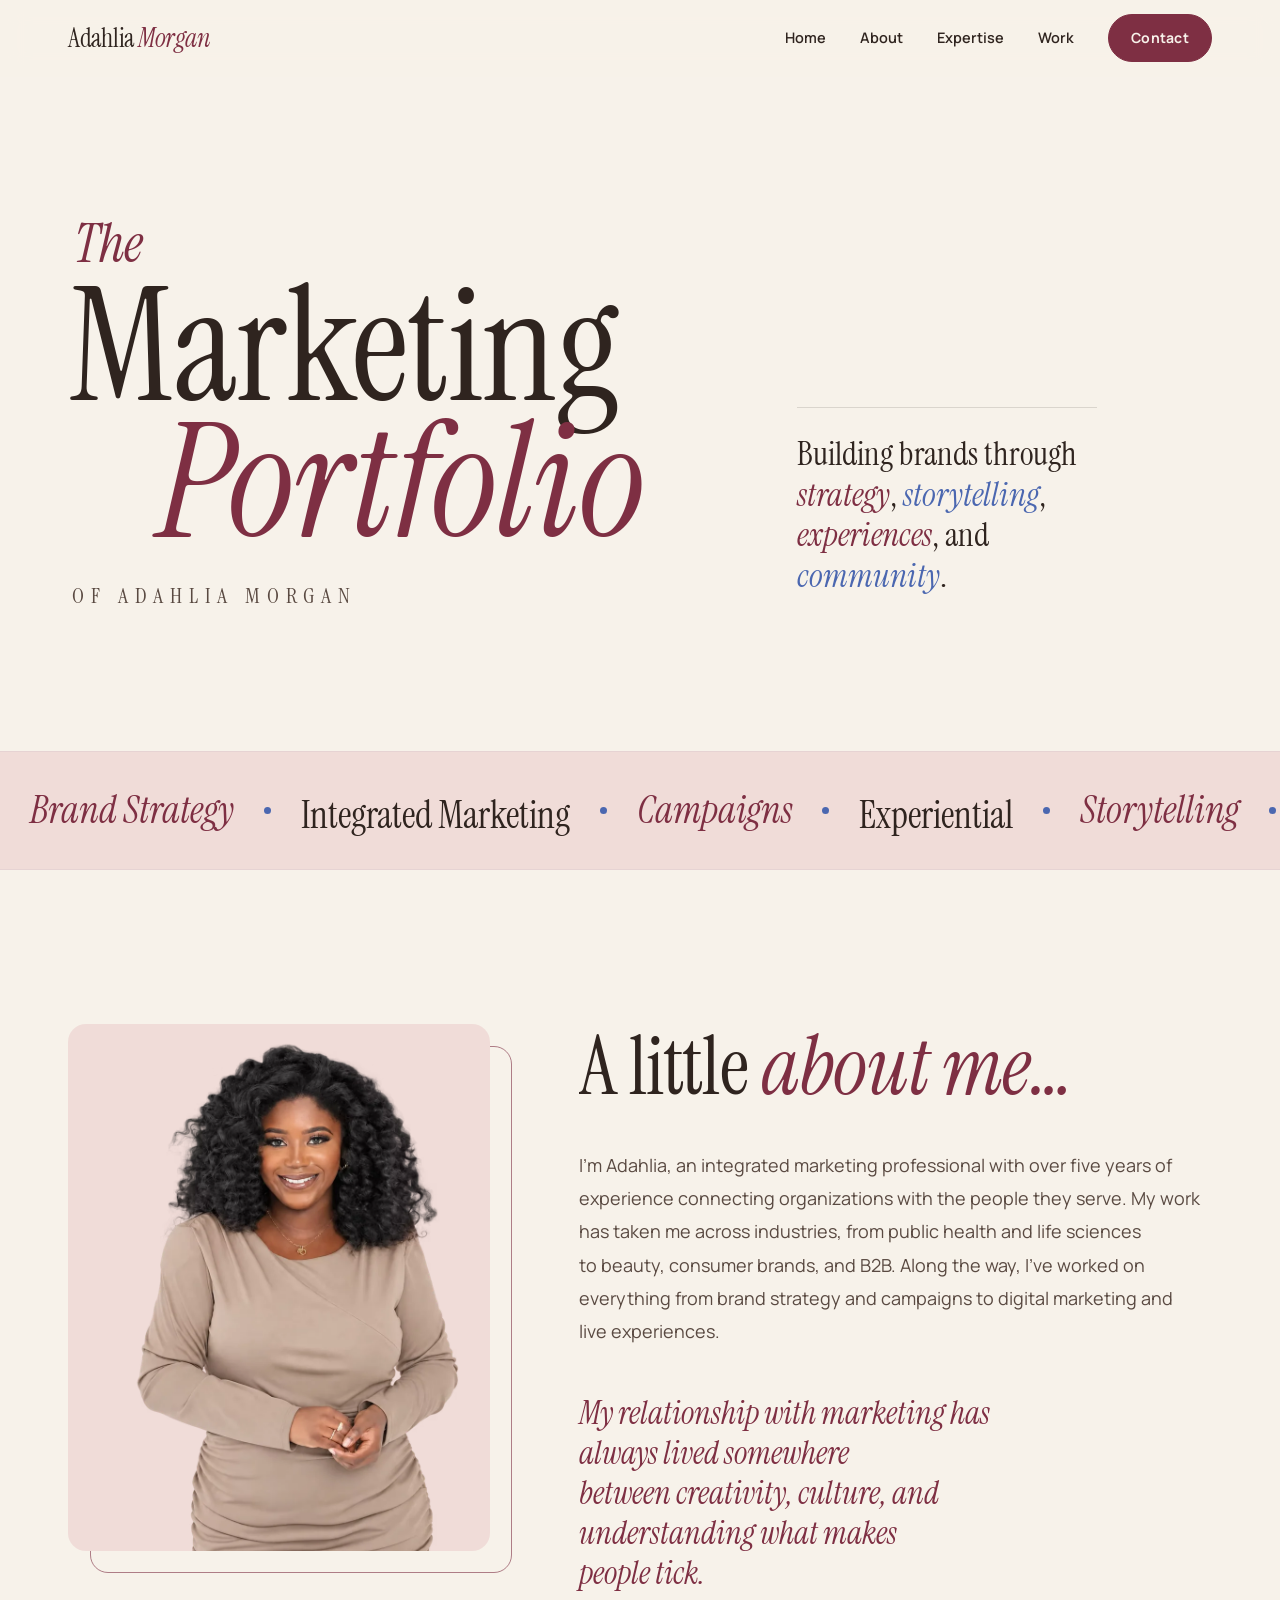
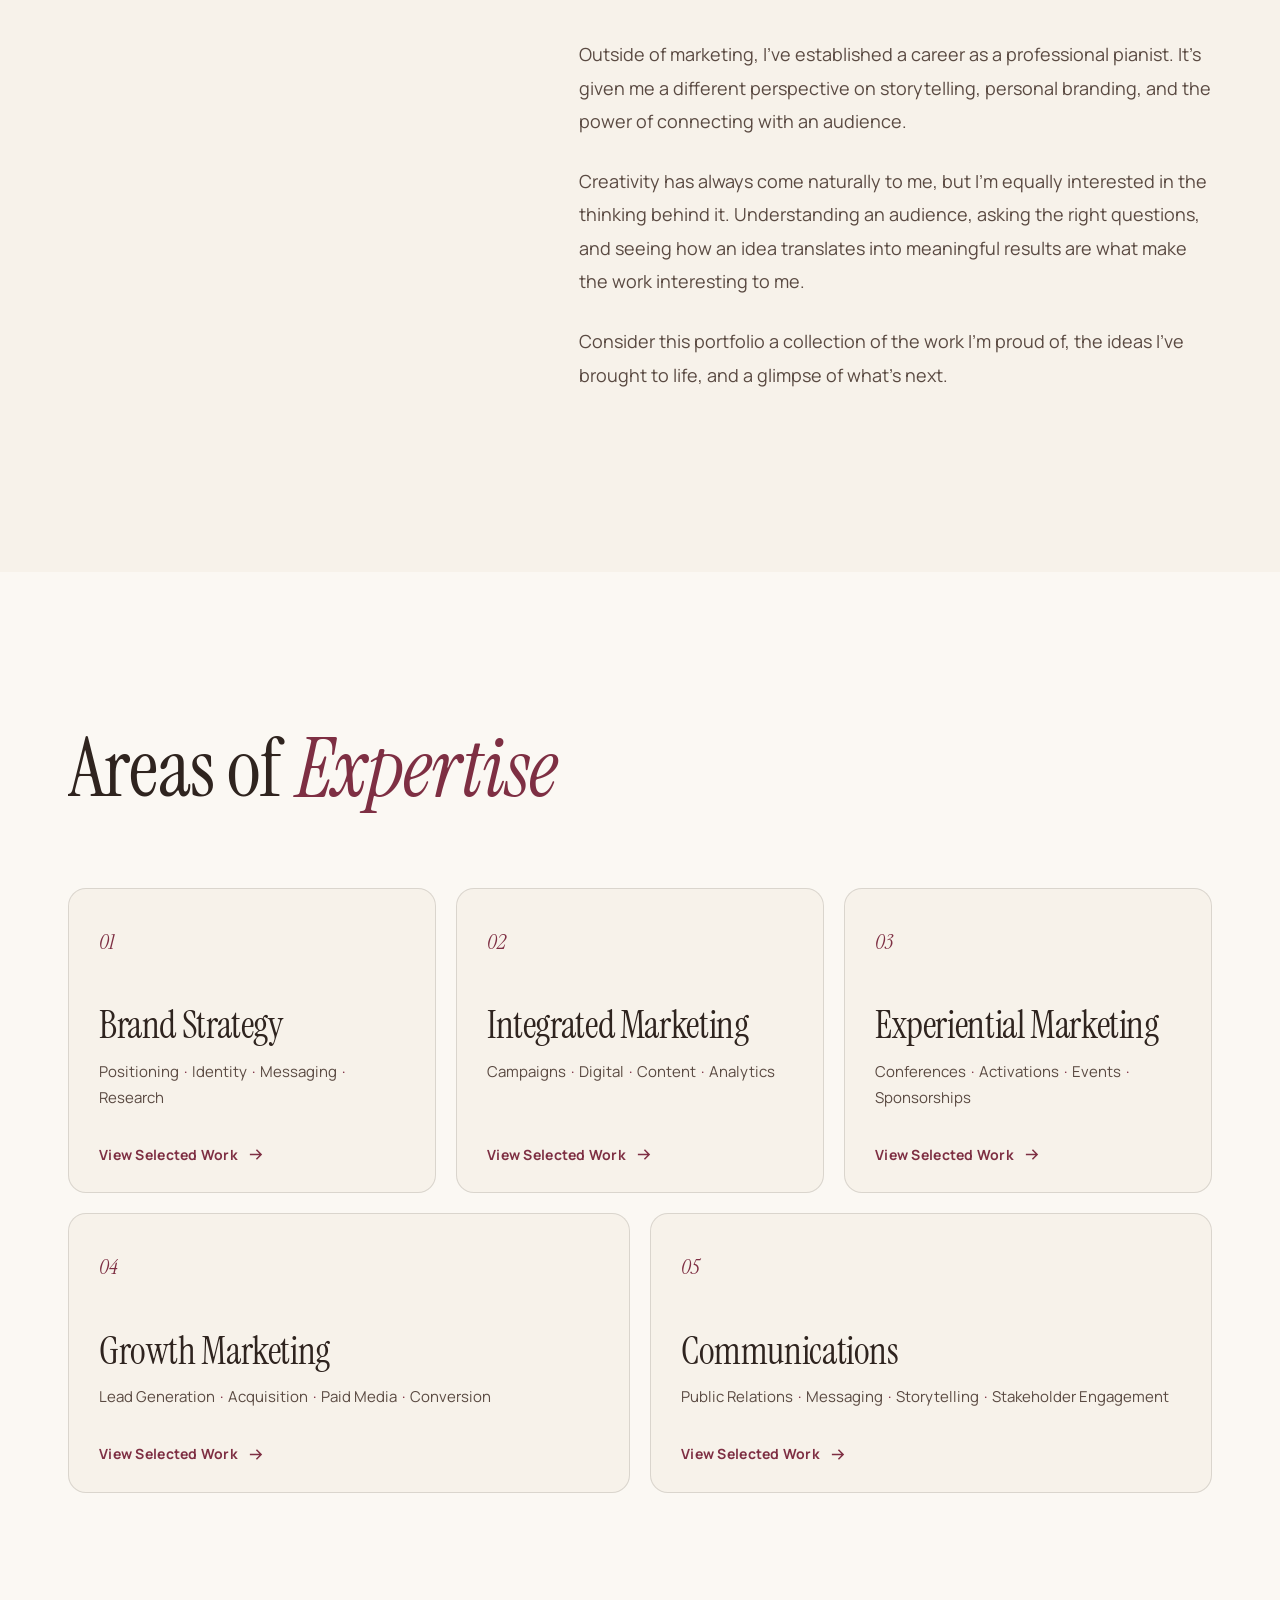
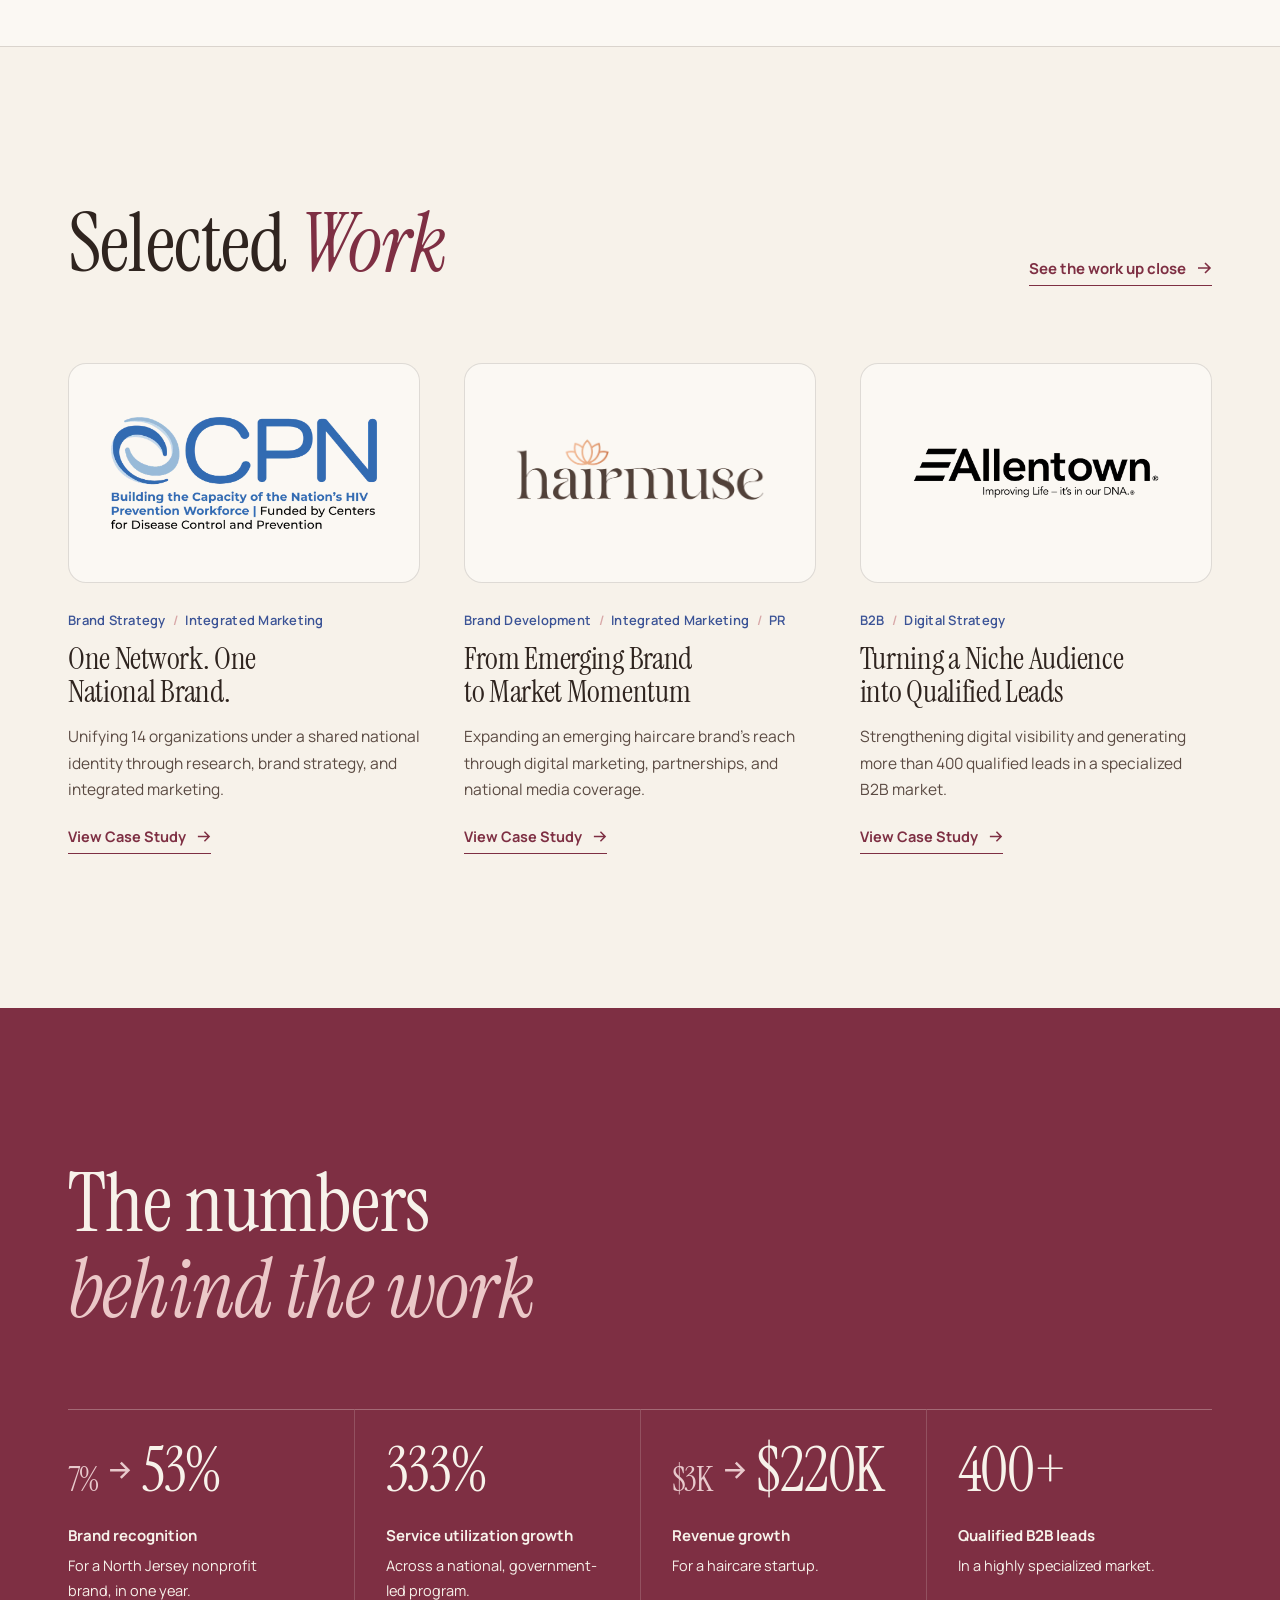
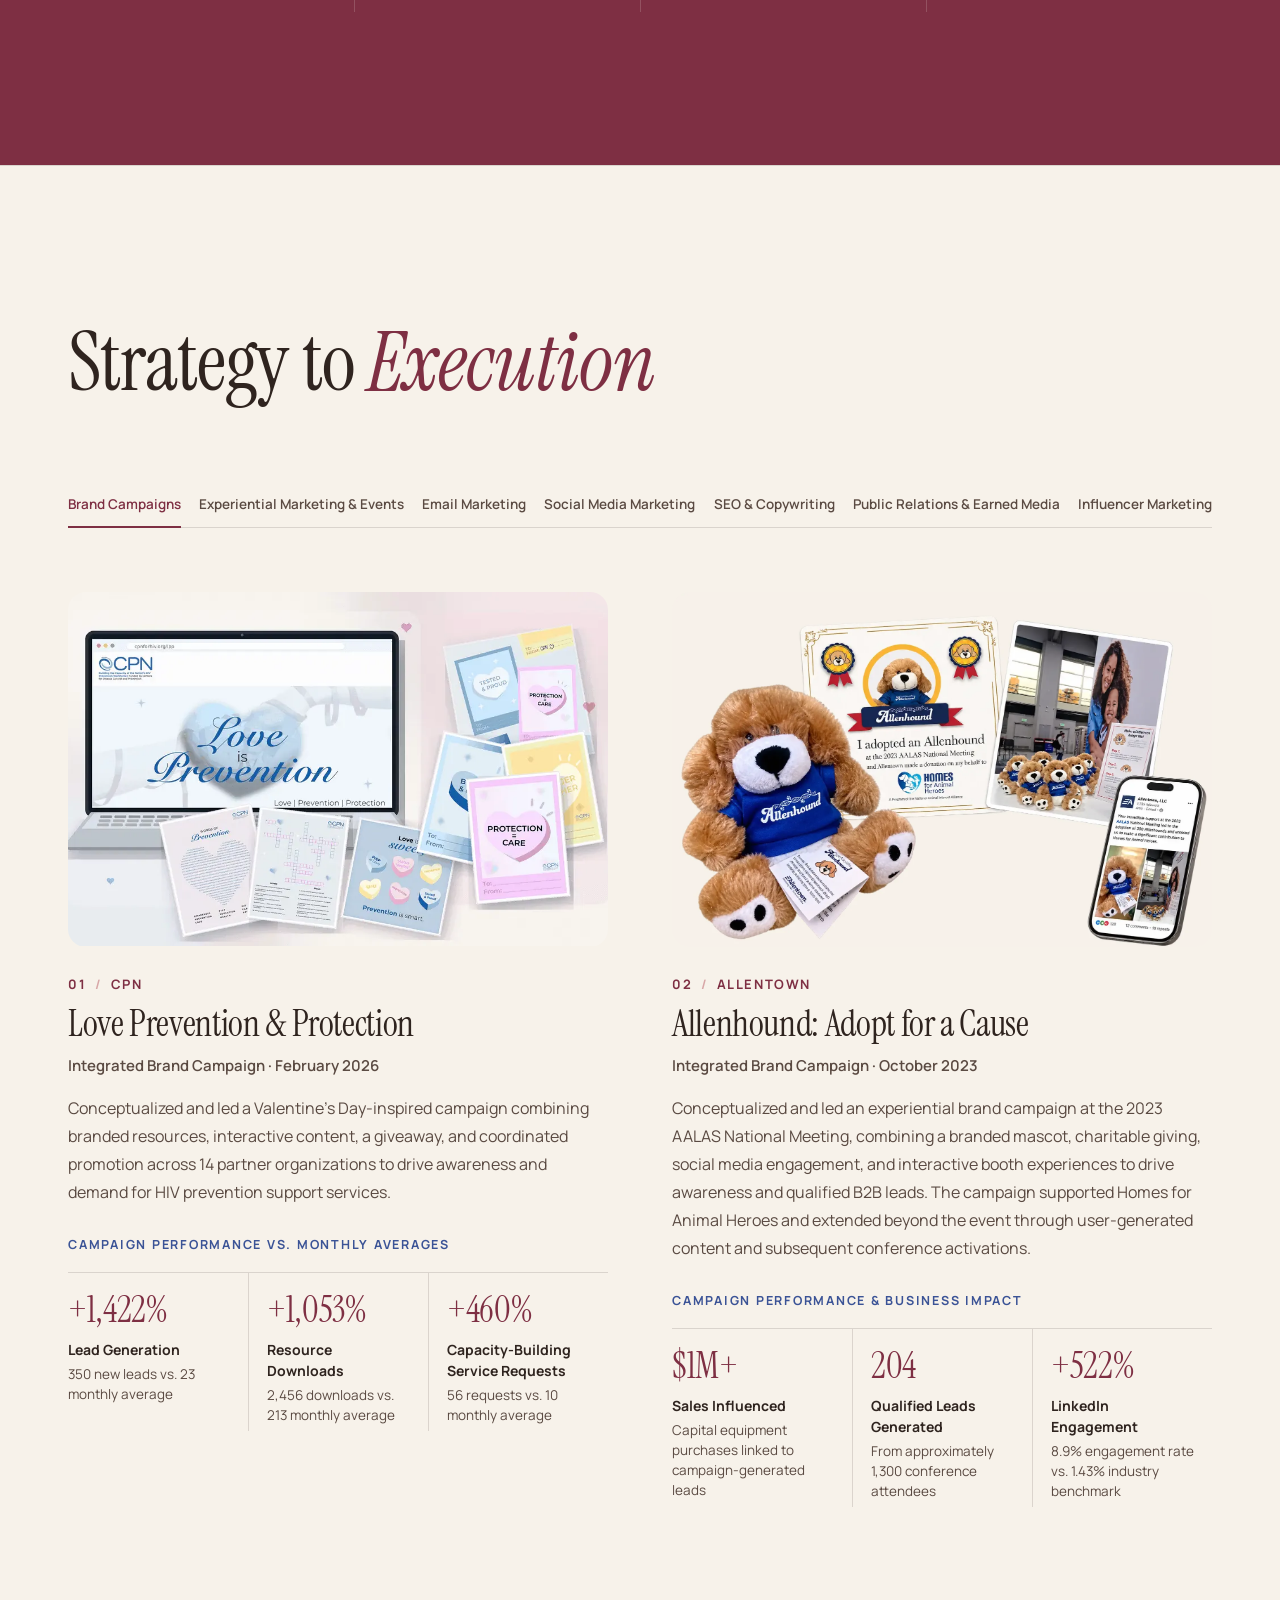
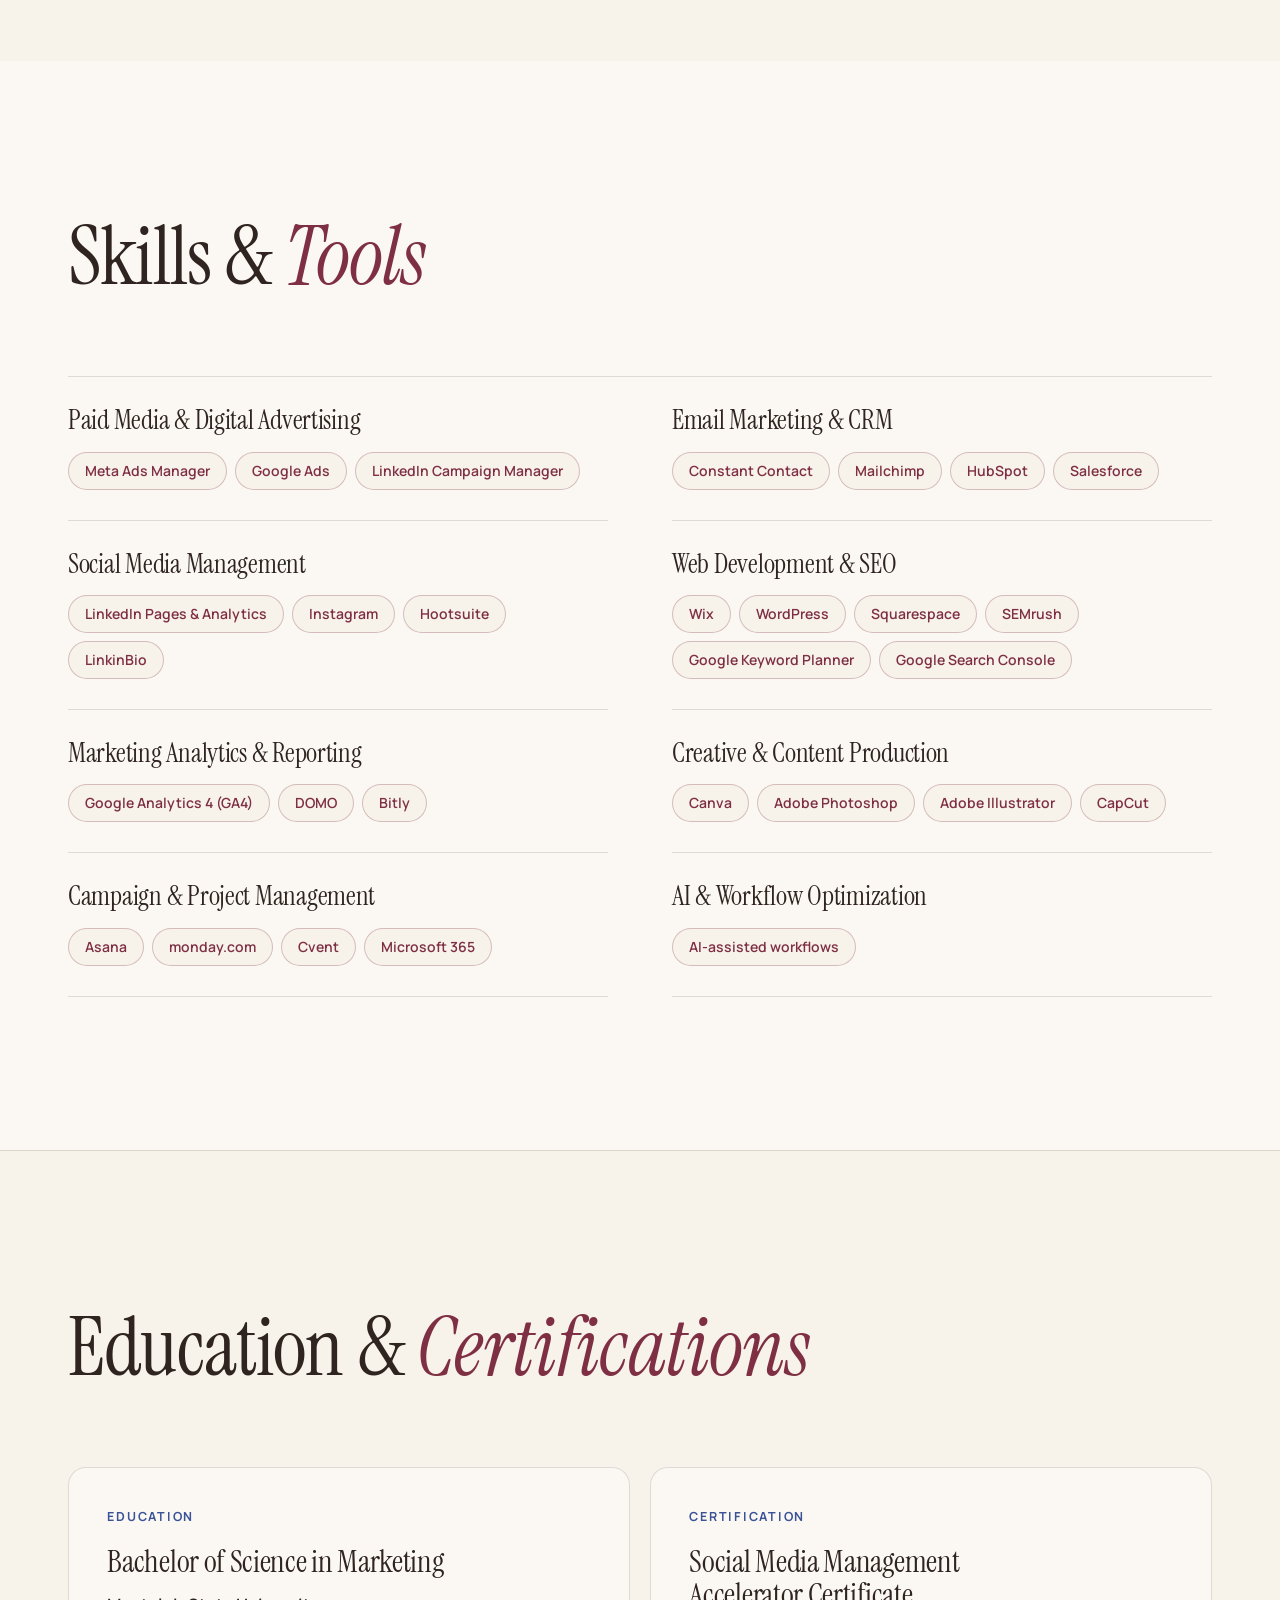
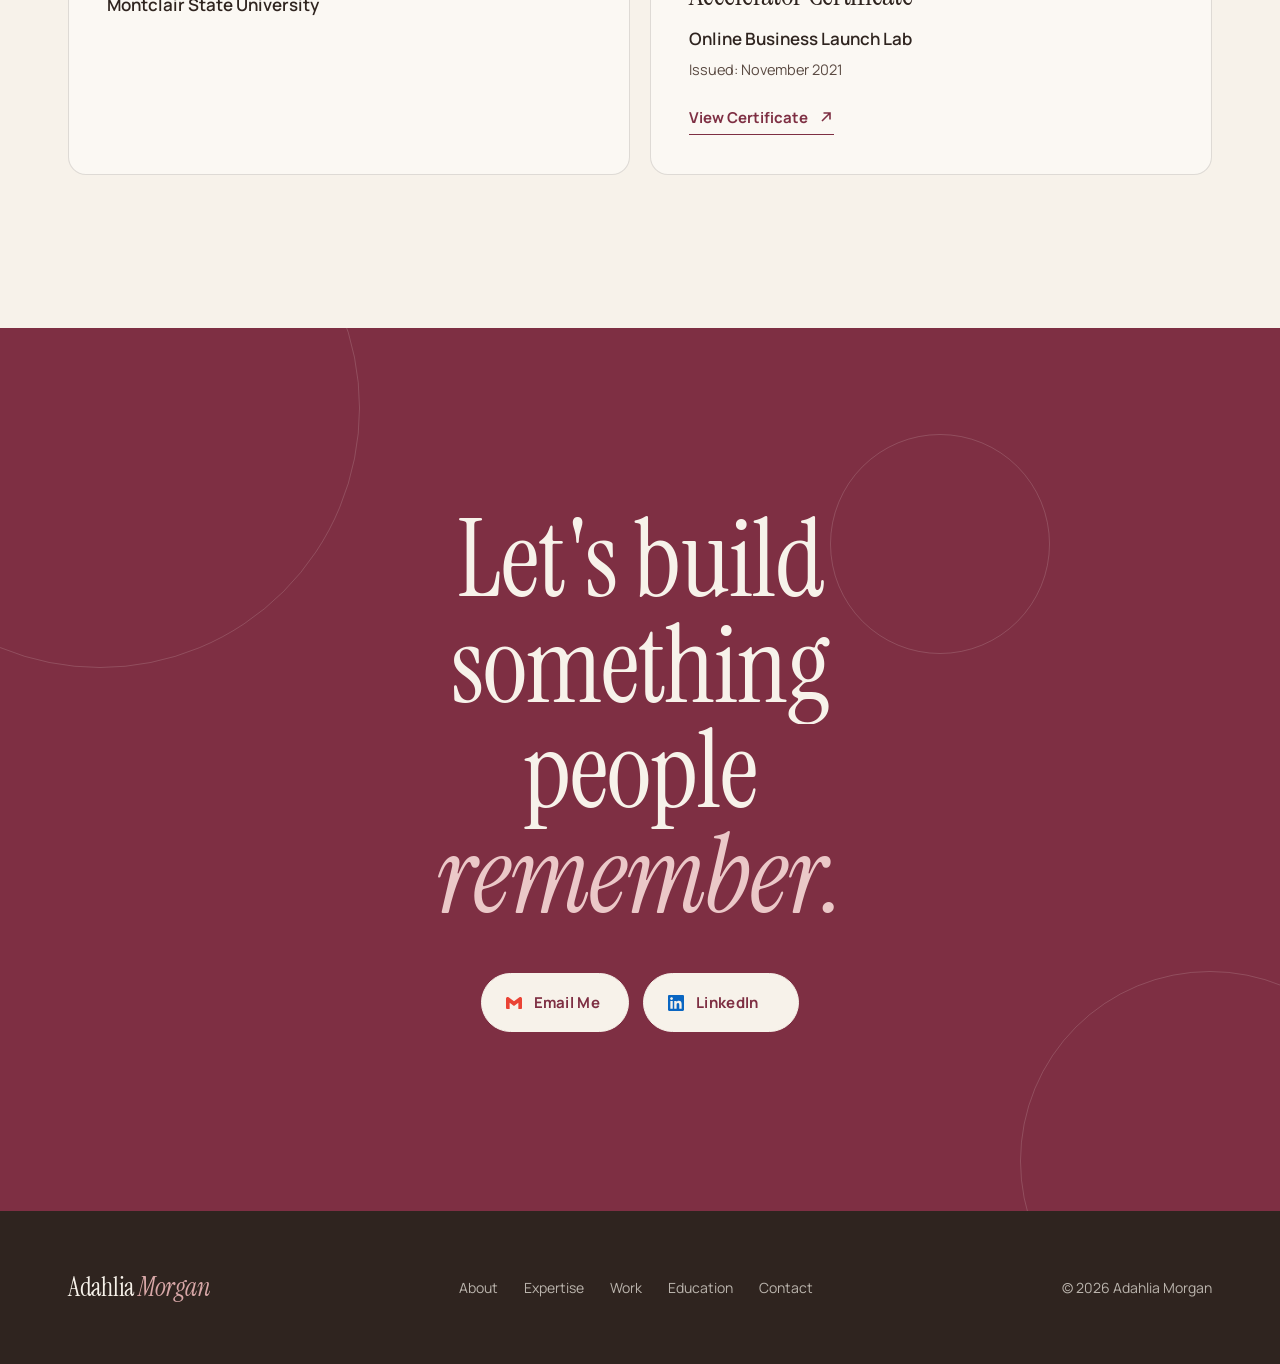
<file: index.html>
<!doctype html>
<html lang="en">
<head>
  <meta charset="utf-8">
  <meta name="viewport" content="width=device-width, initial-scale=1">
  <title>The Marketing Portfolio of Adahlia Morgan</title>
  <meta name="description" content="Integrated marketer with 5+ years of experience building brands through strategy, storytelling, experiences, and community across public health, life sciences, beauty, consumer, and B2B.">
  <meta property="og:title" content="The Marketing Portfolio of Adahlia Morgan">
  <meta property="og:description" content="Building brands through strategy, storytelling, experiences, and community.">
  <meta property="og:image" content="assets/img/cpn-identity-collage.webp">
  <meta name="theme-color" content="#F7F2EA">
  <link rel="icon" href="assets/img/favicon.svg" type="image/svg+xml">
  <link rel="preconnect" href="https://fonts.googleapis.com">
  <link rel="preconnect" href="https://fonts.gstatic.com" crossorigin>
  <link href="https://fonts.googleapis.com/css2?family=Instrument+Serif:ital@0;1&family=Manrope:wght@400;500;600;700;800&display=swap" rel="stylesheet">
  <link rel="stylesheet" href="assets/css/style.css">
</head>
<body id="top">
  <a class="skip" href="#main">Skip to content</a>

  <header class="site-header">
    <div class="wrap">
      <a class="logo" href="#top" aria-label="Adahlia Morgan, home">Adahlia <span>Morgan</span></a>
      <button class="nav-toggle" aria-label="Menu" aria-expanded="false" aria-controls="site-nav"><span></span></button>
      <nav class="nav" id="site-nav" aria-label="Main">
        <a href="#top">Home</a>
        <a href="#about">About</a>
        <a href="#expertise">Expertise</a>
        <a href="#work">Work</a>
        <a class="btn" href="#contact">Contact</a>
      </nav>
    </div>
  </header>

  <main id="main">
    <!-- 1. HERO -->
    <section class="hero" aria-labelledby="hero-title">
      <div class="wrap">
        <h1 class="hero-title" id="hero-title" aria-label="The Marketing Portfolio of Adahlia Morgan">
          <span class="ht-the" data-progressive aria-hidden="true">The</span>
          <span class="ht-big" data-progressive aria-hidden="true">Marketing</span>
          <span class="ht-big ht-big--2" data-progressive aria-hidden="true">Portfolio</span>
          <span class="ht-of" data-progressive aria-hidden="true">of Adahlia Morgan</span>
        </h1>
        <p class="hero-tagline" data-reveal="fade" style="--d:1.1s">Building brands through <em class="accent">strategy</em>, <em class="accent-blue">storytelling</em>, <em class="accent">experiences</em>, and <em class="accent-blue">community</em>.</p>
      </div>
    </section>

    <!-- 2. FLOATING WORDS -->
    <div class="marquee" aria-label="Marketing disciplines">
      <div class="marquee-track" aria-hidden="true">
        <div class="marquee-group">
          <span class="marquee-item">Brand Strategy</span><span class="marquee-dot"></span>
          <span class="marquee-item">Integrated Marketing</span><span class="marquee-dot"></span>
          <span class="marquee-item">Campaigns</span><span class="marquee-dot"></span>
          <span class="marquee-item">Experiential</span><span class="marquee-dot"></span>
          <span class="marquee-item">Storytelling</span><span class="marquee-dot"></span>
          <span class="marquee-item">Communications</span><span class="marquee-dot"></span>
        </div>
        <div class="marquee-group">
          <span class="marquee-item">Brand Strategy</span><span class="marquee-dot"></span>
          <span class="marquee-item">Integrated Marketing</span><span class="marquee-dot"></span>
          <span class="marquee-item">Campaigns</span><span class="marquee-dot"></span>
          <span class="marquee-item">Experiential</span><span class="marquee-dot"></span>
          <span class="marquee-item">Storytelling</span><span class="marquee-dot"></span>
          <span class="marquee-item">Communications</span><span class="marquee-dot"></span>
        </div>
      </div>
    </div>

    <!-- 3. ABOUT -->
    <section class="section" id="about">
      <div class="wrap about">
        <div class="about-portrait" data-reveal>
          <div class="frame">
            <img src="assets/img/adahlia-headshot.webp" width="900" height="1122" alt="Portrait of Adahlia Morgan smiling, wearing a taupe dress">
          </div>
        </div>
        <div class="about-copy">
          <h2 data-split>A little <em class="accent">about me…</em></h2>
          <p data-reveal>I'm Adahlia, an integrated marketing professional with over five years of experience connecting organizations with the people they serve. My work has taken me across industries, from public health and life sciences to beauty, consumer brands, and B2B. Along the way, I've worked on everything from brand strategy and campaigns to digital marketing and live experiences.</p>
          <p class="about-pull" data-reveal>My relationship with marketing has always lived somewhere between creativity, culture, and understanding what makes people tick.</p>
          <p data-reveal>Outside of marketing, I've established a career as a professional pianist. It's given me a different perspective on storytelling, personal branding, and the power of connecting with an audience.</p>
          <p data-reveal>Creativity has always come naturally to me, but I'm equally interested in the thinking behind it. Understanding an audience, asking the right questions, and seeing how an idea translates into meaningful results are what make the work interesting to me.</p>
          <p data-reveal>Consider this portfolio a collection of the work I'm proud of, the ideas I've brought to life, and a glimpse of what's next.</p>
        </div>
      </div>
    </section>

    <!-- 4. AREAS OF EXPERTISE -->
    <section class="section section--warm" id="expertise">
      <div class="wrap">
        <h2 class="section-title" data-split>Areas of <em class="accent">Expertise</em></h2>
        <div class="services" data-stagger="0.08">
          <a class="service" href="#work">
            <span class="service-num">01</span>
            <h3>Brand Strategy</h3>
            <p>Positioning <span>·</span> Identity <span>·</span> Messaging <span>·</span> Research</p>
            <span class="service-cta">View Selected Work <svg viewBox="0 0 16 16" fill="none" stroke="currentColor" stroke-width="1.6" aria-hidden="true"><path d="M2 8h12M9 3l5 5-5 5"/></svg></span>
          </a>
          <a class="service" href="#work">
            <span class="service-num">02</span>
            <h3>Integrated Marketing</h3>
            <p>Campaigns <span>·</span> Digital <span>·</span> Content <span>·</span> Analytics</p>
            <span class="service-cta">View Selected Work <svg viewBox="0 0 16 16" fill="none" stroke="currentColor" stroke-width="1.6" aria-hidden="true"><path d="M2 8h12M9 3l5 5-5 5"/></svg></span>
          </a>
          <a class="service" href="#work">
            <span class="service-num">03</span>
            <h3>Experiential Marketing</h3>
            <p>Conferences <span>·</span> Activations <span>·</span> Events <span>·</span> Sponsorships</p>
            <span class="service-cta">View Selected Work <svg viewBox="0 0 16 16" fill="none" stroke="currentColor" stroke-width="1.6" aria-hidden="true"><path d="M2 8h12M9 3l5 5-5 5"/></svg></span>
          </a>
          <a class="service" href="#work">
            <span class="service-num">04</span>
            <h3>Growth Marketing</h3>
            <p>Lead Generation <span>·</span> Acquisition <span>·</span> Paid Media <span>·</span> Conversion</p>
            <span class="service-cta">View Selected Work <svg viewBox="0 0 16 16" fill="none" stroke="currentColor" stroke-width="1.6" aria-hidden="true"><path d="M2 8h12M9 3l5 5-5 5"/></svg></span>
          </a>
          <a class="service" href="#work">
            <span class="service-num">05</span>
            <h3>Communications</h3>
            <p>Public Relations <span>·</span> Messaging <span>·</span> Storytelling <span>·</span> Stakeholder Engagement</p>
            <span class="service-cta">View Selected Work <svg viewBox="0 0 16 16" fill="none" stroke="currentColor" stroke-width="1.6" aria-hidden="true"><path d="M2 8h12M9 3l5 5-5 5"/></svg></span>
          </a>
        </div>
      </div>
    </section>

    <!-- 5. SELECTED WORK -->
    <section class="section" id="work">
      <div class="wrap">
        <div class="section-head section-head--inline">
          <h2 data-split>Selected <em class="accent">Work</em></h2>
          <a class="link-arrow" href="#execution" data-reveal>See the work up close <svg viewBox="0 0 16 16" fill="none" stroke="currentColor" stroke-width="1.6" aria-hidden="true"><path d="M2 8h12M9 3l5 5-5 5"/></svg></a>
        </div>
        <div class="cases" data-stagger="0.1">
          <a class="case" href="work/cpn.html">
            <div class="case-logo"><img src="assets/img/logo-cpn.webp" width="900" height="381" alt="CPN logo" loading="lazy"></div>
            <p class="case-tags">Brand Strategy <span>/</span> Integrated Marketing</p>
            <h3>One Network. One National Brand.</h3>
            <p class="case-summary">Unifying 14 organizations under a shared national identity through research, brand strategy, and integrated marketing.</p>
            <span class="case-cta">View Case Study <svg viewBox="0 0 16 16" fill="none" stroke="currentColor" stroke-width="1.6" aria-hidden="true"><path d="M2 8h12M9 3l5 5-5 5"/></svg></span>
          </a>
          <a class="case" href="work/hairmuse.html">
            <div class="case-logo"><img src="assets/img/logo-hairmuse-dark.webp" width="1200" height="355" alt="Hairmuse logo" loading="lazy"></div>
            <p class="case-tags">Brand Development <span>/</span> Integrated Marketing <span>/</span> PR</p>
            <h3>From Emerging Brand to Market Momentum</h3>
            <p class="case-summary">Expanding an emerging haircare brand's reach through digital marketing, partnerships, and national media coverage.</p>
            <span class="case-cta">View Case Study <svg viewBox="0 0 16 16" fill="none" stroke="currentColor" stroke-width="1.6" aria-hidden="true"><path d="M2 8h12M9 3l5 5-5 5"/></svg></span>
          </a>
          <a class="case" href="work/allentown.html">
            <div class="case-logo"><img src="assets/img/logo-allentown.webp" width="900" height="239" alt="Allentown logo" loading="lazy"></div>
            <p class="case-tags">B2B <span>/</span> Digital Strategy</p>
            <h3>Turning a Niche Audience into Qualified Leads</h3>
            <p class="case-summary">Strengthening digital visibility and generating more than 400 qualified leads in a specialized B2B market.</p>
            <span class="case-cta">View Case Study <svg viewBox="0 0 16 16" fill="none" stroke="currentColor" stroke-width="1.6" aria-hidden="true"><path d="M2 8h12M9 3l5 5-5 5"/></svg></span>
          </a>
        </div>
      </div>
    </section>

    <!-- 6. THE NUMBERS BEHIND THE WORK -->
    <section class="section section--wine" id="results">
      <div class="wrap">
        <h2 class="section-title" data-split>The numbers<br><em>behind the work</em></h2>
        <div class="results" data-stagger="0.08">
          <div class="result">
            <div class="result-figure"><span class="from">7%</span><svg class="arrow" viewBox="0 0 16 16" fill="none" stroke="currentColor" stroke-width="1.6" aria-label="to"><path d="M2 8h12M9 3l5 5-5 5"/></svg><span class="to" data-count="53" data-suffix="%">53%</span></div>
            <p class="result-label">Brand recognition</p>
            <p>For a North Jersey nonprofit brand, in one year.</p>
          </div>
          <div class="result">
            <div class="result-figure"><span class="to" data-count="333" data-suffix="%">333%</span></div>
            <p class="result-label">Service utilization growth</p>
            <p>Across a national, government-led program.</p>
          </div>
          <div class="result">
            <div class="result-figure"><span class="from">$3K</span><svg class="arrow" viewBox="0 0 16 16" fill="none" stroke="currentColor" stroke-width="1.6" aria-label="to"><path d="M2 8h12M9 3l5 5-5 5"/></svg><span class="to" data-count="220" data-prefix="$" data-suffix="K">$220K</span></div>
            <p class="result-label">Revenue growth</p>
            <p>For a haircare startup.</p>
          </div>
          <div class="result">
            <div class="result-figure"><span class="to" data-count="400" data-suffix="+">400+</span></div>
            <p class="result-label">Qualified B2B leads</p>
            <p>In a highly specialized market.</p>
          </div>
        </div>
      </div>
    </section>

    <!-- 7. STRATEGY TO EXECUTION (single visual showcase, one tab per discipline) -->
    <section class="section" id="execution">
      <div class="wrap">
        <h2 class="section-title" data-split>Strategy to <em class="accent">Execution</em></h2>
        <div class="stx" data-tabs>
          <div class="gallery-tabs" role="tablist" aria-label="Work by discipline">
            <button class="gallery-tab" type="button" role="tab" id="tab-brand" aria-controls="stx-brand" aria-selected="true">Brand Campaigns</button>
            <button class="gallery-tab" type="button" role="tab" id="tab-experiential" aria-controls="stx-experiential" aria-selected="false" tabindex="-1">Experiential Marketing &amp; Events</button>
            <button class="gallery-tab" type="button" role="tab" id="tab-email" aria-controls="stx-email" aria-selected="false" tabindex="-1">Email Marketing</button>
            <button class="gallery-tab" type="button" role="tab" id="tab-social" aria-controls="stx-social" aria-selected="false" tabindex="-1">Social Media Marketing</button>
            <button class="gallery-tab" type="button" role="tab" id="tab-seo" aria-controls="stx-seo" aria-selected="false" tabindex="-1">SEO &amp; Copywriting</button>
            <button class="gallery-tab" type="button" role="tab" id="tab-pr" aria-controls="stx-pr" aria-selected="false" tabindex="-1">Public Relations &amp; Earned Media</button>
            <button class="gallery-tab" type="button" role="tab" id="tab-influencer" aria-controls="stx-influencer" aria-selected="false" tabindex="-1">Influencer Marketing</button>
          </div>

          <!-- Brand Campaigns -->
          <div class="stx-panel" role="tabpanel" id="stx-brand" aria-labelledby="tab-brand" tabindex="0">
            <div class="wc-grid">
              <article class="wc">
                <button class="wc-media" type="button" data-lightbox data-src="assets/video/brand-love-prevention.mp4" data-type="video" aria-label="Enlarge: Love Prevention &amp; Protection campaign">
                  <video src="assets/video/brand-love-prevention.mp4" poster="assets/img/brand-love-prevention-poster.webp" muted loop playsinline autoplay data-loop preload="none" aria-hidden="true"></video>
                </button>
                <p class="wc-meta">01 <span>/</span> CPN</p>
                <h3 class="wc-title">Love Prevention &amp; Protection</h3>
                <p class="wc-sub">Integrated Brand Campaign · February 2026</p>
                <p class="wc-desc">Conceptualized and led a Valentine's Day-inspired campaign combining branded resources, interactive content, a giveaway, and coordinated promotion across 14 partner organizations to drive awareness and demand for HIV prevention support services.</p>
                <p class="stat-head">Campaign Performance vs. Monthly Averages</p>
                <dl class="stat-row">
                  <div><dt>+1,422%</dt><dd><b>Lead Generation</b>350 new leads vs. 23 monthly average</dd></div>
                  <div><dt>+1,053%</dt><dd><b>Resource Downloads</b>2,456 downloads vs. 213 monthly average</dd></div>
                  <div><dt>+460%</dt><dd><b>Capacity-Building Service Requests</b>56 requests vs. 10 monthly average</dd></div>
                </dl>
              </article>
              <article class="wc">
                <button class="wc-media" type="button" data-lightbox data-src="assets/img/brand-allenhound.webp" aria-label="Enlarge: Allenhound: Adopt for a Cause campaign">
                  <img src="assets/img/brand-allenhound.webp" width="1536" height="1024" loading="lazy" alt="Allenhound campaign: branded plush mascot, adoption certificate, booth display, and LinkedIn post">
                </button>
                <p class="wc-meta">02 <span>/</span> Allentown</p>
                <h3 class="wc-title">Allenhound: Adopt for a Cause</h3>
                <p class="wc-sub">Integrated Brand Campaign · October 2023</p>
                <p class="wc-desc">Conceptualized and led an experiential brand campaign at the 2023 AALAS National Meeting, combining a branded mascot, charitable giving, social media engagement, and interactive booth experiences to drive awareness and qualified B2B leads. The campaign supported Homes for Animal Heroes and extended beyond the event through user-generated content and subsequent conference activations.</p>
                <p class="stat-head">Campaign Performance &amp; Business Impact</p>
                <dl class="stat-row">
                  <div><dt>$1M+</dt><dd><b>Sales Influenced</b>Capital equipment purchases linked to campaign-generated leads</dd></div>
                  <div><dt>204</dt><dd><b>Qualified Leads Generated</b>From approximately 1,300 conference attendees</dd></div>
                  <div><dt>+522%</dt><dd><b>LinkedIn Engagement</b>8.9% engagement rate vs. 1.43% industry benchmark</dd></div>
                </dl>
              </article>
            </div>
          </div>

          <!-- Experiential Marketing & Events -->
          <div class="stx-panel" role="tabpanel" id="stx-experiential" aria-labelledby="tab-experiential" tabindex="0" hidden>
            <p class="stx-intro">Developed and executed experiential marketing strategies across national conferences, trade shows, and virtual events. Led event positioning, partnership development, sponsorship activations, promotional campaigns, and interactive brand experiences designed to increase visibility, strengthen industry relationships, and drive audience engagement.</p>

            <article class="xp">
              <div class="xp-head">
                <div>
                  <p class="wc-meta">01 <span>/</span> CPN</p>
                  <h3 class="xp-title">National Conference &amp; Experiential Marketing</h3>
                </div>
                <div>
                  <p class="wc-desc">Led strategic planning and execution for CPN's national conference presence, coordinating a collaborative village experience featuring 14 partner organizations. Developed interactive brand activations, including the Commitment to Zero experience, while managing conference partnerships, sponsorship opportunities, editorial placements, networking activities, and event operations to strengthen visibility and engagement.</p>
                  <div class="role-line"><span class="role-label">My Role</span><ul class="chips"><li>Original Concept &amp; Creative Direction</li><li>Conference Strategy</li><li>14-Partner Coordination</li><li>Sponsorships &amp; Editorial</li><li>Experiential Activations</li><li>End-to-End Execution</li></ul></div>
                </div>
              </div>
              <div class="mosaic">
                <button class="tile tile--hero" type="button" data-lightbox data-src="assets/img/exp-cpn-village-entrance.webp"><img src="assets/img/exp-cpn-village-entrance.webp" width="1600" height="1067" loading="lazy" alt="Entrance to the CPN Village exhibit hall at the conference"></button>
                <button class="tile tile--wide" type="button" data-lightbox data-src="assets/img/exp-cpn-commitment-mural.webp"><img src="assets/img/exp-cpn-commitment-mural.webp" width="1024" height="768" loading="lazy" alt="Two attendees in front of the 'What is your Commitment to Zero?' mural"></button>
                <button class="tile" type="button" data-lightbox data-src="assets/img/exp-cpn-commitment-wall.webp"><img src="assets/img/exp-cpn-commitment-wall.webp" width="1600" height="1067" loading="lazy" alt="Attendee in a CPN shirt adding a pledge card to the Commitment to Zero wall"></button>
                <button class="tile tile--tall" type="button" data-lightbox data-src="assets/img/exp-cpn-times-stand.webp"><img src="assets/img/exp-cpn-times-stand.webp" width="1067" height="1600" loading="lazy" alt="CPN Times newspaper on display at the CPN Village"></button>
                <button class="tile" type="button" data-lightbox data-src="assets/img/exp-cpn-speaker.webp"><img src="assets/img/exp-cpn-speaker.webp" width="1600" height="1067" loading="lazy" alt="Presenter speaking to the audience at a CPN session"></button>
                <button class="tile" type="button" data-lightbox data-src="assets/img/exp-cpn-audience.webp"><img src="assets/img/exp-cpn-audience.webp" width="1600" height="1067" loading="lazy" alt="Audience members applauding during a CPN conference session"></button>
                <button class="tile tile--tall" type="button" data-lightbox data-src="assets/img/exp-cpn-together-to-zero.webp"><img src="assets/img/exp-cpn-together-to-zero.webp" width="1067" height="1600" loading="lazy" alt="'Together to Zero, Ending HIV' branded sign at the CPN booth"></button>
                <button class="tile" type="button" data-lightbox data-src="assets/img/exp-cpn-stakeholders.webp"><img src="assets/img/exp-cpn-stakeholders.webp" width="1600" height="1067" loading="lazy" alt="Partners and stakeholders seated together at the conference"></button>
                <button class="tile tile--tall" type="button" data-lightbox data-src="assets/img/exp-cpn-branded-touchpoints.webp"><img src="assets/img/exp-cpn-branded-touchpoints.webp" width="1067" height="1600" loading="lazy" alt="CPN branded materials and commitment cards on the booth table"></button>
                <button class="tile tile--tall" type="button" data-lightbox data-src="assets/img/exp-cpn-times-reader.webp"><img src="assets/img/exp-cpn-times-reader.webp" width="1067" height="1600" loading="lazy" alt="Attendee holding a copy of the CPN Times in the CPN Village"></button>
                <button class="tile" type="button" data-lightbox data-src="assets/img/exp-cpn-resource-guide.webp"><img src="assets/img/exp-cpn-resource-guide.webp" width="1600" height="1067" loading="lazy" alt="Open CPN resource guide showing training and technical assistance pages"></button>
                <button class="tile tile--tall" type="button" data-lightbox data-src="assets/img/exp-cpn-village-guests.webp"><img src="assets/img/exp-cpn-village-guests.webp" width="683" height="1024" loading="lazy" alt="Two attendees at the CPN Village entrance"></button>
                <button class="tile tile--tall" type="button" data-lightbox data-src="assets/img/exp-cpn-village-host.webp"><img src="assets/img/exp-cpn-village-host.webp" width="640" height="1024" loading="lazy" alt="CPN team member at the branded CPN Village booth"></button>
                <button class="tile tile--tall" type="button" data-lightbox data-src="assets/video/exp-cpn-times-paper.mp4" data-type="video"><img src="assets/img/exp-cpn-times-paper-poster.webp" width="1080" height="1350" loading="lazy" alt="Animated pages of the CPN Times conference newspaper"><span class="tile-play" aria-hidden="true"></span></button>
              </div>
            </article>

            <article class="xp">
              <div class="xp-head">
                <div>
                  <p class="wc-meta">02 <span>/</span> Allentown</p>
                  <h3 class="xp-title">B2B Trade Shows &amp; Event Marketing</h3>
                </div>
                <div>
                  <p class="wc-desc">Managed end-to-end trade show and event marketing operations, coordinating exhibit designers, production vendors, purchasing, and branded environments. Oversaw vendor quotes, promotional materials, representative apparel, and sales team schedules while managing sponsorships and Cvent-powered virtual event marketing to ensure consistent, professionally executed brand experiences.</p>
                  <div class="role-line"><span class="role-label">My Role</span><ul class="chips"><li>Event Strategy &amp; Production</li><li>Exhibit &amp; Vendor Management</li><li>Creative Direction</li><li>Purchasing &amp; Procurement</li><li>Sales Team Coordination</li><li>Sponsorship Management</li><li>Cvent Virtual Event Marketing</li></ul></div>
                </div>
              </div>
              <div class="mosaic">
                <button class="tile tile--hero" type="button" data-lightbox data-src="assets/img/exp-allentown-tradeshow.webp"><img src="assets/img/exp-allentown-tradeshow.webp" width="768" height="1024" loading="lazy" alt="Allentown sales team at a large trade show exhibit under a hanging Allentown sign" style="object-position:50% 60%"></button>
                <button class="tile tile--tall" type="button" data-lightbox data-src="assets/img/exp-allentown-exhibit.webp"><img src="assets/img/exp-allentown-exhibit.webp" width="1228" height="1600" loading="lazy" alt="Allentown team at a branded conference exhibit booth"></button>
                <button class="tile tile--tall" type="button" data-lightbox data-src="assets/img/exp-allentown-booth.webp"><img src="assets/img/exp-allentown-booth.webp" width="768" height="1024" loading="lazy" alt="Allentown representative at a tabletop exhibit with product displays"></button>
                <button class="tile tile--wide" type="button" data-lightbox data-src="assets/video/exp-allentown-aalas-wall.mp4" data-type="video"><img src="assets/img/exp-allentown-aalas-wall-poster.webp" width="960" height="540" loading="lazy" alt="Attendees holding 'Improving Life, it's in my DNA' signs at the Allentown and AALAS Foundation photo wall"><span class="tile-play" aria-hidden="true"></span></button>
                <button class="tile tile--tall" type="button" data-lightbox data-src="assets/video/exp-allentown-display.mp4" data-type="video"><img src="assets/img/exp-allentown-display-poster.webp" width="540" height="960" loading="lazy" alt="Illuminated Allentown product display at a trade show"><span class="tile-play" aria-hidden="true"></span></button>
              </div>
            </article>
          </div>

          <!-- Email Marketing -->
          <div class="stx-panel" role="tabpanel" id="stx-email" aria-labelledby="tab-email" tabindex="0" hidden>
            <div class="card-trio">
              <article class="card">
                <p class="card-label">Newsletter Preview</p>
                <button class="wc-media wc-media--contain" type="button" data-lightbox data-src="assets/video/email-zero-in.mp4" data-type="video" aria-label="Enlarge: Zero In newsletter">
                  <video src="assets/video/email-zero-in.mp4" poster="assets/img/email-zero-in-poster.webp" muted loop playsinline autoplay data-loop preload="none" aria-hidden="true"></video>
                </button>
                <h3 class="wc-title">Zero In Newsletter</h3>
                <p class="wc-sub">Email platform: Constant Contact</p>
                <button class="link-arrow card-link" type="button" data-lightbox-trigger="assets/video/email-zero-in.mp4">View Newsletter <svg viewBox="0 0 16 16" fill="none" stroke="currentColor" stroke-width="1.6" aria-hidden="true"><path d="M4 12 12 4M5.5 4H12v6.5"/></svg></button>
              </article>
              <article class="card">
                <p class="card-label">Key Highlights</p>
                <dl class="stat-grid">
                  <div><dt>43.5%</dt><dd>Average Open Rate</dd></div>
                  <div><dt>14.0%</dt><dd>Average Click Rate</dd></div>
                  <div><dt>27.3%</dt><dd>Peak Click Rate</dd></div>
                  <div><dt>12</dt><dd>Editions Reviewed</dd></div>
                </dl>
                <p class="stat-head">Vs. Nonprofit Benchmarks</p>
                <ul class="bench">
                  <li><span>Open Rate</span><b>43.5%</b><em>Benchmark 35.28%</em></li>
                  <li><span>Click Rate</span><b>14.0%</b><em>Benchmark 1.2%</em></li>
                </ul>
              </article>
              <article class="card">
                <p class="card-label">What I Did</p>
                <p class="stat-head">Strategy + Execution</p>
                <ul class="chips"><li>Create</li><li>Conceptualize</li><li>Design Direction</li><li>Copywriting</li><li>Email UX</li><li>CTA Strategy</li><li>Content Hierarchy</li><li>Performance Analysis</li></ul>
                <p class="wc-desc">Led the creation and execution of a national HIV prevention newsletter, Zero In, overseeing editorial strategy, copywriting, visual direction, email UX, strategic CTA placement, and performance optimization.</p>
              </article>
            </div>
          </div>

          <!-- Social Media Marketing -->
          <div class="stx-panel" role="tabpanel" id="stx-social" aria-labelledby="tab-social" tabindex="0" hidden>
            <p class="stx-intro">Managed social media channels for both brands, overseeing content creation, scheduling, and engagement. Captured and edited original photo and video content to highlight their services and strengthen the brand's online presence.</p>
            <ul class="chips chips--intro"><li>Content Strategy</li><li>Content Creation</li><li>Scheduling</li><li>Community Engagement</li><li>Photo &amp; Video Production</li></ul>
            <div class="wc-grid">
              <article class="wc wc--panel">
                <button class="wc-media wc-media--contain wc-media--blush" type="button" data-lightbox data-src="assets/img/social-kanti.webp" aria-label="Enlarge: Kanti Skin Care Instagram profile">
                  <img src="assets/img/social-kanti.webp" width="825" height="1100" loading="lazy" alt="Kanti Skin Care Instagram profile on an iPhone showing 9,413 followers">
                </button>
                <p class="wc-meta">Instagram</p>
                <h3 class="wc-title">Kanti Skin Care</h3>
                <p class="wc-sub">Organic Growth &amp; Content Strategy</p>
                <p class="stat-head">Key Results | Approx. 4 Months</p>
                <dl class="stat-grid">
                  <div><dt>9,413</dt><dd>Instagram Followers</dd></div>
                  <div><dt>+8,213</dt><dd>New Followers</dd></div>
                  <div><dt>684.4%</dt><dd>Audience Growth</dd></div>
                  <div><dt>1,542.6%</dt><dd>Increase in New Followers vs. Previous Year</dd></div>
                </dl>
                <p class="wc-desc">Developed and executed an organic Instagram content strategy that grew Kanti Skin Care's audience from 1,200 to 9,413 followers in approximately four months.</p>
                <ul class="chips"><li>Content Strategy</li><li>Brand Voice</li><li>Audience Growth</li><li>Engagement</li></ul>
              </article>
              <article class="wc wc--panel">
                <button class="wc-media wc-media--contain" type="button" data-lightbox data-src="assets/video/social-allentown-linkedin.mp4" data-type="video" aria-label="Enlarge: Allentown LinkedIn page">
                  <video src="assets/video/social-allentown-linkedin.mp4" poster="assets/img/social-allentown-linkedin-poster.webp" muted loop playsinline autoplay data-loop preload="none" aria-hidden="true"></video>
                </button>
                <p class="wc-meta">LinkedIn</p>
                <h3 class="wc-title">Allentown</h3>
                <p class="wc-sub">Organic LinkedIn Growth &amp; Integrated Campaigns</p>
                <p class="stat-head">Key Results</p>
                <dl class="stat-grid stat-grid--3">
                  <div><dt>0 → 3,500</dt><dd>LinkedIn Followers</dd></div>
                  <div><dt>200%+</dt><dd>Social Media Growth Across All Platforms: LinkedIn, Twitter, Instagram</dd></div>
                  <div><dt>100% Organic</dt><dd>No Paid Media</dd></div>
                </dl>
                <p class="wc-desc">Built Allentown's LinkedIn presence from the ground up through an organic strategy combining educational content, brand storytelling, and two integrated campaigns that transformed real-world experiences into opportunities for digital participation and engagement.</p>
                <ul class="chips"><li>Content Strategy</li><li>Integrated Campaigns</li><li>Brand Storytelling</li><li>Organic Growth</li></ul>
              </article>
            </div>
          </div>

          <!-- SEO & Copywriting -->
          <div class="stx-panel" role="tabpanel" id="stx-seo" aria-labelledby="tab-seo" tabindex="0" hidden>
            <p class="stx-lead">Search-informed content and <em>editorial storytelling</em></p>
            <div class="wc-grid">
              <article class="wc">
                <button class="wc-media wc-media--contain" type="button" data-lightbox data-src="assets/img/seo-allentown-blog.webp" aria-label="Enlarge: Allentown blog article">
                  <img src="assets/img/seo-allentown-blog.webp" width="469" height="539" loading="lazy" alt="Allentown blog article 'Chlorine Dioxide Gas: A Proven Decontamination Method for Research' on laptop and phone">
                </button>
                <p class="wc-meta">Allentown <span>/</span> SEO Strategy &amp; Content Marketing</p>
                <h3 class="wc-title">SEO-Driven Blog Content</h3>
                <p class="wc-desc">Developed search-optimized blog articles informed by keyword research using SEMrush and Google Keyword Planner. Applied on-page SEO best practices, including keyword targeting, metadata, internal linking, and content structure, to improve search discoverability and guide prospective customers toward lead-generation opportunities.</p>
                <ul class="chips"><li>Keyword Research</li><li>Search Intent</li><li>On-Page SEO</li><li>Content Strategy</li><li>Conversion-Focused CTAs</li></ul>
                <p class="wc-tools">Tools: SEMrush · Google Keyword Planner</p>
              </article>
              <article class="wc">
                <button class="wc-media" type="button" data-lightbox data-src="assets/img/seo-cpn-times.webp" aria-label="Enlarge: CPN Times newspaper">
                  <img src="assets/img/seo-cpn-times.webp" width="1600" height="1067" loading="lazy" alt="Printed copies of the CPN Times branded newspaper">
                </button>
                <p class="wc-meta">CPN <span>/</span> Editorial Copywriting &amp; Brand Storytelling</p>
                <h3 class="wc-title">CPN Times</h3>
                <p class="wc-desc">Conceptualized and authored <em>CPN Times</em>, a branded newspaper featuring stories gathered from 14 partner organizations. Transformed complex HIV prevention initiatives into compelling, audience-focused editorial content, with plans to repurpose the stories into SEO-optimized blog articles for CPN's upcoming website launch.</p>
                <ul class="chips"><li>Editorial Writing</li><li>Story Development</li><li>Content Coordination</li><li>SEO Repurposing</li></ul>
              </article>
            </div>
          </div>

          <!-- Public Relations & Earned Media -->
          <div class="stx-panel" role="tabpanel" id="stx-pr" aria-labelledby="tab-pr" tabindex="0" hidden>
            <div class="wc-grid">
              <article class="wc">
                <button class="wc-media" type="button" data-lightbox data-src="assets/img/pr-nymag-feature.webp" aria-label="Enlarge: New York Magazine feature">
                  <img src="assets/img/pr-nymag-feature.webp" width="1536" height="1024" loading="lazy" alt="New York Magazine 'Best of New York' feature naming HairMuse among the best hair braiders in New York">
                </button>
                <p class="wc-meta">Hairmuse</p>
                <h3 class="wc-title">National Editorial Features</h3>
                <p class="wc-desc">Developed and executed targeted media outreach, personally pitching and securing editorial features in <em>New York Magazine</em> and <em>The New York Times</em>. Crafted compelling brand narratives and advertising copy to strengthen Hairmuse's market positioning, increase visibility, and attract new clientele.</p>
                <div class="role-line"><span class="role-label">My Role</span><ul class="chips"><li>Media Pitching</li><li>Story Development</li><li>Editorial Outreach</li><li>Ad Copywriting</li><li>Brand Messaging</li><li>Earned Media</li></ul></div>
              </article>
              <article class="wc">
                <button class="wc-media" type="button" data-lightbox data-src="assets/img/pr-cpn-directory.webp" aria-label="Enlarge: 2026 CPN Directory launch">
                  <img src="assets/img/pr-cpn-directory.webp" width="1008" height="651" loading="lazy" alt="2026 CPN Directory and Resource Guide shown across print, website, email, press release, and social post">
                </button>
                <p class="wc-meta">CPN</p>
                <h3 class="wc-title">Strategic Communications &amp; Public Relations</h3>
                <p class="wc-desc">Co-wrote the 2026 CPN Directory and Resource Guide, a 50-page publication highlighting 14 HIV prevention capacity-building providers. Supported its national launch through press releases, dedicated email campaigns, landing page content, and executive communications, creating a cohesive, multichannel strategy to strengthen visibility and connect HIV prevention professionals with essential resources.</p>
                <div class="role-line"><span class="role-label">My Role</span><ul class="chips"><li>Editorial Writing</li><li>Press Releases</li><li>Public Relations</li><li>Email Communications</li><li>Campaign Messaging</li><li>Content Strategy</li></ul></div>
              </article>
            </div>
          </div>

          <!-- Influencer Marketing -->
          <div class="stx-panel" role="tabpanel" id="stx-influencer" aria-labelledby="tab-influencer" tabindex="0" hidden>
            <article class="wc wc--feature">
              <button class="wc-media" type="button" data-lightbox data-src="assets/video/influencer-hairmuse.mp4" data-type="video" aria-label="Enlarge: Hairmuse influencer marketing">
                <video src="assets/video/influencer-hairmuse.mp4" poster="assets/img/influencer-hairmuse-poster.webp" muted loop playsinline autoplay data-loop preload="none" aria-hidden="true"></video>
              </button>
              <div class="wc-body">
                <p class="wc-meta">Hairmuse <span>/</span> 2021–2022</p>
                <h3 class="wc-title">Strategic Influencer Partnerships</h3>
                <p class="wc-desc">Secured and managed influencer partnerships with Sai De Silva and Adi Oasis to expand brand awareness, drive engagement, and increase demand for Hairmuse's premium braiding services. Negotiated service-based collaborations in exchange for weekly Reels and Instagram Story promotions, managing influencer deliverables and campaign execution.</p>
                <p class="stat-head">Campaign Performance &amp; Business Impact</p>
                <dl class="stat-row">
                  <div><dt>+400%</dt><dd><b>Audience Engagement</b>Increase in social media engagement following collaborations</dd></div>
                  <div><dt>$100K</dt><dd><b>Braiding Service Revenue</b>First $100K milestone reached within 6 months of Sai De Silva partnership</dd></div>
                  <div><dt>Fully Booked</dt><dd><b>Appointment Demand</b>Appointment calendars filled through the remainder of both 2021 and 2022 following influencer activations</dd></div>
                </dl>
                <div class="role-line"><span class="role-label">My Role</span><ul class="chips"><li>Influencer Outreach</li><li>Partnership Negotiation</li><li>Campaign Strategy</li><li>Deliverable Management</li><li>Performance Analysis</li></ul></div>
              </div>
            </article>
          </div>
        </div>
      </div>
    </section>

    <!-- 8. SKILLS & TOOLS -->
    <section class="section section--warm" id="skills">
      <div class="wrap">
        <h2 class="section-title" data-split>Skills &amp; <em class="accent">Tools</em></h2>
        <div class="skill-groups" data-stagger="0.05">
          <div class="skill-group"><h3>Paid Media &amp; Digital Advertising</h3><ul class="chips"><li>Meta Ads Manager</li><li>Google Ads</li><li>LinkedIn Campaign Manager</li></ul></div>
          <div class="skill-group"><h3>Email Marketing &amp; CRM</h3><ul class="chips"><li>Constant Contact</li><li>Mailchimp</li><li>HubSpot</li><li>Salesforce</li></ul></div>
          <div class="skill-group"><h3>Social Media Management</h3><ul class="chips"><li>LinkedIn Pages &amp; Analytics</li><li>Instagram</li><li>Hootsuite</li><li>LinkinBio</li></ul></div>
          <div class="skill-group"><h3>Web Development &amp; SEO</h3><ul class="chips"><li>Wix</li><li>WordPress</li><li>Squarespace</li><li>SEMrush</li><li>Google Keyword Planner</li><li>Google Search Console</li></ul></div>
          <div class="skill-group"><h3>Marketing Analytics &amp; Reporting</h3><ul class="chips"><li>Google Analytics 4 (GA4)</li><li>DOMO</li><li>Bitly</li></ul></div>
          <div class="skill-group"><h3>Creative &amp; Content Production</h3><ul class="chips"><li>Canva</li><li>Adobe Photoshop</li><li>Adobe Illustrator</li><li>CapCut</li></ul></div>
          <div class="skill-group"><h3>Campaign &amp; Project Management</h3><ul class="chips"><li>Asana</li><li>monday.com</li><li>Cvent</li><li>Microsoft 365</li></ul></div>
          <div class="skill-group"><h3>AI &amp; Workflow Optimization</h3><ul class="chips"><li>AI-assisted workflows</li></ul></div>
        </div>
      </div>
    </section>

    <!-- 9. EDUCATION & CERTIFICATIONS -->
    <section class="section" id="education">
      <div class="wrap">
        <h2 class="section-title" data-split>Education &amp; <em class="accent">Certifications</em></h2>
        <ul class="creds" data-stagger="0.08">
          <li class="cred">
            <p class="cred-kind">Education</p>
            <h3>Bachelor of Science in Marketing</h3>
            <p class="cred-org">Montclair State University</p>
          </li>
          <li class="cred">
            <p class="cred-kind">Certification</p>
            <h3>Social Media Management Accelerator Certificate</h3>
            <p class="cred-org">Online Business Launch Lab</p>
            <p class="cred-date">Issued: November 2021</p>
            <a class="link-arrow" href="assets/img/cert-social-media-accelerator.webp" data-lightbox-link>View Certificate <svg viewBox="0 0 16 16" fill="none" stroke="currentColor" stroke-width="1.6" aria-hidden="true"><path d="M4 12 12 4M5.5 4H12v6.5"/></svg></a>
          </li>
        </ul>
      </div>
    </section>

    <!-- 10. CONTACT -->
    <section class="cta" id="contact">
      <div class="cta-bg" aria-hidden="true">
        <span style="width:520px;height:520px;left:-160px;top:-180px"></span>
        <span style="width:380px;height:380px;right:-120px;bottom:-140px"></span>
        <span style="width:220px;height:220px;right:18%;top:12%"></span>
      </div>
      <div class="wrap">
        <h2 data-split>Let's build something<br>people <em>remember.</em></h2>
        <div class="cta-actions" data-reveal>
          <a class="btn btn--light" href="mailto:adahliamorgan@gmail.com">
            <svg class="brand-icon brand-icon--gmail" viewBox="0 0 24 24" aria-hidden="true"><path d="M24 5.457v13.909c0 .904-.732 1.636-1.636 1.636h-3.819V11.73L12 16.64l-6.545-4.91v9.273H1.636A1.636 1.636 0 0 1 0 19.366V5.457c0-2.023 2.309-3.178 3.927-1.964L5.455 4.64 12 9.548l6.545-4.91 1.528-1.145C21.69 2.28 24 3.434 24 5.457z"/></svg>
            Email Me
          </a>
          <a class="btn btn--light" href="https://www.linkedin.com/in/adahliatr" target="_blank" rel="noopener">
            <svg class="brand-icon brand-icon--linkedin" viewBox="0 0 24 24" aria-hidden="true"><path d="M20.447 20.452h-3.554v-5.569c0-1.328-.027-3.037-1.852-3.037-1.853 0-2.136 1.445-2.136 2.939v5.667H9.351V9h3.414v1.561h.046c.477-.9 1.637-1.85 3.37-1.85 3.601 0 4.267 2.37 4.267 5.455v6.286zM5.337 7.433c-1.144 0-2.063-.926-2.063-2.065 0-1.138.92-2.063 2.063-2.063 1.14 0 2.064.925 2.064 2.063 0 1.139-.925 2.065-2.064 2.065zm1.782 13.019H3.555V9h3.564v11.452zM22.225 0H1.771C.792 0 0 .774 0 1.729v20.542C0 23.227.792 24 1.771 24h20.451C23.2 24 24 23.227 24 22.271V1.729C24 .774 23.2 0 22.222 0h.003z"/></svg>
            LinkedIn<span class="visually-hidden"> (opens in a new tab)</span>
          </a>
        </div>
      </div>
    </section>
  </main>

  <footer class="site-footer">
    <div class="wrap">
      <a class="logo" href="#top">Adahlia <span>Morgan</span></a>
      <nav aria-label="Footer">
        <a href="#about">About</a>
        <a href="#expertise">Expertise</a>
        <a href="#work">Work</a>
        <a href="#education">Education</a>
        <a href="#contact">Contact</a>
      </nav>
      <p style="margin:0">© <span data-year>2026</span> Adahlia Morgan</p>
    </div>
  </footer>

  <dialog class="lightbox" aria-label="Enlarged view">
    <button class="lb-close" type="button" aria-label="Close"><span aria-hidden="true">×</span></button>
    <div class="lb-media"></div>
    <div class="lb-nav">
      <button type="button" class="lb-prev" aria-label="Previous"><svg viewBox="0 0 16 16" fill="none" stroke="currentColor" stroke-width="1.6" aria-hidden="true"><path d="M14 8H2M7 3 2 8l5 5"/></svg></button>
      <p class="lb-count" aria-live="polite"></p>
      <button type="button" class="lb-next" aria-label="Next"><svg viewBox="0 0 16 16" fill="none" stroke="currentColor" stroke-width="1.6" aria-hidden="true"><path d="M2 8h12M9 3l5 5-5 5"/></svg></button>
    </div>
  </dialog>

  <script src="assets/js/main.js"></script>
  <script src="assets/js/showcase.js"></script>
</body>
</html>
</file>
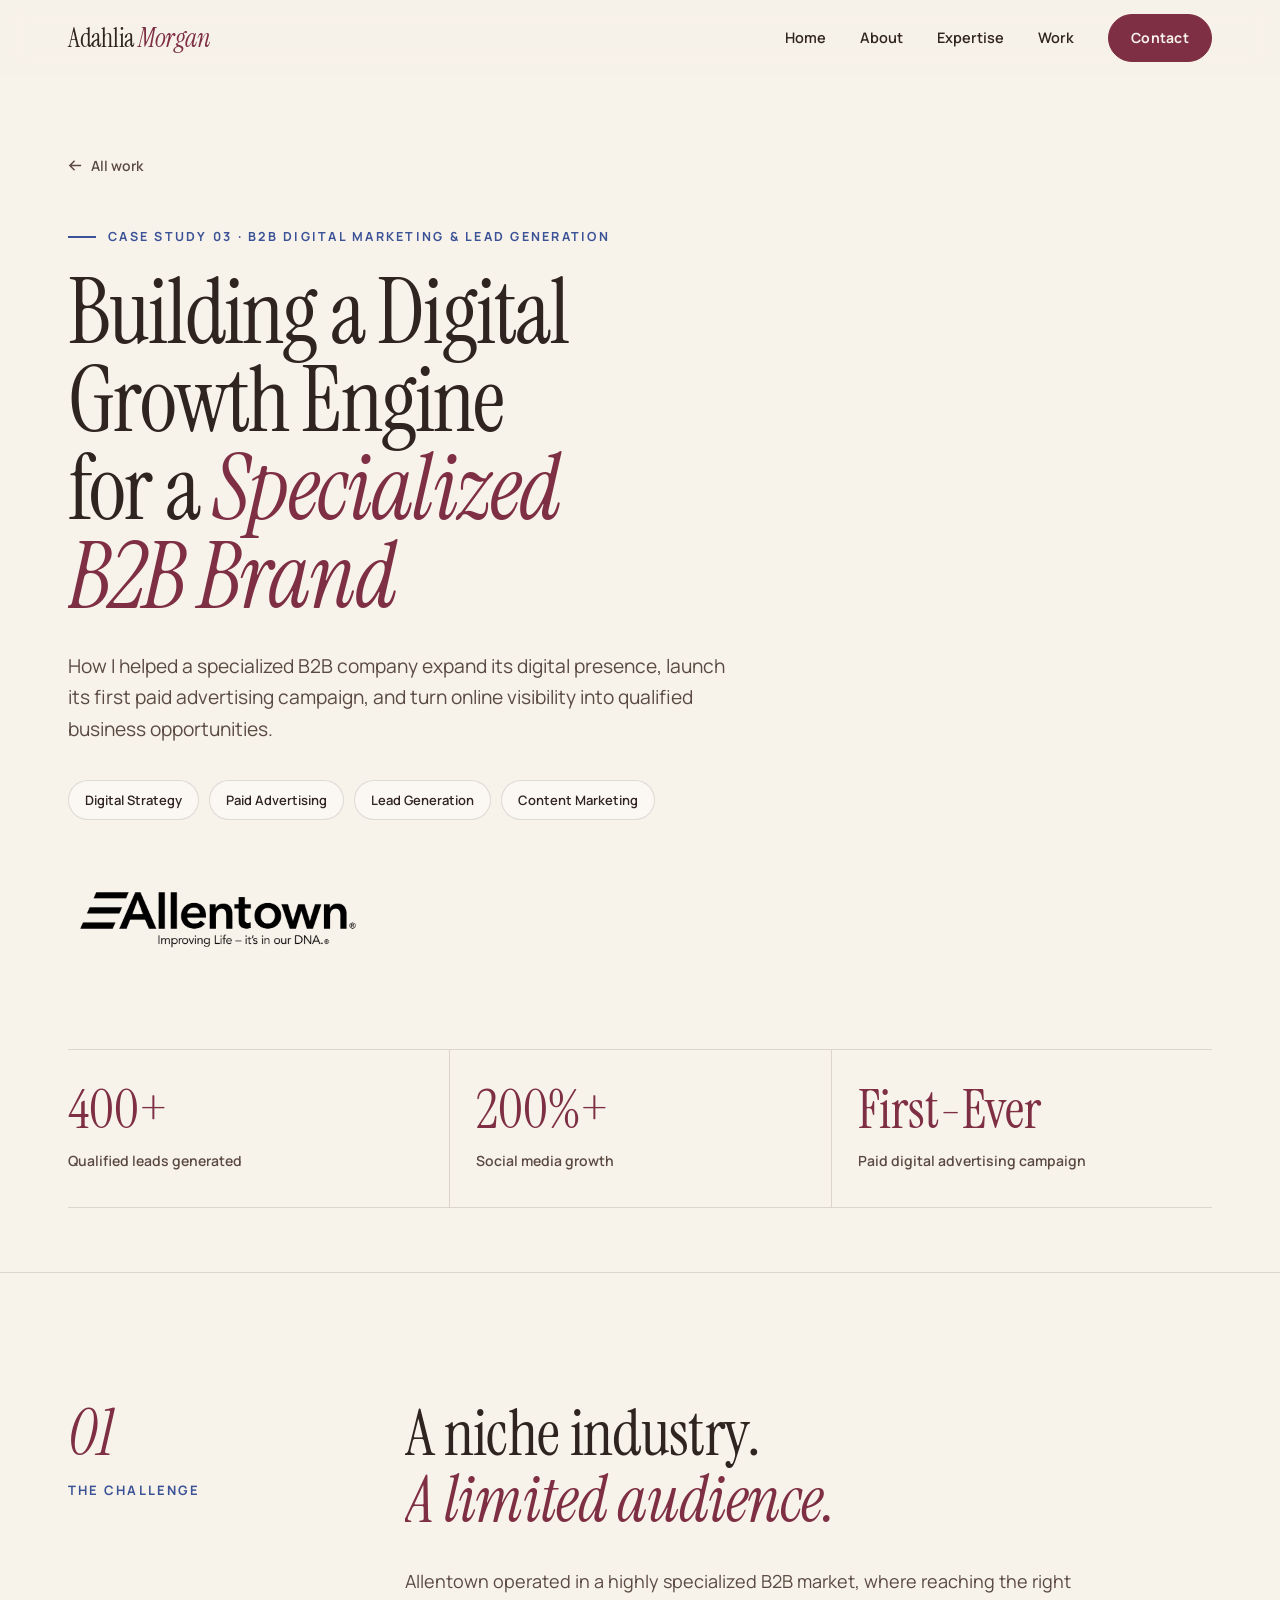
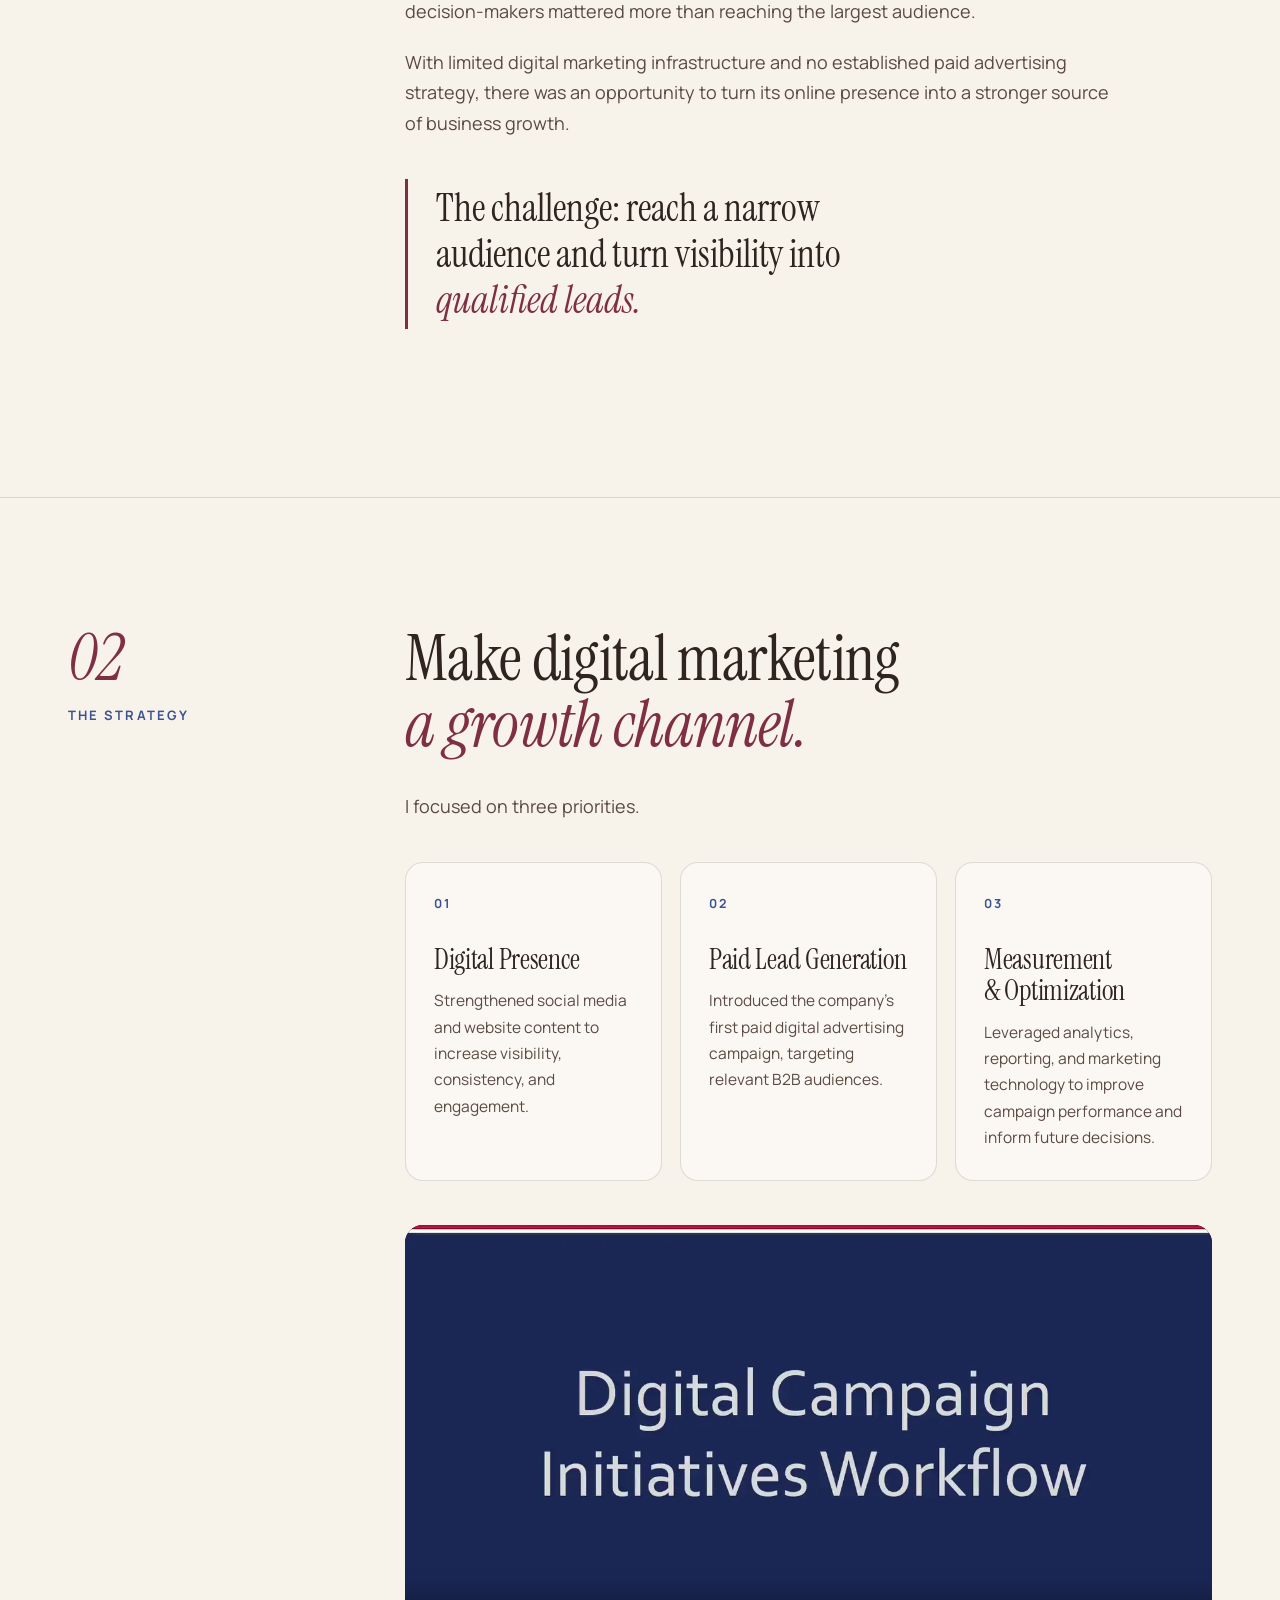
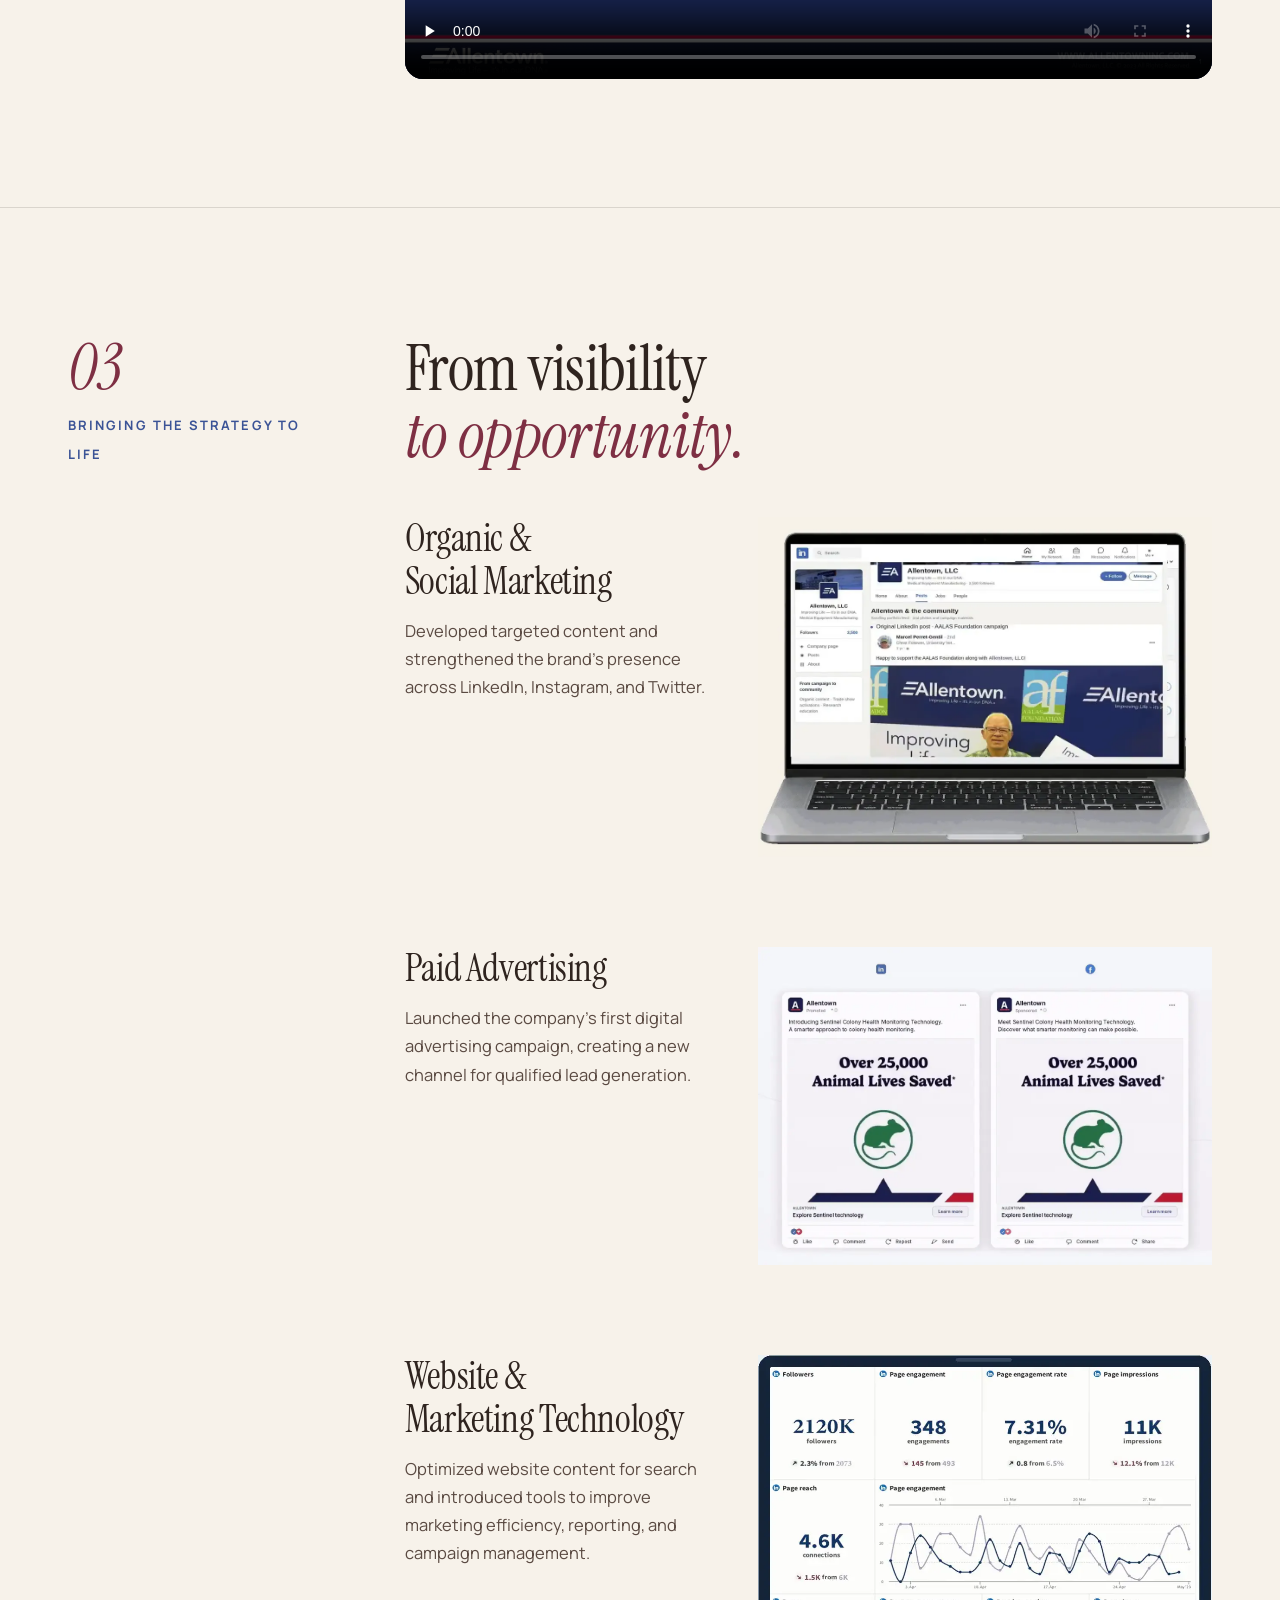
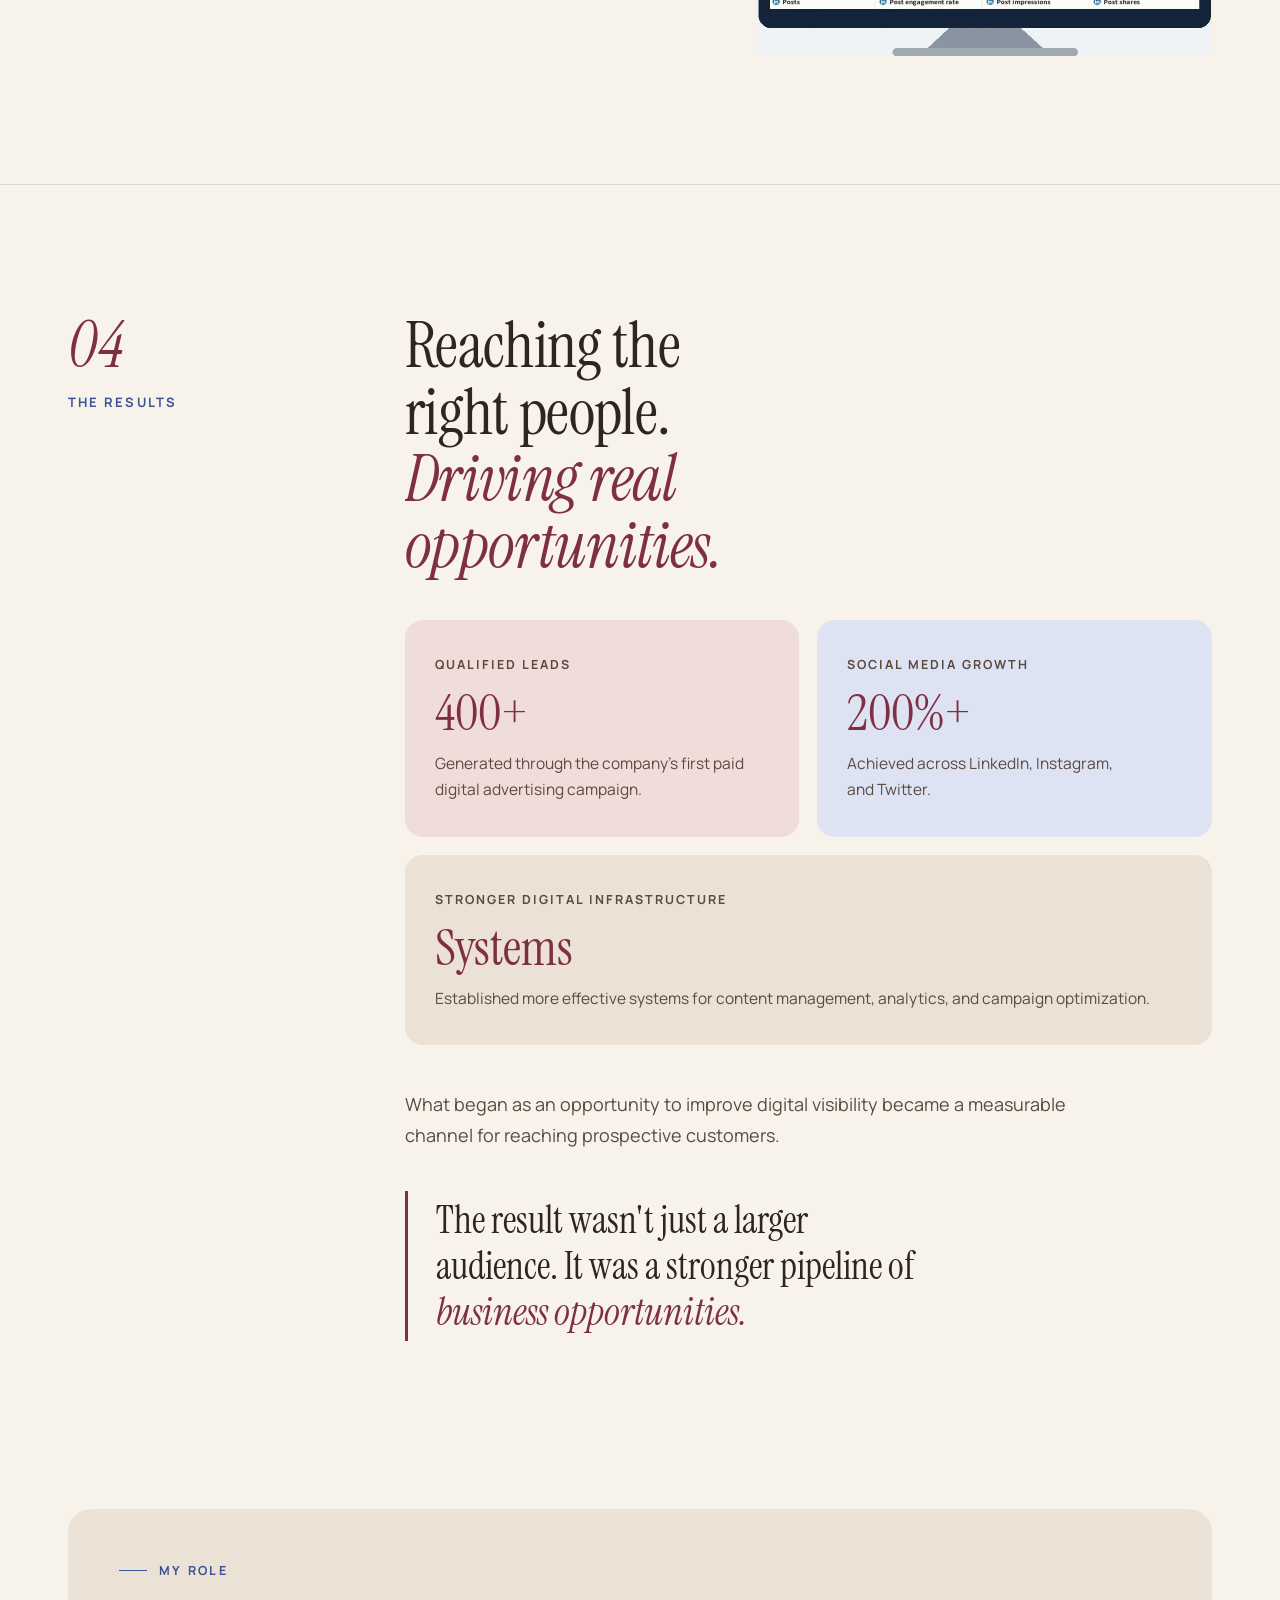
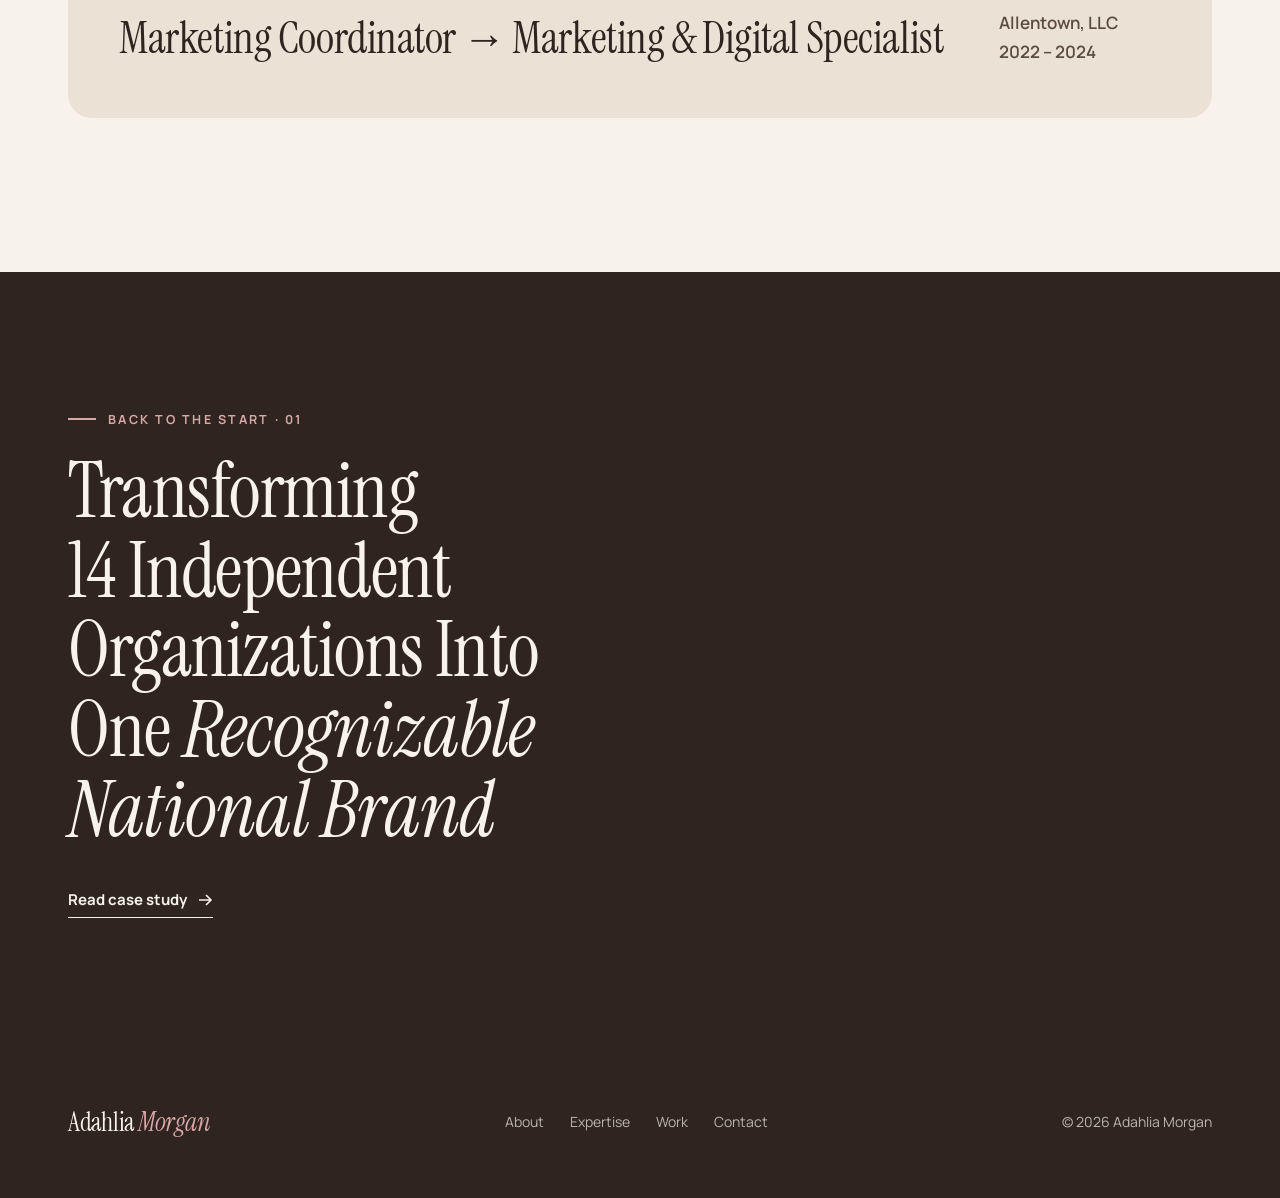
<file: work/allentown.html>
<!doctype html>
<html lang="en">
<head>
  <meta charset="utf-8">
  <meta name="viewport" content="width=device-width, initial-scale=1">
  <title>A Digital Growth Engine for a Specialized B2B Brand | Adahlia Morgan</title>
  <meta name="description" content="Case study: how a stronger digital presence and Allentown's first-ever paid campaign generated 400+ qualified leads and 200%+ social growth in a niche B2B market.">
  <meta property="og:image" content="../assets/img/allentown-booth.webp">
  <meta name="theme-color" content="#F7F2EA">
  <link rel="icon" href="../assets/img/favicon.svg" type="image/svg+xml">
  <link rel="preconnect" href="https://fonts.googleapis.com">
  <link rel="preconnect" href="https://fonts.gstatic.com" crossorigin>
  <link href="https://fonts.googleapis.com/css2?family=Instrument+Serif:ital@0;1&family=Manrope:wght@400;500;600;700;800&display=swap" rel="stylesheet">
  <link rel="stylesheet" href="../assets/css/style.css">
  <style>
    .outcomes .outcome:nth-child(3) { grid-column: span 2; }
    @media (max-width: 640px) { .outcomes .outcome:nth-child(3) { grid-column: span 1; } }
  </style>
</head>
<body>
  <a class="skip" href="#main">Skip to content</a>

  <header class="site-header">
    <div class="wrap">
      <a class="logo" href="../" aria-label="Adahlia Morgan, home">Adahlia <span>Morgan</span></a>
      <button class="nav-toggle" aria-label="Menu" aria-expanded="false" aria-controls="site-nav"><span></span></button>
      <nav class="nav" id="site-nav" aria-label="Main">
        <a href="../">Home</a>
        <a href="../#about">About</a>
        <a href="../#expertise">Expertise</a>
        <a href="../#work">Work</a>
        <a class="btn" href="../#contact">Contact</a>
      </nav>
    </div>
  </header>

  <main id="main">
    <section class="cs-hero">
      <div class="wrap">
        <a class="back-link" href="../#work"><svg viewBox="0 0 16 16" fill="none" stroke="currentColor" stroke-width="1.6" aria-hidden="true"><path d="M14 8H2M7 3 2 8l5 5"/></svg>All work</a>
        <p class="eyebrow" data-reveal>Case Study 03 · B2B Digital Marketing &amp; Lead Generation</p>
        <h1 data-split>Building a Digital Growth Engine for a <em>Specialized B2B Brand</em></h1>
        <p class="lede" data-reveal>How I helped a specialized B2B company expand its digital presence, launch its first paid advertising campaign, and turn online visibility into qualified business opportunities.</p>
        <div class="focus-tags" data-stagger="0.05">
          <span>Digital Strategy</span><span>Paid Advertising</span><span>Lead Generation</span><span>Content Marketing</span>
        </div>

        <div class="cs-logo" data-reveal>
          <img src="../assets/img/logo-allentown.webp" width="900" height="239" alt="Allentown logo: Improving Life, it's in our DNA">
        </div>

        <div class="glance glance--3" data-stagger="0.08">
          <div><strong><span data-count="400" data-suffix="+">400+</span></strong><span>Qualified leads generated</span></div>
          <div><strong><span data-count="200" data-suffix="%+">200%+</span></strong><span>Social media growth</span></div>
          <div><strong>First-Ever</strong><span>Paid digital advertising campaign</span></div>
        </div>
      </div>
    </section>

    <section class="chapter">
      <div class="wrap chapter-grid">
        <div class="chapter-label"><span class="num">01</span><span class="name">The Challenge</span></div>
        <div>
          <h2 data-split>A niche industry.<br><em class="accent">A limited audience.</em></h2>
          <div class="body" data-reveal>
            <p>Allentown operated in a highly specialized B2B market, where reaching the right decision-makers mattered more than reaching the largest audience.</p>
            <p>With limited digital marketing infrastructure and no established paid advertising strategy, there was an opportunity to turn its online presence into a stronger source of business growth.</p>
          </div>
          <p class="pull" data-reveal>The challenge: reach a narrow audience and turn visibility into <em>qualified leads.</em></p>
        </div>
      </div>
    </section>

    <section class="chapter">
      <div class="wrap chapter-grid">
        <div class="chapter-label"><span class="num">02</span><span class="name">The Strategy</span></div>
        <div>
          <h2 data-split>Make digital marketing<br><em class="accent">a growth channel.</em></h2>
          <div class="body" data-reveal><p>I focused on three priorities.</p></div>
          <div class="pillars pillars--3" data-stagger="0.08">
            <div class="pillar"><span class="n">01</span><h3>Digital Presence</h3><p>Strengthened social media and website content to increase visibility, consistency, and engagement.</p></div>
            <div class="pillar"><span class="n">02</span><h3>Paid Lead Generation</h3><p>Introduced the company's first paid digital advertising campaign, targeting relevant B2B audiences.</p></div>
            <div class="pillar"><span class="n">03</span><h3>Measurement &amp; Optimization</h3><p>Leveraged analytics, reporting, and marketing technology to improve campaign performance and inform future decisions.</p></div>
          </div>
          <figure class="figure" data-reveal>
              <div class="media" style="background:#000"><video src="../assets/video/allentown-campaign-workflow.mp4" poster="../assets/img/allentown-campaign-workflow-poster.webp" controls playsinline preload="none" aria-label="Walkthrough of the Digital Campaign Initiatives Workflow presentation"></video></div>
          </figure>
        </div>
      </div>
    </section>

    <section class="chapter">
      <div class="wrap chapter-grid">
        <div class="chapter-label"><span class="num">03</span><span class="name">Bringing the Strategy to Life</span></div>
        <div>
          <h2 data-split>From visibility<br><em class="accent">to opportunity.</em></h2>
          <div class="execution">
            <div class="exec-item" data-reveal>
              <div><h3>Organic &amp; Social Marketing</h3><p>Developed targeted content and strengthened the brand's presence across LinkedIn, Instagram, and Twitter.</p></div>
              <figure class="figure">
                <div class="media media--clear"><video src="../assets/video/allentown-organic-social.mp4" poster="../assets/img/allentown-organic-social-poster.webp" muted loop playsinline autoplay data-loop preload="none" aria-label="Allentown's LinkedIn company page scrolling on a laptop"></video></div>
              </figure>
            </div>
            <div class="exec-item" data-reveal>
              <div><h3>Paid Advertising</h3><p>Launched the company's first digital advertising campaign, creating a new channel for qualified lead generation.</p></div>
              <figure class="figure">
                <div class="media media--clear"><video src="../assets/video/allentown-paid-ads.mp4" poster="../assets/img/allentown-paid-ads-poster.webp" muted loop playsinline autoplay data-loop preload="none" aria-label="Two Allentown sponsored LinkedIn ads introducing Sentinel colony health monitoring technology"></video></div>
              </figure>
            </div>
            <div class="exec-item" data-reveal>
              <div><h3>Website &amp; Marketing Technology</h3><p>Optimized website content for search and introduced tools to improve marketing efficiency, reporting, and campaign management.</p></div>
              <figure class="figure">
                <div class="media media--clear"><video src="../assets/video/allentown-kpi.mp4" poster="../assets/img/allentown-kpi-poster.webp" muted loop playsinline autoplay data-loop preload="none" aria-label="Animated marketing performance dashboard shown on two monitors"></video></div>
              </figure>
            </div>
          </div>
        </div>
      </div>
    </section>

    <section class="chapter">
      <div class="wrap chapter-grid">
        <div class="chapter-label"><span class="num">04</span><span class="name">The Results</span></div>
        <div>
          <h2 data-split>Reaching the right people.<br><em class="accent">Driving real opportunities.</em></h2>
          <div class="outcomes" data-stagger="0.08">
            <div class="outcome"><span class="label">Qualified Leads</span><strong>400+</strong><p>Generated through the company's first paid digital advertising campaign.</p></div>
            <div class="outcome"><span class="label">Social Media Growth</span><strong>200%+</strong><p>Achieved across LinkedIn, Instagram, and Twitter.</p></div>
            <div class="outcome"><span class="label">Stronger Digital Infrastructure</span><strong>Systems</strong><p>Established more effective systems for content management, analytics, and campaign optimization.</p></div>
          </div>
          <div class="body" data-reveal style="margin-top:44px">
            <p>What began as an opportunity to improve digital visibility became a measurable channel for reaching prospective customers.</p>
          </div>
          <p class="pull" data-reveal>The result wasn't just a larger audience. It was a stronger pipeline of <em>business opportunities.</em></p>
        </div>
      </div>
    </section>

    <section class="section" style="padding-top:0">
      <div class="wrap">
        <div class="role" data-reveal>
          <p class="eyebrow">My Role</p>
          <h3>Marketing Coordinator → Marketing &amp; Digital Specialist</h3>
          <p>Allentown, LLC<br>2022 – 2024</p>
        </div>
      </div>
    </section>

    <a class="next-case" href="cpn.html">
      <div class="wrap">
        <p class="eyebrow">Back to the start · 01</p>
        <h2>Transforming 14 Independent Organizations Into One <em>Recognizable National Brand</em></h2>
        <span class="link-arrow">Read case study <svg viewBox="0 0 16 16" fill="none" stroke="currentColor" stroke-width="1.6" aria-hidden="true"><path d="M2 8h12M9 3l5 5-5 5"/></svg></span>
      </div>
    </a>
  </main>

  <footer class="site-footer">
    <div class="wrap">
      <a class="logo" href="../">Adahlia <span>Morgan</span></a>
      <nav aria-label="Footer">
        <a href="../#about">About</a>
        <a href="../#expertise">Expertise</a>
        <a href="../#work">Work</a>
        <a href="../#contact">Contact</a>
      </nav>
      <p style="margin:0">© <span data-year>2026</span> Adahlia Morgan</p>
    </div>
  </footer>

  <script src="../assets/js/main.js"></script>
</body>
</html>
</file>
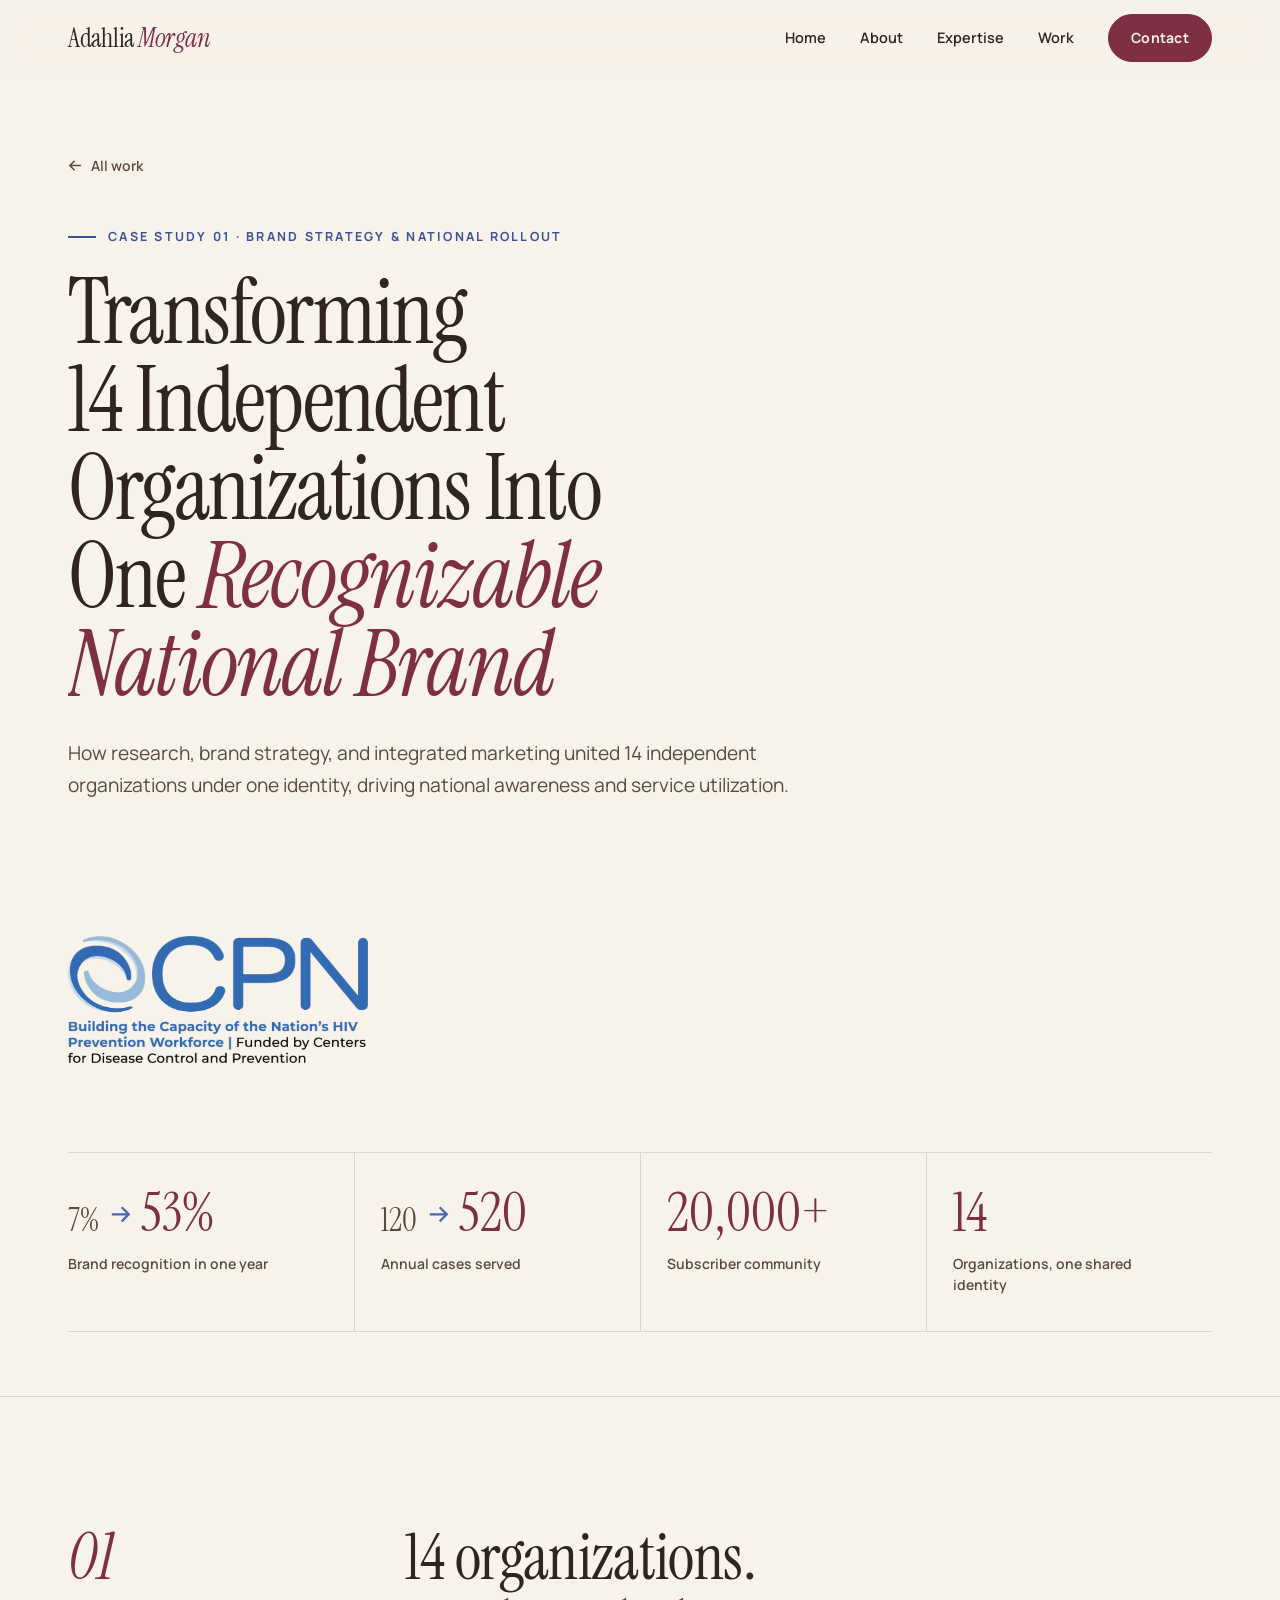
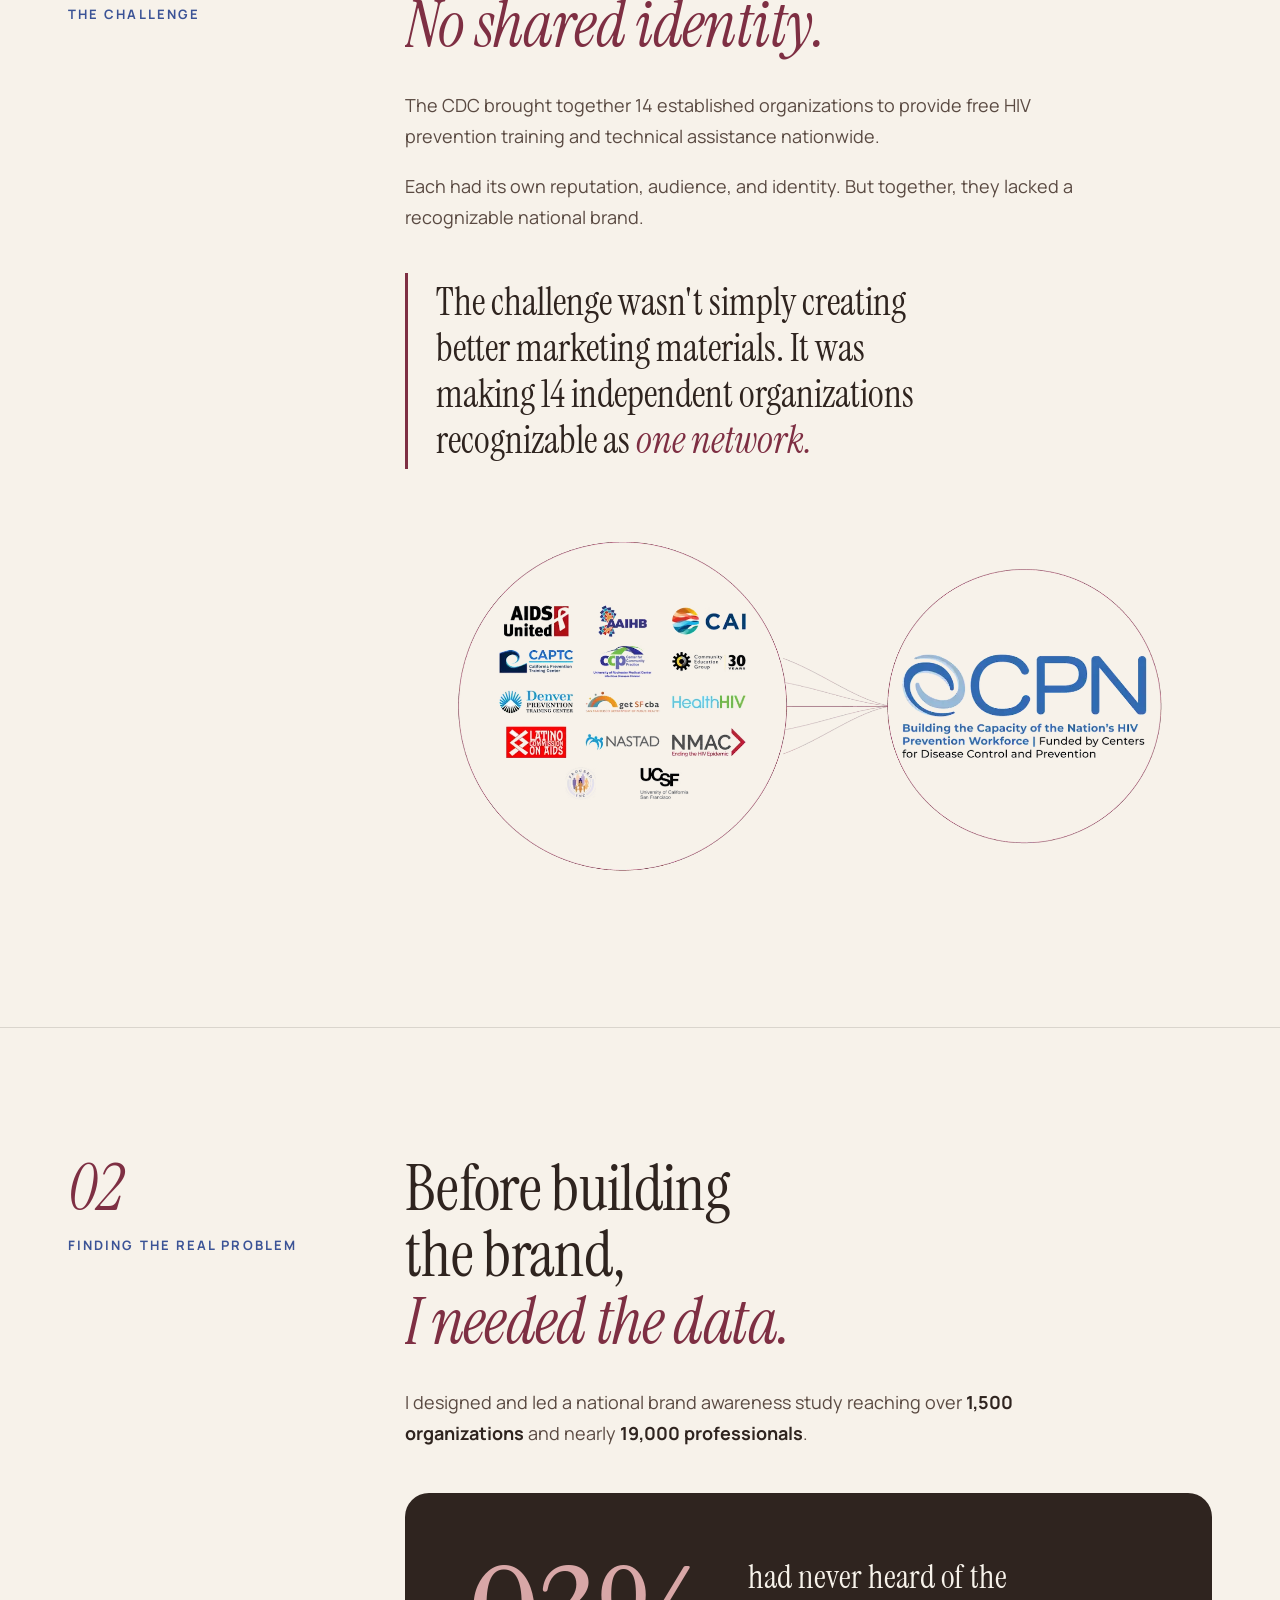
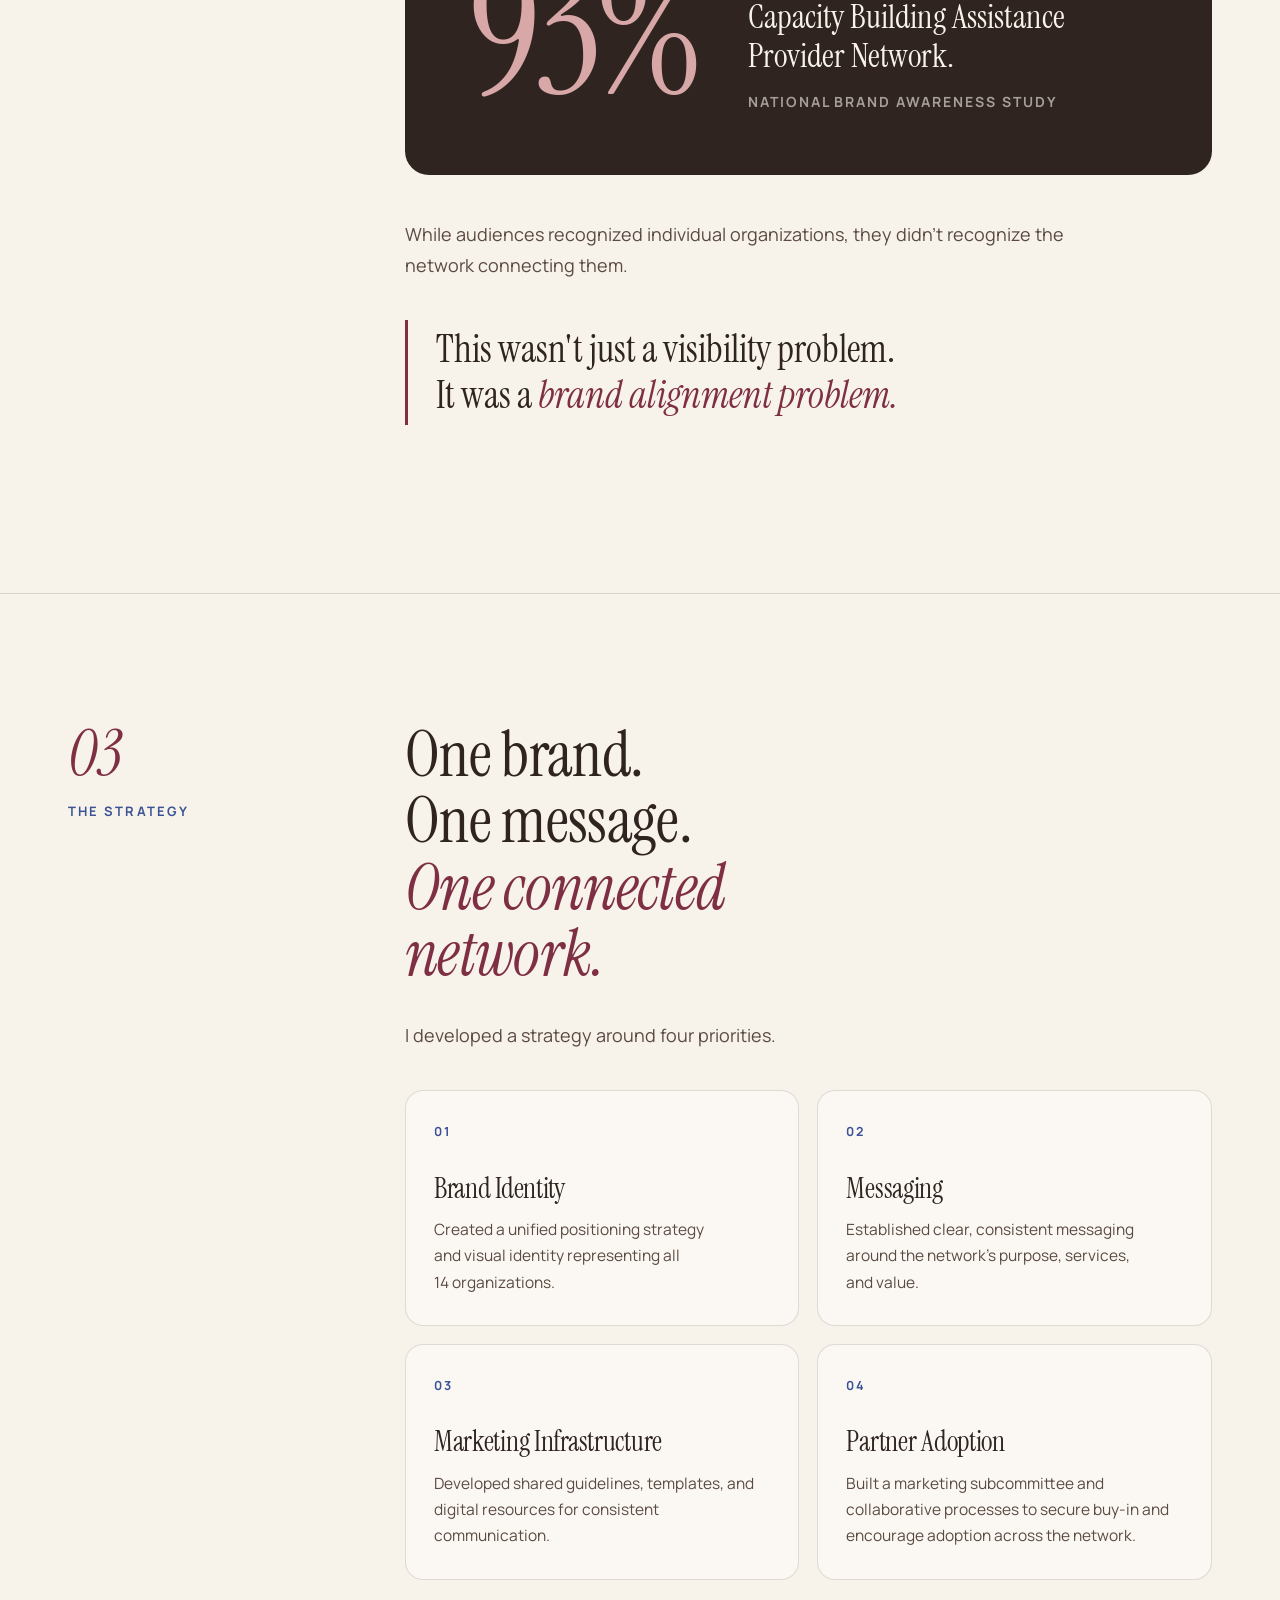
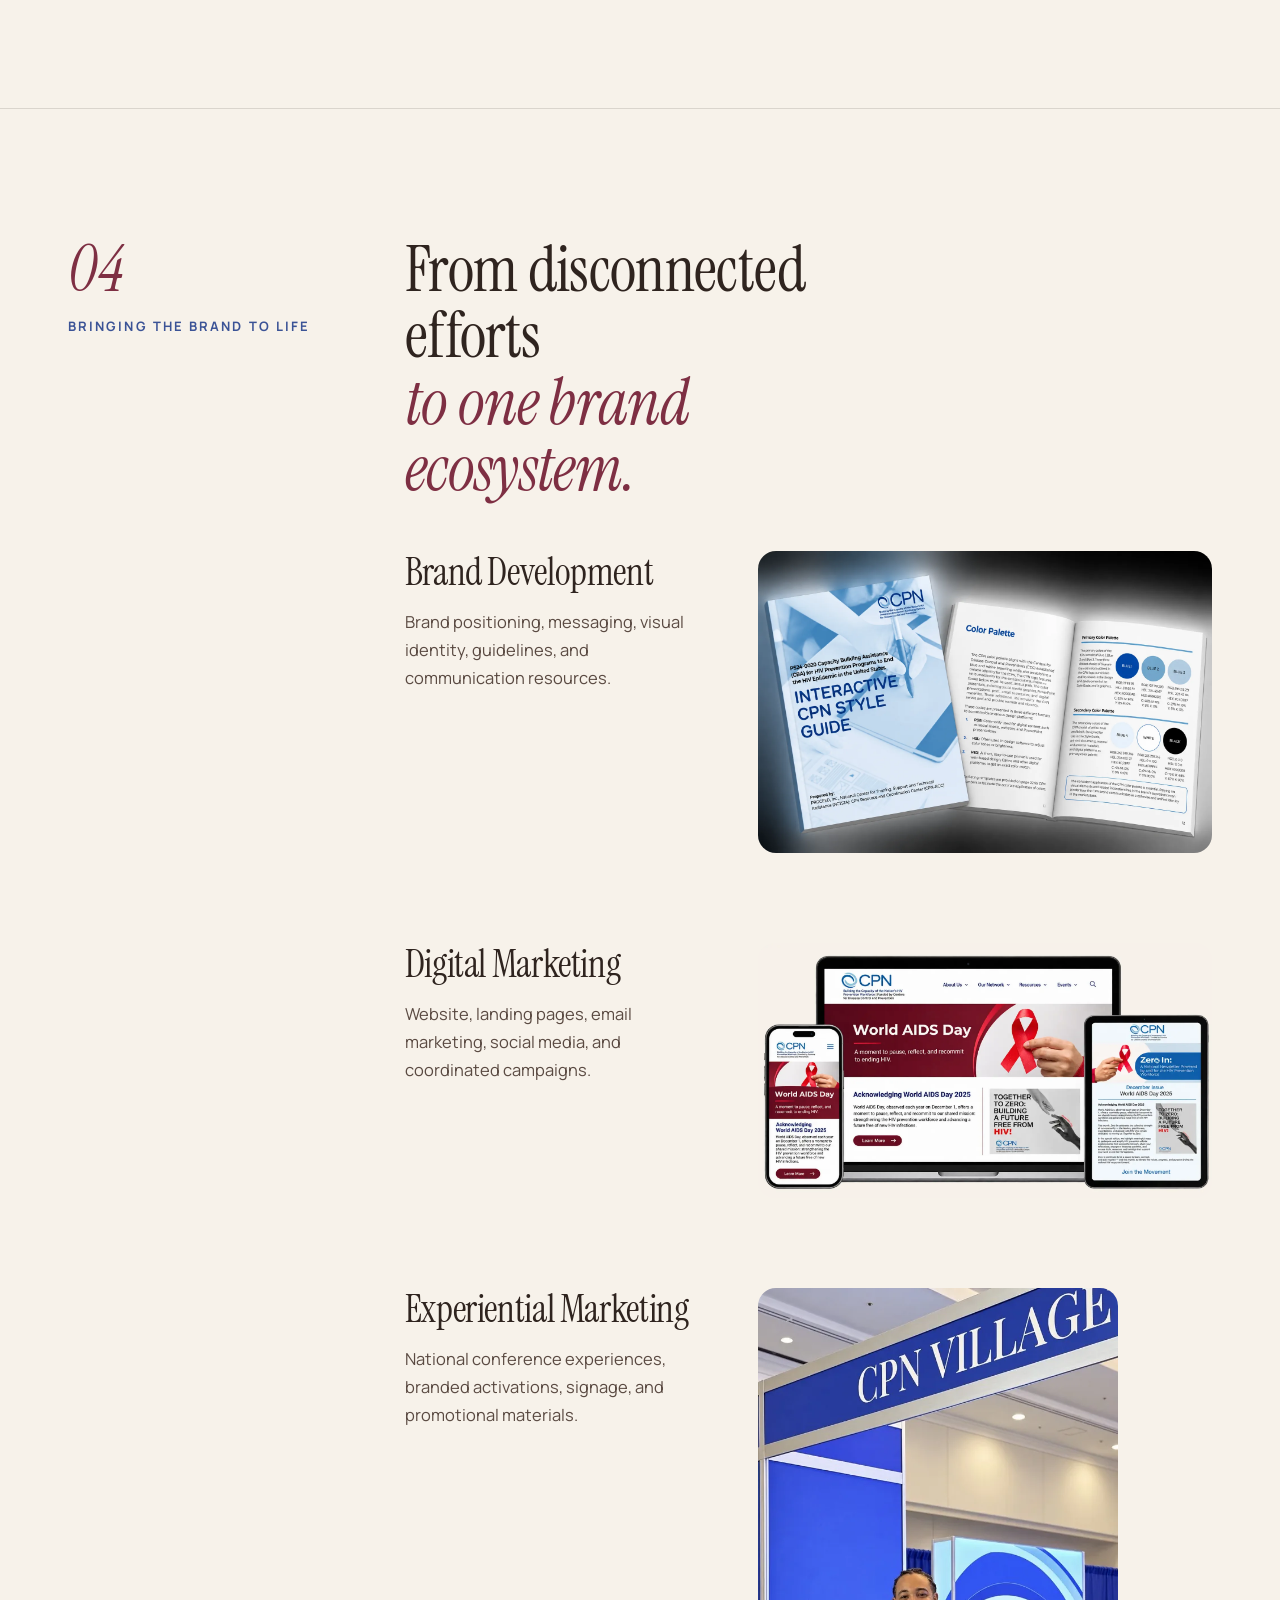
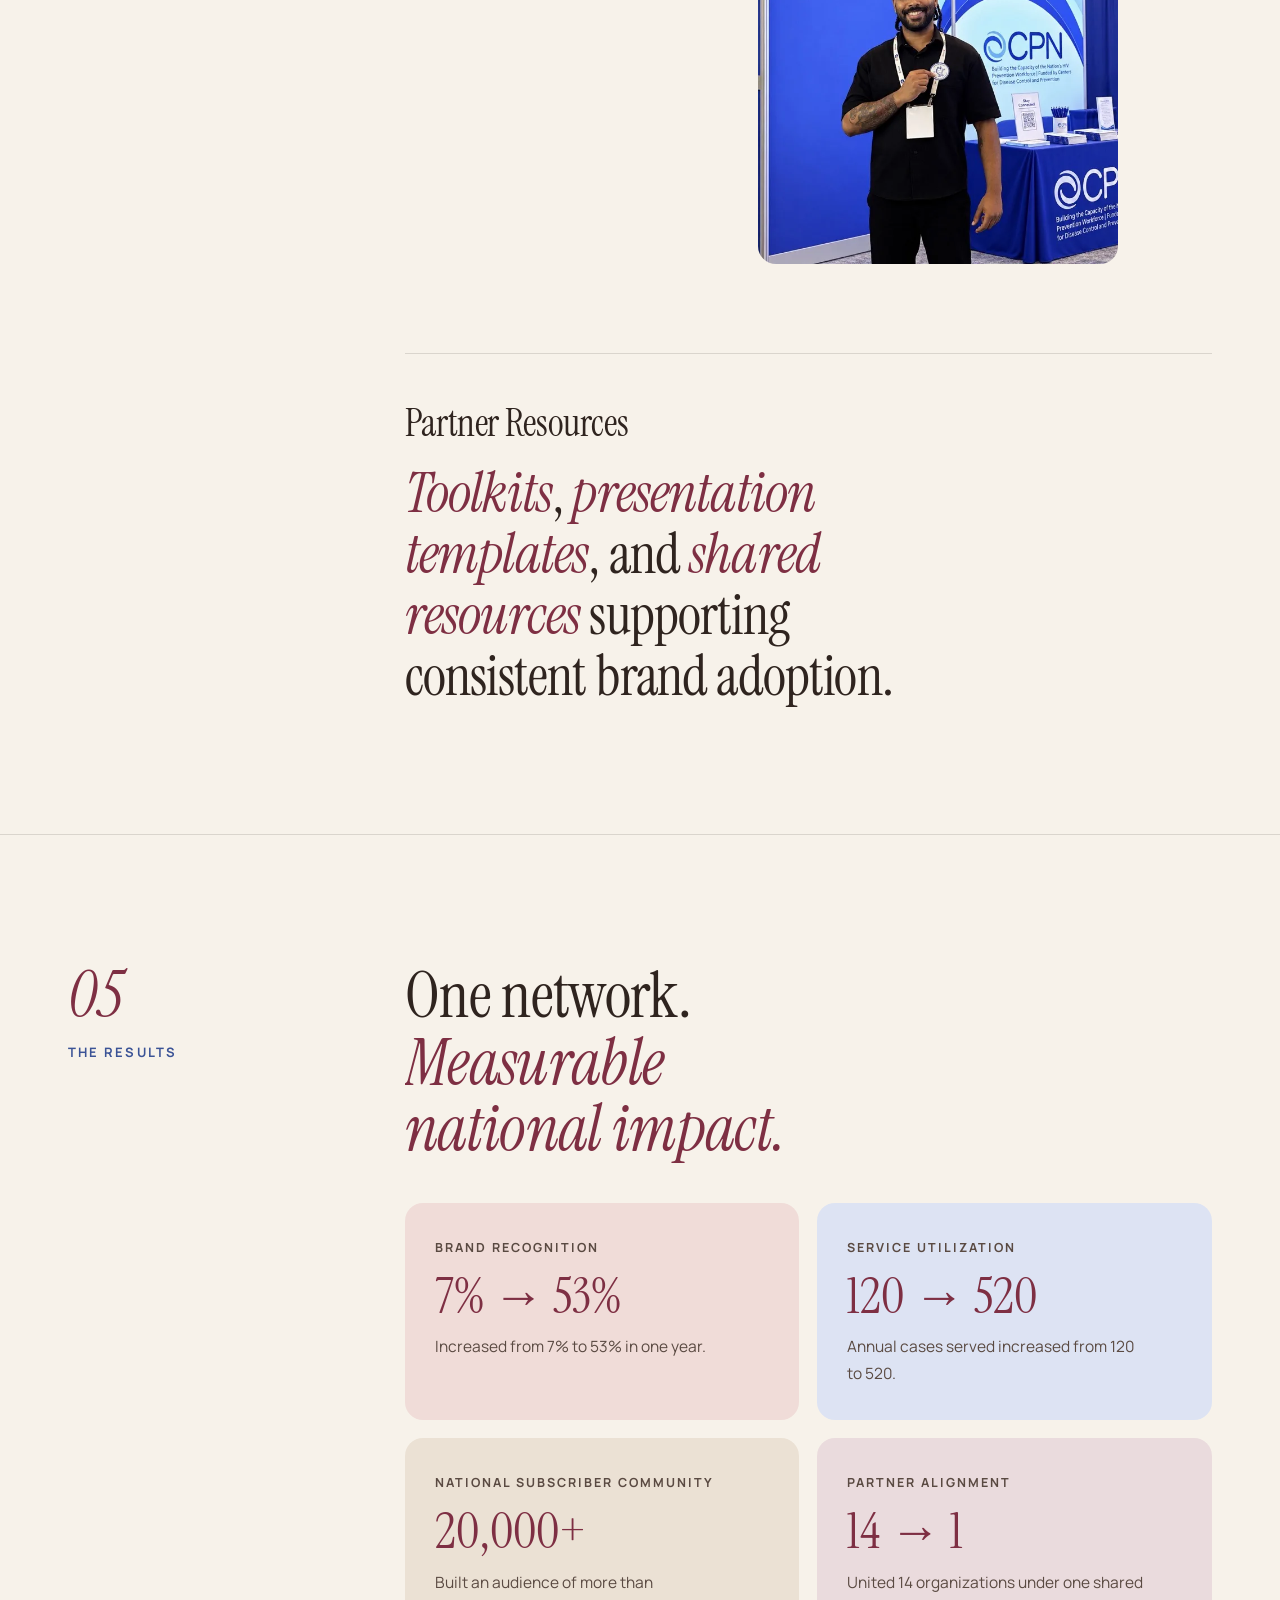
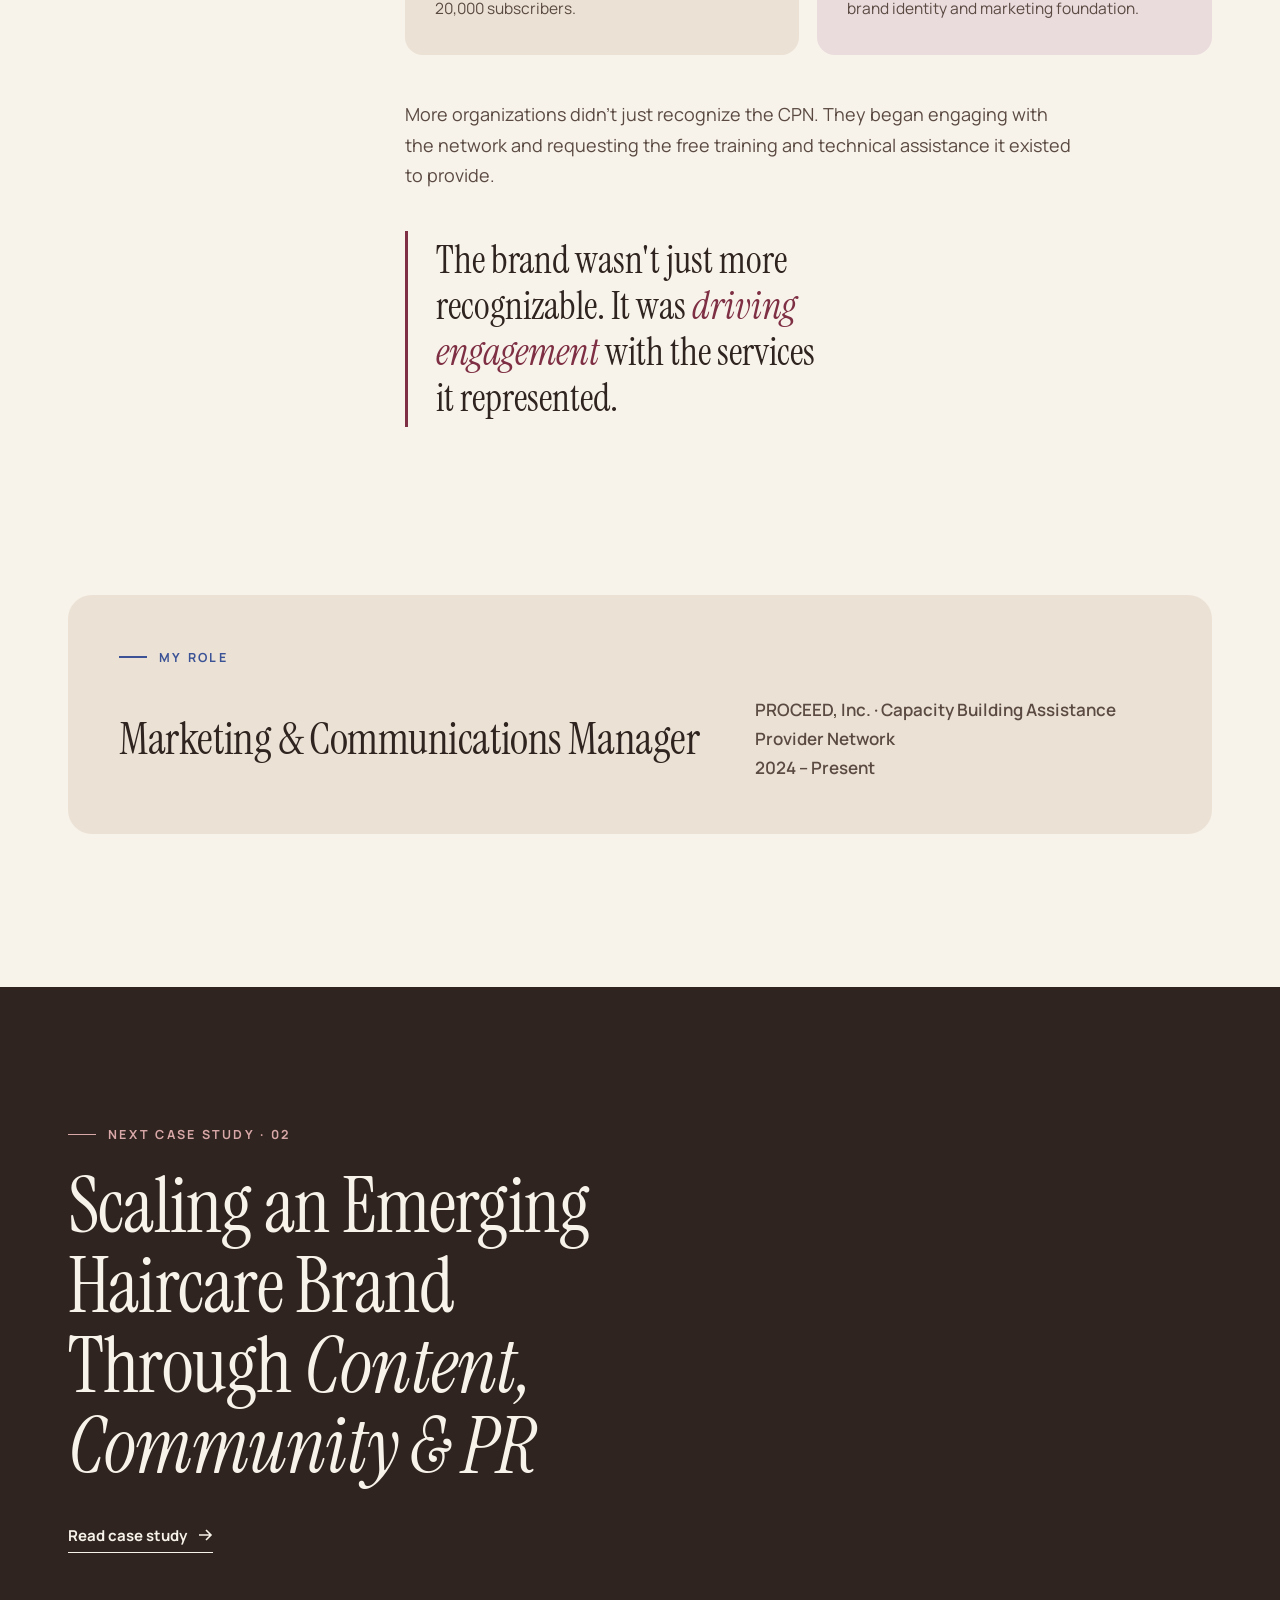
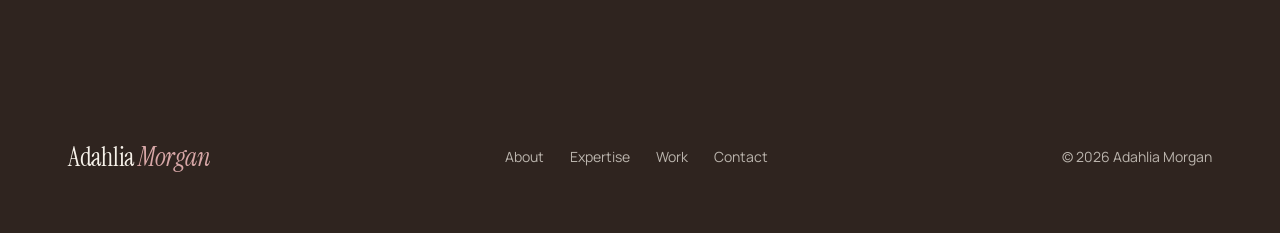
<file: work/cpn.html>
<!doctype html>
<html lang="en">
<head>
  <meta charset="utf-8">
  <meta name="viewport" content="width=device-width, initial-scale=1">
  <title>One National Brand from 14 Organizations | Adahlia Morgan</title>
  <meta name="description" content="Case study: how research, brand strategy, and integrated marketing united 14 independent organizations under one national identity, lifting brand recognition from 7% to 53%.">
  <meta property="og:image" content="../assets/img/cpn-identity-collage.webp">
  <meta name="theme-color" content="#F7F2EA">
  <link rel="icon" href="../assets/img/favicon.svg" type="image/svg+xml">
  <link rel="preconnect" href="https://fonts.googleapis.com">
  <link rel="preconnect" href="https://fonts.gstatic.com" crossorigin>
  <link href="https://fonts.googleapis.com/css2?family=Instrument+Serif:ital@0;1&family=Manrope:wght@400;500;600;700;800&display=swap" rel="stylesheet">
  <link rel="stylesheet" href="../assets/css/style.css">
</head>
<body>
  <a class="skip" href="#main">Skip to content</a>

  <header class="site-header">
    <div class="wrap">
      <a class="logo" href="../" aria-label="Adahlia Morgan, home">Adahlia <span>Morgan</span></a>
      <button class="nav-toggle" aria-label="Menu" aria-expanded="false" aria-controls="site-nav"><span></span></button>
      <nav class="nav" id="site-nav" aria-label="Main">
        <a href="../">Home</a>
        <a href="../#about">About</a>
        <a href="../#expertise">Expertise</a>
        <a href="../#work">Work</a>
        <a class="btn" href="../#contact">Contact</a>
      </nav>
    </div>
  </header>

  <main id="main">
    <section class="cs-hero">
      <div class="wrap">
        <a class="back-link" href="../#work"><svg viewBox="0 0 16 16" fill="none" stroke="currentColor" stroke-width="1.6" aria-hidden="true"><path d="M14 8H2M7 3 2 8l5 5"/></svg>All work</a>
        <p class="eyebrow" data-reveal>Case Study 01 · Brand Strategy &amp; National Rollout</p>
        <h1 data-split>Transforming 14 Independent Organizations Into One <em>Recognizable National Brand</em></h1>
        <p class="lede" data-reveal>How research, brand strategy, and integrated marketing united 14 independent organizations under one identity, driving national awareness and service utilization.</p>
        <div class="focus-tags" data-stagger="0.05">
          <span>Brand Positioning</span><span>Messaging</span><span>National Rollout</span><span>Partner Adoption</span>
        </div>

        <div class="cs-logo" data-reveal>
          <img src="../assets/img/logo-cpn.webp" width="900" height="381" alt="CPN logo: Building the Capacity of the Nation's HIV Prevention Workforce, funded by the Centers for Disease Control and Prevention">
        </div>

        <div class="glance" data-stagger="0.08">
          <div><strong><span class="from">7%</span><svg class="arrow" viewBox="0 0 16 16" fill="none" stroke="currentColor" stroke-width="1.6" aria-label="to"><path d="M2 8h12M9 3l5 5-5 5"/></svg><span data-count="53" data-suffix="%">53%</span></strong><span>Brand recognition in one year</span></div>
          <div><strong><span class="from">120</span><svg class="arrow" viewBox="0 0 16 16" fill="none" stroke="currentColor" stroke-width="1.6" aria-label="to"><path d="M2 8h12M9 3l5 5-5 5"/></svg><span data-count="520">520</span></strong><span>Annual cases served</span></div>
          <div><strong><span data-count="20" data-suffix=",000+">20,000+</span></strong><span>Subscriber community</span></div>
          <div><strong><span data-count="14">14</span></strong><span>Organizations, one shared identity</span></div>
        </div>
      </div>
    </section>

    <section class="chapter">
      <div class="wrap chapter-grid">
        <div class="chapter-label"><span class="num">01</span><span class="name">The Challenge</span></div>
        <div>
          <h2 data-split>14 organizations.<br><em class="accent">No shared identity.</em></h2>
          <div class="body" data-reveal>
            <p>The CDC brought together 14 established organizations to provide free HIV prevention training and technical assistance nationwide.</p>
            <p>Each had its own reputation, audience, and identity. But together, they lacked a recognizable national brand.</p>
          </div>
          <p class="pull" data-reveal>The challenge wasn't simply creating better marketing materials. It was making 14 independent organizations recognizable as <em>one network.</em></p>
          <figure class="figure" data-reveal>
            <div class="media media--clear"><img src="../assets/img/cpn-network-visual.webp" width="1600" height="765" loading="lazy" alt="The 14 partner organizations, including AIDS United, NASTAD, NMAC, HealthHIV, and UCSF, connected into the unified CPN network"></div>
          </figure>
        </div>
      </div>
    </section>

    <section class="chapter">
      <div class="wrap chapter-grid">
        <div class="chapter-label"><span class="num">02</span><span class="name">Finding the Real Problem</span></div>
        <div>
          <h2 data-split>Before building the brand,<br><em class="accent">I needed the data.</em></h2>
          <div class="body" data-reveal>
            <p>I designed and led a national brand awareness study reaching over <strong>1,500 organizations</strong> and nearly <strong>19,000 professionals</strong>.</p>
          </div>
          <div class="big-stat" data-reveal>
            <strong data-count="93" data-suffix="%">93%</strong>
            <p>had never heard of the Capacity Building Assistance Provider Network.<span>National brand awareness study</span></p>
          </div>
          <div class="body" data-reveal>
            <p>While audiences recognized individual organizations, they didn't recognize the network connecting them.</p>
          </div>
          <p class="pull" data-reveal>This wasn't just a visibility problem. It was a <em>brand alignment problem.</em></p>
        </div>
      </div>
    </section>

    <section class="chapter">
      <div class="wrap chapter-grid">
        <div class="chapter-label"><span class="num">03</span><span class="name">The Strategy</span></div>
        <div>
          <h2 data-split>One brand. One message.<br><em class="accent">One connected network.</em></h2>
          <div class="body" data-reveal><p>I developed a strategy around four priorities.</p></div>
          <div class="pillars" data-stagger="0.08">
            <div class="pillar"><span class="n">01</span><h3>Brand Identity</h3><p>Created a unified positioning strategy and visual identity representing all 14 organizations.</p></div>
            <div class="pillar"><span class="n">02</span><h3>Messaging</h3><p>Established clear, consistent messaging around the network's purpose, services, and value.</p></div>
            <div class="pillar"><span class="n">03</span><h3>Marketing Infrastructure</h3><p>Developed shared guidelines, templates, and digital resources for consistent communication.</p></div>
            <div class="pillar"><span class="n">04</span><h3>Partner Adoption</h3><p>Built a marketing subcommittee and collaborative processes to secure buy-in and encourage adoption across the network.</p></div>
          </div>
        </div>
      </div>
    </section>

    <section class="chapter">
      <div class="wrap chapter-grid">
        <div class="chapter-label"><span class="num">04</span><span class="name">Bringing the Brand to Life</span></div>
        <div>
          <h2 data-split>From disconnected efforts<br><em class="accent">to one brand ecosystem.</em></h2>
          <div class="execution">
            <div class="exec-item" data-reveal>
              <div><h3>Brand Development</h3><p>Brand positioning, messaging, visual identity, guidelines, and communication resources.</p></div>
              <figure class="figure">
                <div class="media"><img src="../assets/img/cpn-style-guide.webp" width="1536" height="1024" loading="lazy" alt="The Interactive CPN Style Guide, showing the cover and the color palette spread"></div>
              </figure>
            </div>
            <div class="exec-item" data-reveal>
              <div><h3>Digital Marketing</h3><p>Website, landing pages, email marketing, social media, and coordinated campaigns.</p></div>
              <figure class="figure">
                <div class="media"><img src="../assets/img/cpn-digital-mockup.webp" width="1600" height="900" loading="lazy" alt="CPN World AIDS Day digital campaign shown across website, email, and mobile screens"></div>
              </figure>
            </div>
            <div class="exec-item" data-reveal>
              <div><h3>Experiential Marketing</h3><p>National conference experiences, branded activations, signage, and promotional materials.</p></div>
              <figure class="figure figure--portrait">
                <div class="media"><img src="../assets/img/cpn-experiential.webp" width="640" height="1024" loading="lazy" alt="CPN team member at the branded CPN Village conference booth"></div>
              </figure>
            </div>
            <div class="exec-type" data-reveal>
              <h3>Partner Resources</h3>
              <p class="exec-statement"><em>Toolkits</em>, <em>presentation templates</em>, and <em>shared resources</em> supporting consistent brand adoption.</p>
            </div>
          </div>
        </div>
      </div>
    </section>

    <section class="chapter">
      <div class="wrap chapter-grid">
        <div class="chapter-label"><span class="num">05</span><span class="name">The Results</span></div>
        <div>
          <h2 data-split>One network.<br><em class="accent">Measurable national impact.</em></h2>
          <div class="outcomes" data-stagger="0.08">
            <div class="outcome"><span class="label">Brand Recognition</span><strong>7% → 53%</strong><p>Increased from 7% to 53% in one year.</p></div>
            <div class="outcome"><span class="label">Service Utilization</span><strong>120 → 520</strong><p>Annual cases served increased from 120 to 520.</p></div>
            <div class="outcome"><span class="label">National Subscriber Community</span><strong>20,000+</strong><p>Built an audience of more than 20,000 subscribers.</p></div>
            <div class="outcome"><span class="label">Partner Alignment</span><strong>14 → 1</strong><p>United 14 organizations under one shared brand identity and marketing foundation.</p></div>
          </div>
          <div class="body" data-reveal style="margin-top:44px">
            <p>More organizations didn't just recognize the CPN. They began engaging with the network and requesting the free training and technical assistance it existed to provide.</p>
          </div>
          <p class="pull" data-reveal>The brand wasn't just more recognizable. It was <em>driving engagement</em> with the services it represented.</p>
        </div>
      </div>
    </section>

    <section class="section" style="padding-top:0">
      <div class="wrap">
        <div class="role" data-reveal>
          <p class="eyebrow">My Role</p>
          <h3>Marketing &amp; Communications Manager</h3>
          <p>PROCEED, Inc. · Capacity Building Assistance Provider Network<br>2024 – Present</p>
        </div>
      </div>
    </section>

    <a class="next-case" href="hairmuse.html">
      <div class="wrap">
        <p class="eyebrow">Next case study · 02</p>
        <h2>Scaling an Emerging Haircare Brand Through <em>Content, Community &amp; PR</em></h2>
        <span class="link-arrow">Read case study <svg viewBox="0 0 16 16" fill="none" stroke="currentColor" stroke-width="1.6" aria-hidden="true"><path d="M2 8h12M9 3l5 5-5 5"/></svg></span>
      </div>
    </a>
  </main>

  <footer class="site-footer">
    <div class="wrap">
      <a class="logo" href="../">Adahlia <span>Morgan</span></a>
      <nav aria-label="Footer">
        <a href="../#about">About</a>
        <a href="../#expertise">Expertise</a>
        <a href="../#work">Work</a>
        <a href="../#contact">Contact</a>
      </nav>
      <p style="margin:0">© <span data-year>2026</span> Adahlia Morgan</p>
    </div>
  </footer>

  <script src="../assets/js/main.js"></script>
</body>
</html>
</file>
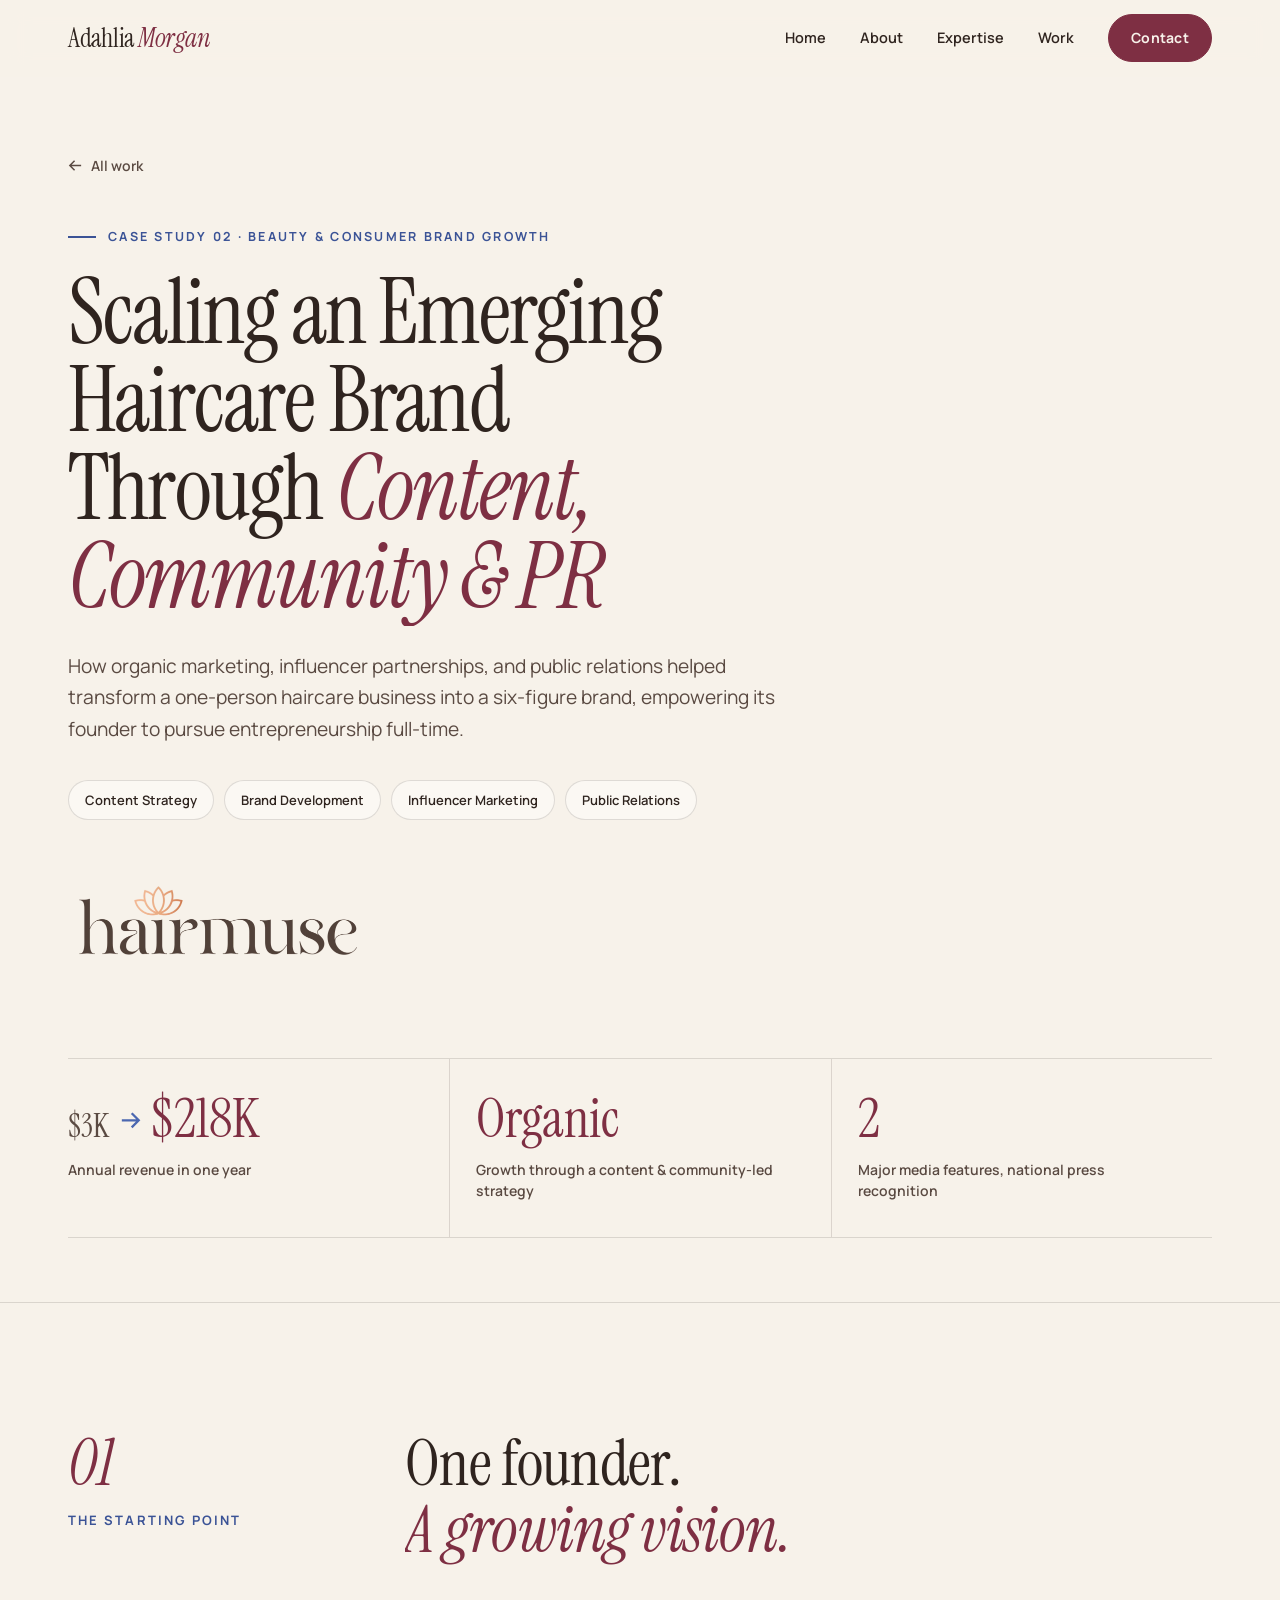
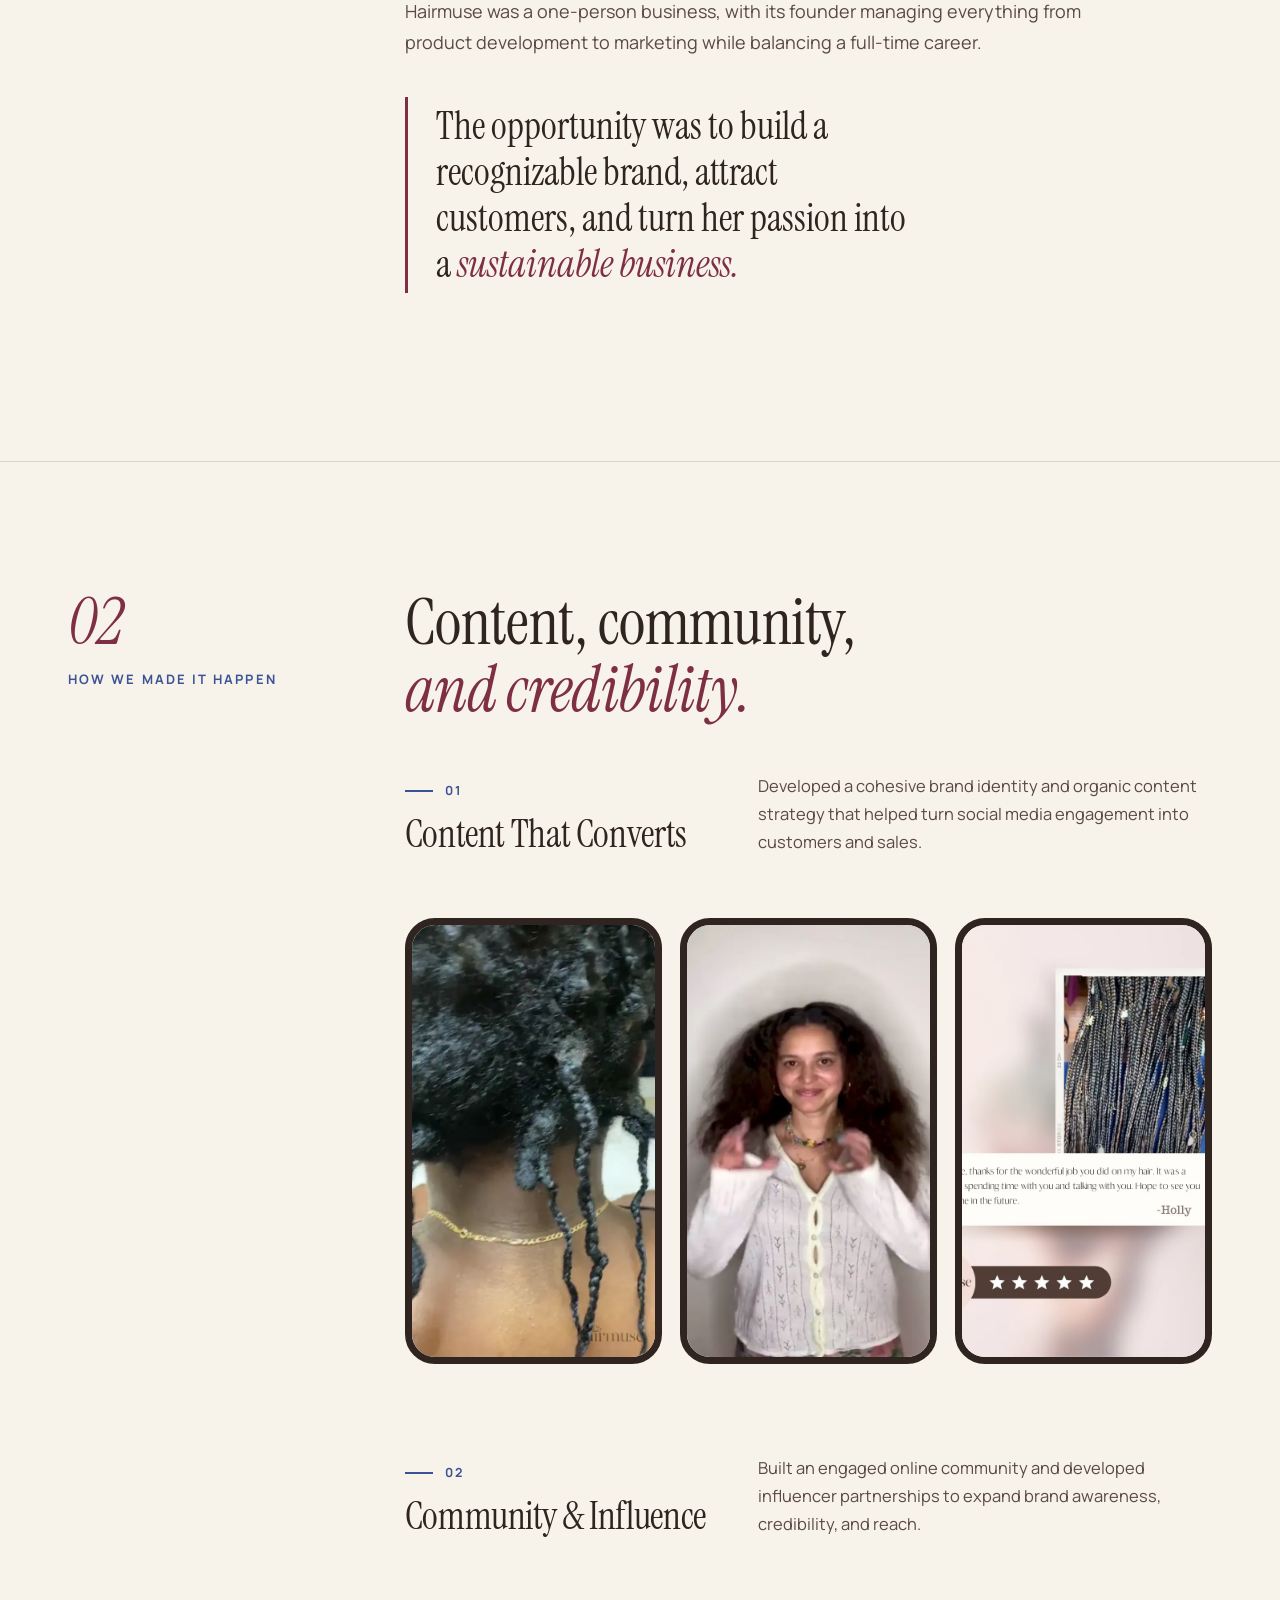
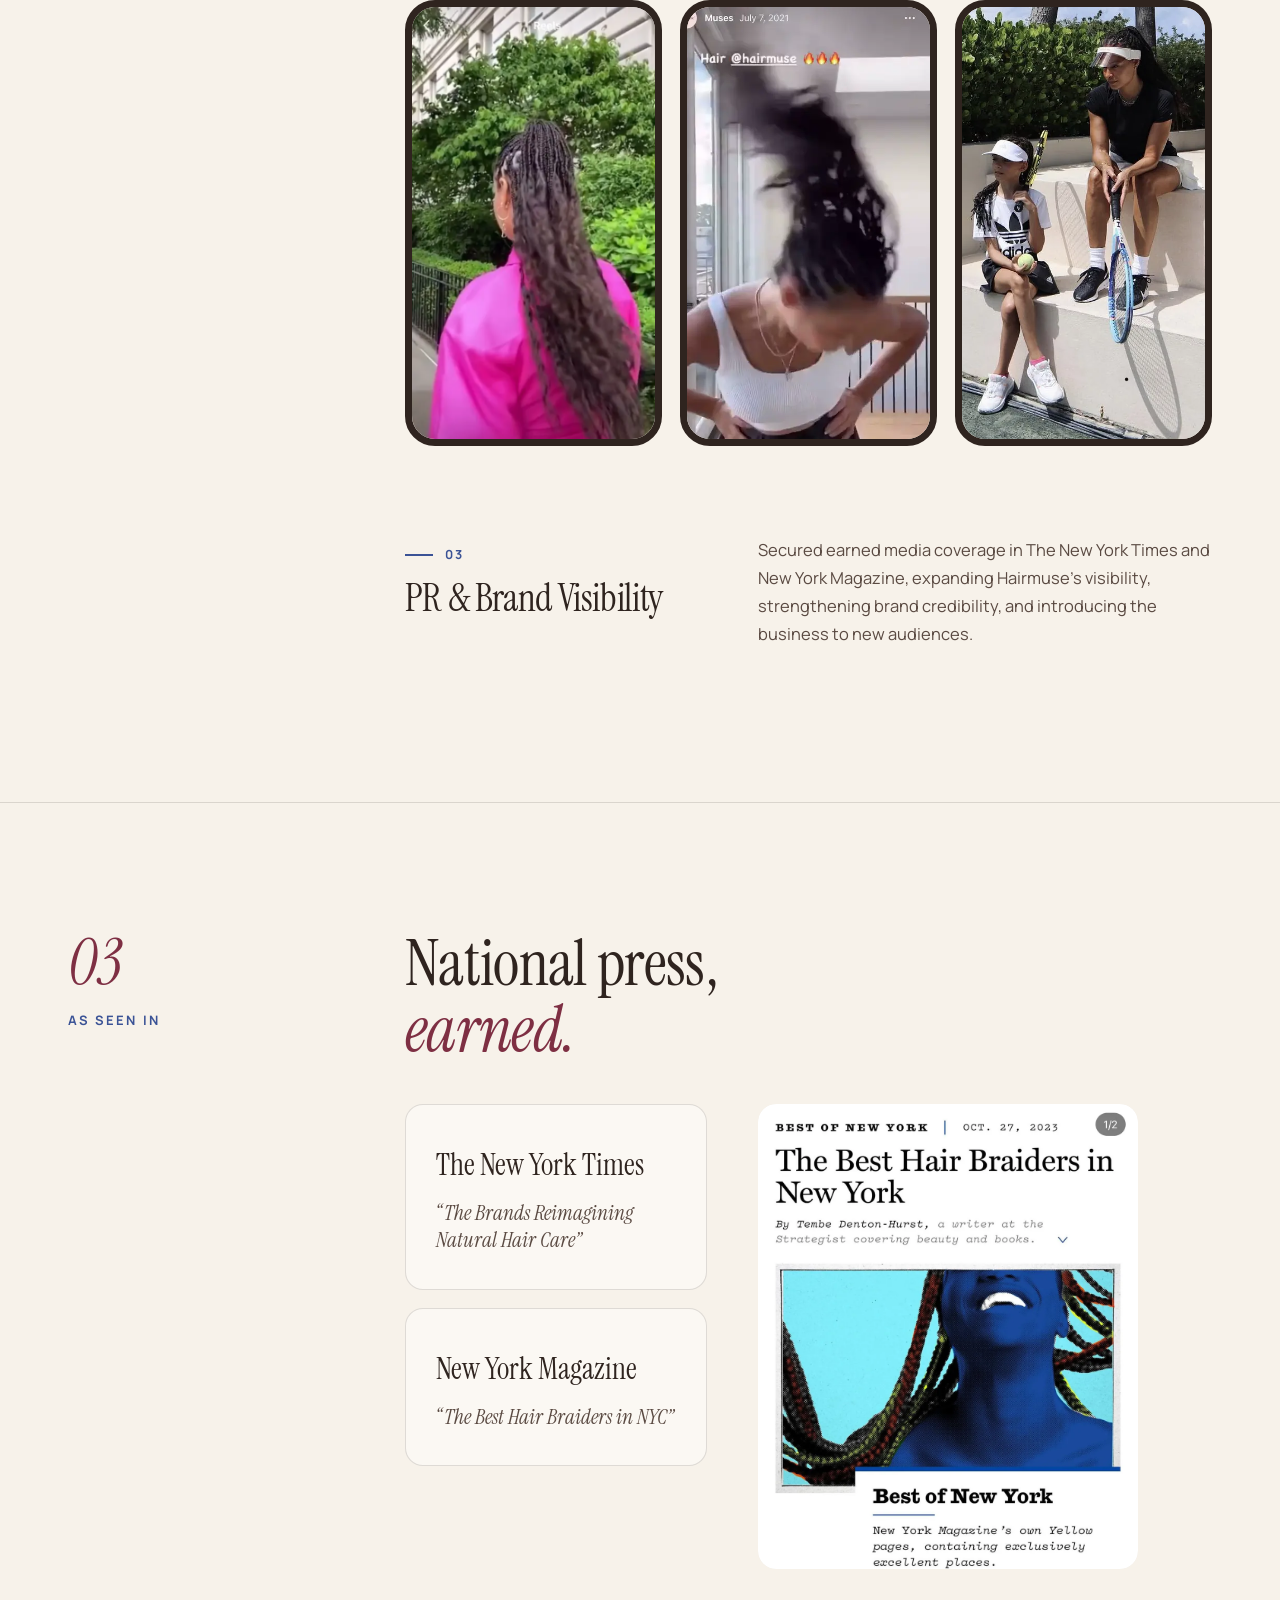
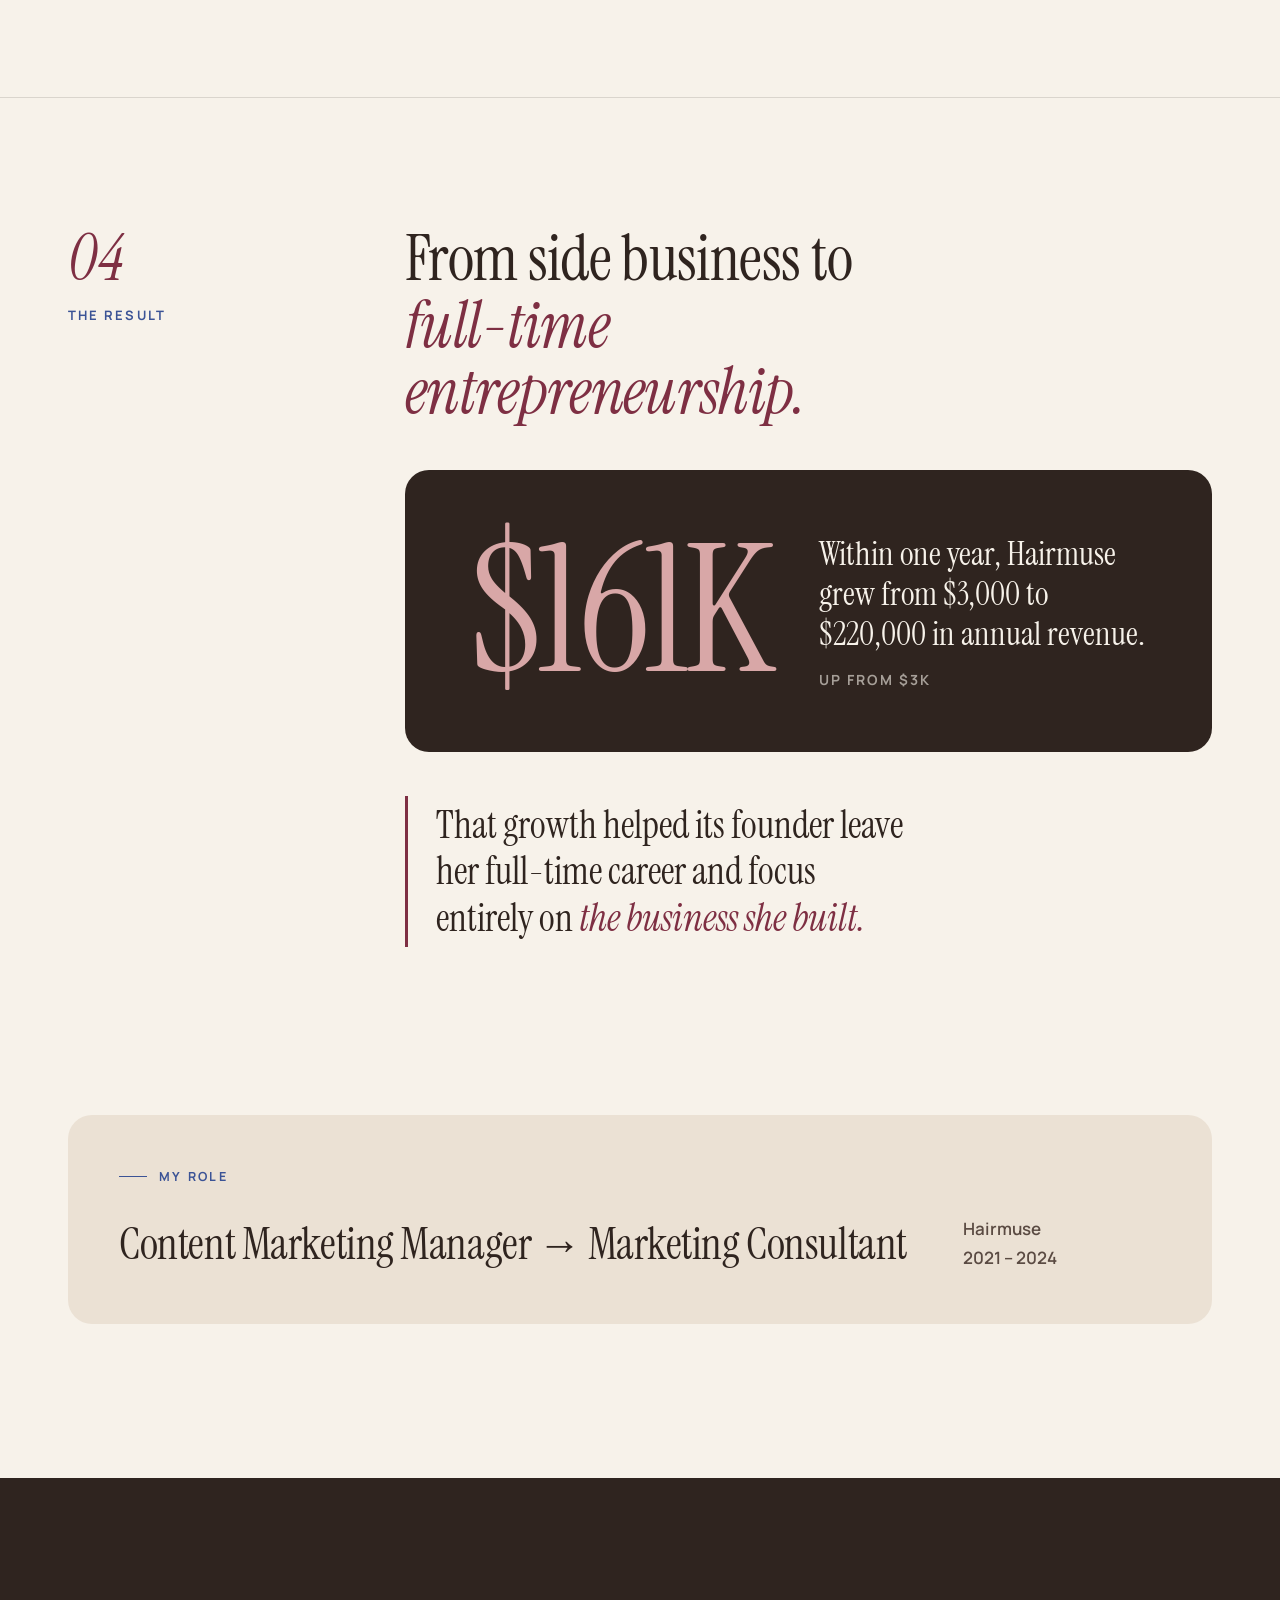
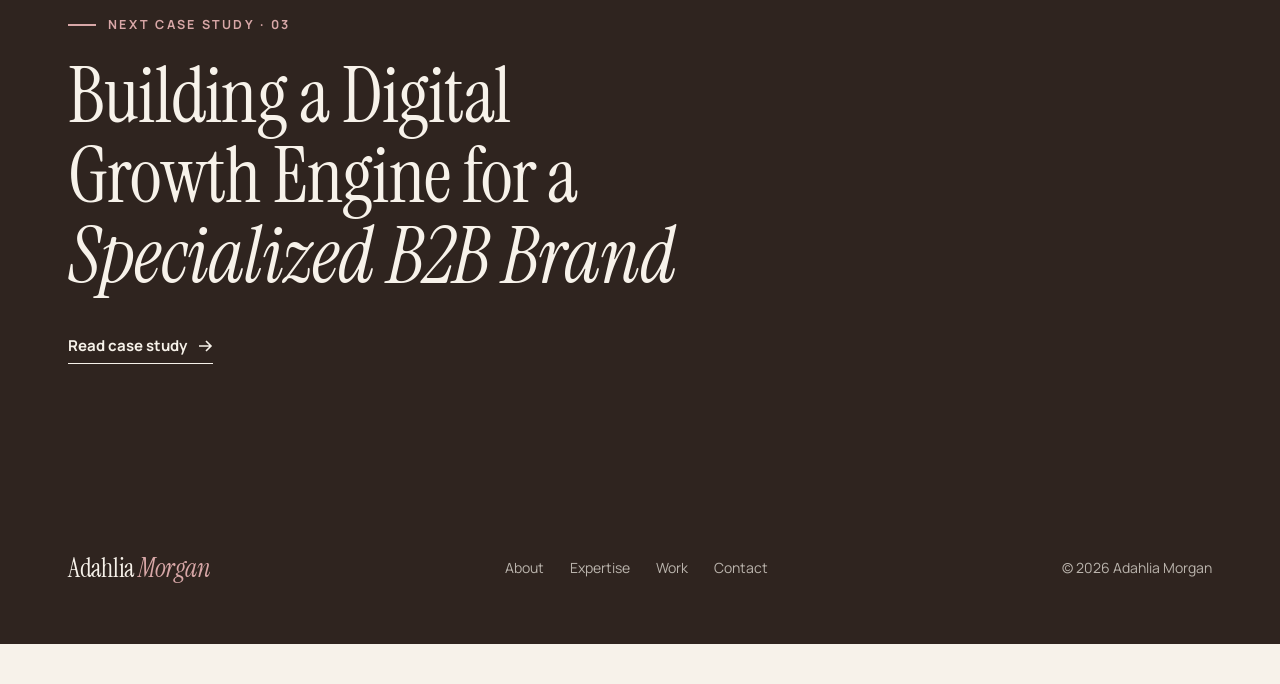
<file: work/hairmuse.html>
<!doctype html>
<html lang="en">
<head>
  <meta charset="utf-8">
  <meta name="viewport" content="width=device-width, initial-scale=1">
  <title>Scaling Hairmuse Through Content, Community &amp; PR | Adahlia Morgan</title>
  <meta name="description" content="Case study: how organic content, influencer partnerships, and PR grew Hairmuse from $3K to $220K in annual revenue, with features in The New York Times and New York Magazine.">
  <meta property="og:image" content="../assets/img/hairmuse-editorial.webp">
  <meta name="theme-color" content="#F7F2EA">
  <link rel="icon" href="../assets/img/favicon.svg" type="image/svg+xml">
  <link rel="preconnect" href="https://fonts.googleapis.com">
  <link rel="preconnect" href="https://fonts.gstatic.com" crossorigin>
  <link href="https://fonts.googleapis.com/css2?family=Instrument+Serif:ital@0;1&family=Manrope:wght@400;500;600;700;800&display=swap" rel="stylesheet">
  <link rel="stylesheet" href="../assets/css/style.css">
</head>
<body>
  <a class="skip" href="#main">Skip to content</a>

  <header class="site-header">
    <div class="wrap">
      <a class="logo" href="../" aria-label="Adahlia Morgan, home">Adahlia <span>Morgan</span></a>
      <button class="nav-toggle" aria-label="Menu" aria-expanded="false" aria-controls="site-nav"><span></span></button>
      <nav class="nav" id="site-nav" aria-label="Main">
        <a href="../">Home</a>
        <a href="../#about">About</a>
        <a href="../#expertise">Expertise</a>
        <a href="../#work">Work</a>
        <a class="btn" href="../#contact">Contact</a>
      </nav>
    </div>
  </header>

  <main id="main">
    <section class="cs-hero">
      <div class="wrap">
        <a class="back-link" href="../#work"><svg viewBox="0 0 16 16" fill="none" stroke="currentColor" stroke-width="1.6" aria-hidden="true"><path d="M14 8H2M7 3 2 8l5 5"/></svg>All work</a>
        <p class="eyebrow" data-reveal>Case Study 02 · Beauty &amp; Consumer Brand Growth</p>
        <h1 data-split>Scaling an Emerging Haircare Brand Through <em>Content, Community &amp; PR</em></h1>
        <p class="lede" data-reveal>How organic marketing, influencer partnerships, and public relations helped transform a one-person haircare business into a six-figure brand, empowering its founder to pursue entrepreneurship full-time.</p>
        <div class="focus-tags" data-stagger="0.05">
          <span>Content Strategy</span><span>Brand Development</span><span>Influencer Marketing</span><span>Public Relations</span>
        </div>

        <div class="cs-logo" data-reveal>
          <img src="../assets/img/logo-hairmuse-dark.webp" width="1200" height="355" alt="Hairmuse logo with lotus mark">
        </div>

        <div class="glance glance--3" data-stagger="0.08">
          <div><strong><span class="from">$3K</span><svg class="arrow" viewBox="0 0 16 16" fill="none" stroke="currentColor" stroke-width="1.6" aria-label="to"><path d="M2 8h12M9 3l5 5-5 5"/></svg><span data-count="220" data-prefix="$" data-suffix="K">$220K</span></strong><span>Annual revenue in one year</span></div>
          <div><strong>Organic</strong><span>Growth through a content &amp; community-led strategy</span></div>
          <div><strong><span data-count="2">2</span></strong><span>Major media features, national press recognition</span></div>
        </div>
      </div>
    </section>

    <section class="chapter">
      <div class="wrap chapter-grid">
        <div class="chapter-label"><span class="num">01</span><span class="name">The Starting Point</span></div>
        <div>
          <h2 data-split>One founder.<br><em class="accent">A growing vision.</em></h2>
          <div class="body" data-reveal>
            <p>Hairmuse was a one-person business, with its founder managing everything from product development to marketing while balancing a full-time career.</p>
          </div>
          <p class="pull" data-reveal>The opportunity was to build a recognizable brand, attract customers, and turn her passion into a <em>sustainable business.</em></p>
        </div>
      </div>
    </section>

    <section class="chapter">
      <div class="wrap chapter-grid">
        <div class="chapter-label"><span class="num">02</span><span class="name">How We Made It Happen</span></div>
        <div>
          <h2 data-split>Content, community,<br><em class="accent">and credibility.</em></h2>
          <div class="execution">
            <div data-reveal>
              <div class="exec-item" style="margin-bottom:8px">
                <div><span class="eyebrow" style="margin-bottom:12px">01</span><h3>Content That Converts</h3></div>
                <p>Developed a cohesive brand identity and organic content strategy that helped turn social media engagement into customers and sales.</p>
              </div>
              <div class="figure-row figure-row--phones">
                <figure class="figure">
                  <div class="media media--phone"><video src="../assets/video/hairmuse-process.mp4" poster="../assets/img/hairmuse-process-poster.webp" muted loop playsinline autoplay data-loop preload="none" aria-label="Sped-up video of a Hairmuse stylist taking down a braided style"></video></div>
                </figure>
                <figure class="figure">
                  <div class="media media--phone"><video src="../assets/video/hairmuse-reveal.mp4" poster="../assets/img/hairmuse-reveal-poster.webp" muted loop playsinline autoplay data-loop preload="none" aria-label="Short reveal video of a client's finished knotless braids"></video></div>
                </figure>
                <figure class="figure">
                  <div class="media media--phone"><img src="../assets/img/hairmuse-testimonial.webp" width="1080" height="1080" loading="lazy" alt="Hairmuse branded five-star client testimonial post with a photo of finished braids" style="object-fit:cover;background:#F4DED8"></div>
                </figure>
              </div>
            </div>

            <div data-reveal>
              <div class="exec-item" style="margin-bottom:8px">
                <div><span class="eyebrow" style="margin-bottom:12px">02</span><h3>Community &amp; Influence</h3></div>
                <p>Built an engaged online community and developed influencer partnerships to expand brand awareness, credibility, and reach.</p>
              </div>
              <div class="figure-row figure-row--phones">
                <figure class="figure">
                  <div class="media media--phone"><video src="../assets/video/hairmuse-reels.mp4" poster="../assets/img/hairmuse-reels-poster.webp" muted loop playsinline autoplay data-loop preload="none" aria-label="Influencer Instagram Reels featuring Hairmuse braid styles"></video></div>
                </figure>
                <figure class="figure">
                  <div class="media media--phone"><video src="../assets/video/hairmuse-story.mp4" poster="../assets/img/hairmuse-story-poster.webp" muted loop playsinline autoplay data-loop preload="none" aria-label="Influencer Instagram Story crediting 'Hair @hairmuse'"></video></div>
                </figure>
                <figure class="figure">
                  <div class="media media--phone"><img src="../assets/img/hairmuse-influencer.webp" width="736" height="775" loading="lazy" alt="Influencer and her daughter in braided styles on a tennis court"></div>
                </figure>
              </div>
            </div>

            <div data-reveal>
              <div class="exec-item" style="margin-bottom:8px">
                <div><span class="eyebrow" style="margin-bottom:12px">03</span><h3>PR &amp; Brand Visibility</h3></div>
                <p>Secured earned media coverage in The New York Times and New York Magazine, expanding Hairmuse's visibility, strengthening brand credibility, and introducing the business to new audiences.</p>
              </div>
            </div>
          </div>
        </div>
      </div>
    </section>

    <section class="chapter section--sand">
      <div class="wrap chapter-grid">
        <div class="chapter-label"><span class="num">03</span><span class="name">As Seen In</span></div>
        <div>
          <h2 data-split>National press,<br><em class="accent">earned.</em></h2>
          <div class="exec-item" style="margin-top:40px">
            <div class="press" style="grid-template-columns:1fr;margin:0" data-stagger="0.1">
              <div class="press-card"><span class="outlet">The New York Times</span><p>“The Brands Reimagining Natural Hair Care”</p></div>
              <div class="press-card"><span class="outlet">New York Magazine</span><p>“The Best Hair Braiders in NYC”</p></div>
            </div>
            <figure class="figure figure--tall" style="margin:0" data-reveal>
              <div class="media"><img src="../assets/img/hairmuse-nymag.webp" width="1000" height="1224" loading="lazy" alt="New York Magazine 'Best of New York' feature: The Best Hair Braiders in New York, October 27, 2023"></div>
            </figure>
          </div>
        </div>
      </div>
    </section>

    <section class="chapter">
      <div class="wrap chapter-grid">
        <div class="chapter-label"><span class="num">04</span><span class="name">The Result</span></div>
        <div>
          <h2 data-split>From side business to<br><em class="accent">full-time entrepreneurship.</em></h2>
          <div class="big-stat" data-reveal>
            <strong data-count="220" data-prefix="$" data-suffix="K">$220K</strong>
            <p>Within one year, Hairmuse grew from $3,000 to $220,000 in annual revenue.<span>Up from $3K</span></p>
          </div>
          <p class="pull" data-reveal>That growth helped its founder leave her full-time career and focus entirely on <em>the business she built.</em></p>
        </div>
      </div>
    </section>

    <section class="section" style="padding-top:0">
      <div class="wrap">
        <div class="role" data-reveal>
          <p class="eyebrow">My Role</p>
          <h3>Content Marketing Manager → Marketing Consultant</h3>
          <p>Hairmuse<br>2021 – 2024</p>
        </div>
      </div>
    </section>

    <a class="next-case" href="allentown.html">
      <div class="wrap">
        <p class="eyebrow">Next case study · 03</p>
        <h2>Building a Digital Growth Engine for a <em>Specialized B2B Brand</em></h2>
        <span class="link-arrow">Read case study <svg viewBox="0 0 16 16" fill="none" stroke="currentColor" stroke-width="1.6" aria-hidden="true"><path d="M2 8h12M9 3l5 5-5 5"/></svg></span>
      </div>
    </a>
  </main>

  <footer class="site-footer">
    <div class="wrap">
      <a class="logo" href="../">Adahlia <span>Morgan</span></a>
      <nav aria-label="Footer">
        <a href="../#about">About</a>
        <a href="../#expertise">Expertise</a>
        <a href="../#work">Work</a>
        <a href="../#contact">Contact</a>
      </nav>
      <p style="margin:0">© <span data-year>2026</span> Adahlia Morgan</p>
    </div>
  </footer>

  <script src="../assets/js/main.js"></script>
</body>
</html>
</file>
<file: assets/css/style.css>
/* ==========================================================================
   Adahlia Morgan — Portfolio
   Editorial serif + clean sans, warm neutrals with burgundy & cobalt accents
   ========================================================================== */

:root {
  --cream: #F7F2EA;
  --sand: #D8C7B3;
  --sand-soft: #EBE1D4;
  --espresso: #2F241F;
  --espresso-soft: #5A4A42;
  --burgundy: #7E2F43;
  --burgundy-deep: #64243A;
  --cobalt: #4B67B0;
  --cobalt-ink: #3B5396; /* cobalt for small text: passes AA on cream and sand */
  --blush: #D8A7A7;
  --blush-soft: #F0DCD8;
  --line: rgba(47, 36, 31, 0.14);

  --serif: "Instrument Serif", "Times New Roman", serif;
  --sans: "Manrope", system-ui, -apple-system, "Segoe UI", sans-serif;

  --wrap: 1240px;
  --gutter: clamp(20px, 4vw, 48px);
  --section: clamp(88px, 12vw, 160px);
  --radius: 18px;
  --ease: cubic-bezier(0.22, 1, 0.36, 1);
}

*, *::before, *::after { box-sizing: border-box; }
html { scroll-behavior: smooth; -webkit-text-size-adjust: 100%; overflow-x: clip; }
body {
  margin: 0;
  background: var(--cream);
  color: var(--espresso);
  font-family: var(--sans);
  font-size: 17px;
  line-height: 1.7;
  -webkit-font-smoothing: antialiased;
  text-rendering: optimizeLegibility;
}
[hidden] { display: none !important; }
img, video { display: block; max-width: 100%; height: auto; }
a { color: inherit; }
::selection { background: var(--blush); color: var(--espresso); }
:focus-visible { outline: 2px solid var(--cobalt); outline-offset: 3px; border-radius: 4px; }

.wrap { width: 100%; max-width: var(--wrap); margin: 0 auto; padding: 0 var(--gutter); }
.skip { position: absolute; left: -9999px; top: 0; }
.skip:focus { left: 16px; top: 16px; z-index: 100; background: var(--espresso); color: var(--cream); padding: 10px 16px; border-radius: 8px; }

/* ---------- Type ---------- */
h1, h2, h3, h4 { font-family: var(--serif); font-weight: 400; line-height: 1.04; letter-spacing: -0.01em; margin: 0; text-wrap: balance; }
h2 { font-size: clamp(44px, 6.4vw, 88px); }
h3 { font-size: clamp(28px, 3vw, 38px); line-height: 1.12; }
p { margin: 0 0 1.1em; text-wrap: pretty; }
em, .italic { font-style: italic; }
.accent { color: var(--burgundy); font-style: italic; }
.accent-blue { color: var(--cobalt); font-style: italic; }

.eyebrow {
  display: inline-flex; align-items: center; gap: 12px;
  font-family: var(--sans); font-size: 12.5px; font-weight: 700;
  letter-spacing: 0.18em; text-transform: uppercase; color: var(--cobalt-ink);
  margin-bottom: 22px;
}
.eyebrow::before { content: ""; width: 28px; height: 1.5px; background: currentColor; }
.lede { font-size: clamp(18px, 1.5vw, 21px); line-height: 1.65; color: var(--espresso-soft); max-width: 62ch; }

/* ---------- Buttons ---------- */
.btn {
  --bg: var(--burgundy); --fg: var(--cream);
  display: inline-flex; align-items: center; gap: 10px;
  padding: 16px 28px; border-radius: 999px;
  background: var(--bg); color: var(--fg);
  font-family: var(--sans); font-size: 15px; font-weight: 700; letter-spacing: 0.02em;
  text-decoration: none; border: 1.5px solid var(--bg);
  transition: transform .4s var(--ease), background .3s, color .3s, border-color .3s;
}
.btn svg { width: 16px; height: 16px; transition: transform .4s var(--ease); }
.btn:hover { background: var(--burgundy-deep); border-color: var(--burgundy-deep); }
.btn:hover svg { transform: translateX(4px); }
.btn:active { transform: scale(0.97); }
.btn--ghost { --bg: transparent; --fg: var(--espresso); border-color: var(--espresso); }
.btn--ghost:hover { background: var(--espresso); color: var(--cream); border-color: var(--espresso); }
.btn--light { --bg: var(--cream); --fg: var(--burgundy); }
.btn--light:hover { background: #fff; border-color: #fff; color: var(--burgundy-deep); }

.link-arrow {
  display: inline-flex; align-items: center; gap: 10px;
  font-weight: 700; font-size: 15px; text-decoration: none; color: var(--burgundy);
  padding-bottom: 4px; border-bottom: 1.5px solid currentColor;
}
.link-arrow svg { width: 16px; height: 16px; transition: transform .4s var(--ease); }
.link-arrow:hover svg { transform: translateX(5px); }

/* ---------- Header ---------- */
.site-header {
  position: sticky; top: 0; z-index: 50;
  background: rgba(247, 242, 234, 0.82);
  backdrop-filter: saturate(160%) blur(14px); -webkit-backdrop-filter: saturate(160%) blur(14px);
  border-bottom: 1px solid transparent;
  transition: border-color .3s;
}
.site-header.is-scrolled { border-bottom-color: var(--line); }
.site-header .wrap { display: flex; align-items: center; justify-content: space-between; height: 76px; }
.logo { font-family: var(--serif); font-size: 26px; text-decoration: none; letter-spacing: -0.01em; }
.logo span { color: var(--burgundy); font-style: italic; }
.nav { display: flex; align-items: center; gap: 34px; }
.nav a:not(.btn) { font-size: 14.5px; font-weight: 600; text-decoration: none; position: relative; }
.nav a:not(.btn)::after {
  content: ""; position: absolute; left: 0; bottom: -4px; width: 100%; height: 1.5px;
  background: var(--burgundy); transform: scaleX(0); transform-origin: right; transition: transform .45s var(--ease);
}
.nav a:not(.btn):hover::after { transform: scaleX(1); transform-origin: left; }
.nav .btn { padding: 11px 22px; font-size: 14px; }
.nav-toggle { display: none; }

@media (max-width: 820px) {
  .nav-toggle {
    display: inline-flex; align-items: center; justify-content: center;
    width: 46px; height: 46px; border-radius: 50%; border: 1.5px solid var(--espresso);
    background: transparent; color: var(--espresso); cursor: pointer;
  }
  .nav-toggle span, .nav-toggle span::before, .nav-toggle span::after {
    display: block; width: 18px; height: 1.5px; background: currentColor; position: relative; transition: transform .3s var(--ease), background .3s;
  }
  .nav-toggle span::before, .nav-toggle span::after { content: ""; position: absolute; left: 0; }
  .nav-toggle span::before { top: -6px; }
  .nav-toggle span::after { top: 6px; }
  .nav-open .nav-toggle span { background: transparent; }
  .nav-open .nav-toggle span::before { transform: translateY(6px) rotate(45deg); }
  .nav-open .nav-toggle span::after { transform: translateY(-6px) rotate(-45deg); }
  .nav {
    position: fixed; inset: 76px 0 auto 0; flex-direction: column; align-items: flex-start; gap: 22px;
    padding: 28px var(--gutter) 36px; background: var(--cream); border-bottom: 1px solid var(--line);
    opacity: 0; visibility: hidden; transform: translateY(-8px);
    transition: opacity .3s var(--ease), transform .3s var(--ease), visibility .3s;
  }
  .nav a:not(.btn) { font-family: var(--serif); font-size: 32px; font-weight: 400; }
  .nav-open .nav { opacity: 1; visibility: visible; transform: none; }
}

/* ---------- Hero (typographic) ---------- */
.hero { padding: clamp(72px, 11vw, 150px) 0 clamp(80px, 11vw, 150px); position: relative; overflow: hidden; }
/* title on the left, tagline on the right: reads left to right */
.hero .wrap { display: grid; grid-template-columns: minmax(0, 1.6fr) minmax(0, 1fr); gap: clamp(32px, 5vw, 80px); align-items: end; }
.hero-title { display: grid; grid-template-columns: 1fr; line-height: 0.86; letter-spacing: -0.03em; text-wrap: initial; }
.ht-the { font-style: italic; color: var(--burgundy); font-size: clamp(34px, 4.2vw, 62px); line-height: 1; margin: 0 0 0.12em 0.12em; }
.ht-big { display: block; font-size: clamp(76px, 12.4vw, 196px); }
.ht-big--2 { font-style: italic; color: var(--burgundy); padding-left: clamp(32px, 7vw, 120px); }
.ht-of {
  justify-self: start; margin-top: clamp(20px, 2.4vw, 34px); padding-left: 0.2em;
  font-size: clamp(17px, 1.7vw, 24px); letter-spacing: 0.32em; text-transform: uppercase; line-height: 1.3; color: var(--espresso-soft);
}
.hero-tagline {
  max-width: 20ch; margin: 0 0 0.4em; padding-top: 26px; border-top: 1px solid var(--line);
  font-family: var(--serif); font-size: clamp(26px, 2.6vw, 40px); line-height: 1.22;
}
@media (max-width: 900px) {
  .hero .wrap { grid-template-columns: 1fr; }
  .hero-tagline { margin: clamp(32px, 7vw, 56px) 0 0; max-width: 24ch; }
}
@media (max-width: 640px) {
  .ht-big { font-size: 19.5vw; }
  .ht-big--2 { padding-left: 9vw; }
  .ht-of { letter-spacing: 0.22em; padding: 0; }
}

/* progressive reveal: letters fade up from a soft blur, no sliding */
[data-progressive] .pw { display: inline-block; white-space: nowrap; }
.js [data-progressive] .pc { opacity: 0; filter: blur(10px); transition: opacity 1s var(--ease), filter 1.2s var(--ease); transition-delay: calc(var(--base, 0s) + var(--i) * 45ms); }
.js [data-progressive].is-in .pc { opacity: 1; filter: none; }

/* ---------- Floating words ---------- */
.marquee { border-block: 1px solid #E6D3D3; overflow: hidden; padding: 26px 0; background: var(--blush-soft); }
.marquee-track { display: flex; width: max-content; animation: marquee 52s linear infinite; }
.marquee:hover .marquee-track { animation-play-state: paused; }
.marquee-group { display: flex; align-items: center; flex-shrink: 0; }
.marquee-item { font-family: var(--serif); font-size: clamp(26px, 3vw, 40px); white-space: nowrap; padding: 0 30px; font-style: italic; color: var(--burgundy); }
.marquee-item:nth-child(4n+3) { font-style: normal; color: var(--espresso); transform: translateY(5px); }
.marquee-dot { width: 7px; height: 7px; border-radius: 50%; background: var(--cobalt); flex-shrink: 0; }
@keyframes marquee { to { transform: translateX(-50%); } }

/* ---------- Sections ---------- */
.section { padding: var(--section) 0; position: relative; }
.section + .section:not(.section--warm):not(.section--wine) { border-top: 1px solid var(--line); }
.section--warm { background: #FBF8F3; }
.section--wine { background: var(--burgundy); color: var(--cream); }
.section-title { margin-bottom: clamp(48px, 6vw, 84px); }
.section-head { display: grid; grid-template-columns: 1fr 1fr; gap: clamp(28px, 5vw, 80px); align-items: end; margin-bottom: clamp(48px, 6vw, 84px); }
.section-head--inline { display: flex; justify-content: space-between; align-items: flex-end; flex-wrap: wrap; gap: 24px; }
@media (max-width: 820px) { .section-head { grid-template-columns: 1fr; } }

/* ---------- About ---------- */
.about { display: grid; grid-template-columns: 0.8fr 1.2fr; gap: clamp(40px, 7vw, 110px); align-items: start; }
.about-portrait { position: sticky; top: 120px; }
.about-portrait .frame { border-radius: var(--radius); overflow: hidden; aspect-ratio: 4 / 5; background: var(--blush-soft); }
.about-portrait .frame img { width: 100%; height: 100%; object-fit: cover; }
.about-portrait::before { content: ""; position: absolute; inset: 22px -22px -22px 22px; border: 1px solid var(--burgundy); border-radius: var(--radius); z-index: -1; opacity: 0.6; }
.about h2 { margin-bottom: 40px; }
.about-copy p { font-size: 18px; line-height: 1.85; color: var(--espresso-soft); margin-bottom: 1.5em; max-width: 60ch; }
.about-copy .dropcap::first-letter { font-family: var(--serif); float: left; font-size: 4.4em; line-height: 0.8; padding: 0.08em 0.1em 0 0; color: var(--burgundy); }
.about-copy .about-pull { font-family: var(--serif); font-style: italic; font-size: clamp(26px, 2.5vw, 34px); line-height: 1.25; color: var(--burgundy); margin: 1.4em 0; max-width: 28ch; }
@media (max-width: 860px) {
  .about { grid-template-columns: 1fr; }
  .about-portrait { position: relative; top: 0; max-width: 380px; }
  .about-portrait::before { inset: 14px -12px -14px 12px; }
}

/* ---------- Areas of expertise ---------- */
.services { display: grid; grid-template-columns: repeat(6, 1fr); gap: 20px; }
.service {
  grid-column: span 2; position: relative; padding: 34px 30px 30px; border-radius: var(--radius);
  background: var(--cream); border: 1px solid var(--line);
  display: flex; flex-direction: column;
  transition: border-color .4s, box-shadow .6s var(--ease);
}
.service:nth-child(4), .service:nth-child(5) { grid-column: span 3; }
.service { transition: background-color .45s var(--ease), border-color .45s, box-shadow .6s var(--ease), color .45s; }
/* hover: burgundy card, white lettering; returns to normal when the cursor leaves */
.service:hover { background: var(--burgundy); border-color: var(--burgundy); color: #fff; box-shadow: 0 30px 60px -36px rgba(100, 36, 58, 0.6); }
.service:hover .service-num, .service:hover > p, .service:hover > p span, .service:hover .service-cta { color: #fff; }
.service-num, .service > p, .service > p span, .service-cta { transition: color .45s var(--ease); }
/* each card links to Selected Work */
a.service { text-decoration: none; color: inherit; }
.service-cta { margin-top: auto; display: inline-flex; align-items: center; gap: 10px; align-self: flex-start; padding: 10px 0 0; font: 700 14px/1 var(--sans); color: var(--burgundy); letter-spacing: 0.02em; }
.service-cta svg { width: 15px; height: 15px; transition: transform .4s var(--ease); }
.service:hover .service-cta svg { transform: translateX(5px); }
.service-num { font-family: var(--serif); font-style: italic; font-size: 22px; color: var(--burgundy); display: block; margin-bottom: 44px; }
.service h3 { margin-bottom: 12px; }
.service > p { margin: 0 0 26px; font-size: 15px; color: var(--espresso-soft); line-height: 1.75; text-wrap: wrap; }
.service > p span { color: var(--burgundy); padding: 0 2px; }
@media (max-width: 980px) {
  .services { grid-template-columns: repeat(2, 1fr); }
  .service, .service:nth-child(4), .service:nth-child(5) { grid-column: span 1; }
  .service:nth-child(5) { grid-column: span 2; }
}
@media (max-width: 600px) {
  .services { grid-template-columns: 1fr; }
  .service:nth-child(5) { grid-column: span 1; }
  .service-num { margin-bottom: 24px; }
}

/* ---------- Selected work ---------- */
.cases { display: grid; grid-template-columns: repeat(3, 1fr); gap: clamp(28px, 3.4vw, 52px); align-items: start; }
.case { display: flex; flex-direction: column; text-decoration: none; }
/* logo panel: the organization's original logo is the card's visual */
.case-logo {
  display: grid; place-items: center; aspect-ratio: 16 / 10; margin-bottom: 26px; padding: 12%;
  border-radius: var(--radius); background: #FBF8F3; border: 1px solid var(--line);
  transition: border-color .4s, box-shadow .6s var(--ease);
}
.case-logo img { width: 100%; height: 100%; max-height: 150px; object-fit: contain; transition: transform 1.2s var(--ease); }
.case:hover .case-logo { border-color: rgba(126, 47, 67, 0.35); box-shadow: 0 24px 50px -38px rgba(47, 36, 31, 0.4); }
.case:hover .case-logo img { transform: scale(1.04); }
.case-tags { font-size: 13px; font-weight: 600; color: var(--cobalt-ink); margin: 0 0 12px; letter-spacing: 0.02em; }
.case-tags span { color: var(--blush); padding: 0 4px; }
.case h3 { font-size: clamp(28px, 2.4vw, 36px); line-height: 1.08; margin-bottom: 14px; transition: color .3s; }
.case:hover h3 { color: var(--burgundy); }
.case-summary { font-size: 15.5px; color: var(--espresso-soft); margin: 0 0 22px; }
.case-cta { display: inline-flex; align-items: center; gap: 10px; align-self: flex-start; font-weight: 700; font-size: 14.5px; color: var(--burgundy); padding-bottom: 4px; border-bottom: 1.5px solid currentColor; }
.case-cta svg { width: 15px; height: 15px; transition: transform .4s var(--ease); }
.case:hover .case-cta svg { transform: translateX(5px); }
@media (max-width: 980px) { .cases { grid-template-columns: 1fr 1fr; } .cases .case:last-child { grid-column: span 2; max-width: calc(50% - 20px); } }
@media (max-width: 640px) { .cases { grid-template-columns: 1fr; gap: 56px; } .cases .case:last-child { grid-column: auto; max-width: none; } }

/* ---------- Numbers ---------- */
.section--wine .section-title em { color: #EBC8C8; }
.results { display: grid; grid-template-columns: repeat(4, 1fr); gap: 0; }
.result { padding: 30px clamp(18px, 2.4vw, 36px) 8px 0; border-top: 1px solid rgba(247, 242, 234, 0.3); }
.result + .result { padding-left: clamp(18px, 2.4vw, 36px); border-left: 1px solid rgba(247, 242, 234, 0.18); }
.result-figure { font-family: var(--serif); font-size: clamp(48px, 4.8vw, 76px); line-height: 1; letter-spacing: -0.02em; display: flex; align-items: baseline; white-space: nowrap; gap: 0.16em; margin-bottom: 22px; color: var(--cream); }
.result-figure .from { color: #E8C9CC; font-size: 0.56em; }
.result-figure .arrow { width: 0.4em; height: 0.4em; color: #E8C9CC; align-self: center; }
.result-label { font-weight: 700; font-size: 15px; margin: 0 0 6px; color: var(--cream); }
.result p:not(.result-label) { font-size: 14.5px; color: var(--cream); margin: 0; max-width: 26ch; }
@media (max-width: 1080px) {
  .results { grid-template-columns: 1fr 1fr; row-gap: 40px; }
  .result:nth-child(3) { padding-left: 0; border-left: 0; }
}
@media (max-width: 560px) {
  .results { grid-template-columns: 1fr; row-gap: 32px; }
  .result:nth-child(n) { padding: 26px 0 0; border-left: 0; }
}

/* ---------- Strategy to execution: discipline tabs ---------- */
.gallery-tabs { display: flex; flex-wrap: wrap; gap: 6px 24px; border-bottom: 1px solid var(--line); margin-bottom: clamp(40px, 5vw, 64px); }
.gallery-tab {
  position: relative; background: none; border: 0; padding: 14px 0; cursor: pointer;
  font: 600 14.5px/1.3 var(--sans); color: var(--espresso-soft); transition: color .3s; white-space: nowrap;
}
.gallery-tab::after { content: ""; position: absolute; left: 0; right: 0; bottom: -1px; height: 2px; background: var(--burgundy); transform: scaleX(0); transform-origin: left; transition: transform .5s var(--ease); }
.gallery-tab:hover { color: var(--espresso); }
.gallery-tab[aria-selected="true"] { color: var(--burgundy); }
.gallery-tab[aria-selected="true"]::after { transform: scaleX(1); }
@media (min-width: 1240px) {
  /* all seven disciplines on a single row */
  .gallery-tabs { flex-wrap: nowrap; justify-content: space-between; gap: 14px; }
  .gallery-tab { font-size: 13.5px; }
}
.stx-panel:focus-visible { outline-offset: 10px; }
.js .stx-panel:not([hidden]) { animation: panel-in .5s var(--ease); }
@keyframes panel-in { from { opacity: 0; } }
@media (max-width: 600px) {
  /* all disciplines visible at once: two-column list instead of a scrolling row */
  .gallery-tabs { display: grid; grid-template-columns: 1fr 1fr; gap: 0 20px; border-bottom: 0; }
  .gallery-tab { text-align: left; padding: 13px 0; font-size: 14.5px; border-bottom: 1px solid var(--line); white-space: normal; }
  .gallery-tab::after { bottom: -1px; }
}

/* shared pieces */
.stx-intro { font-size: clamp(17px, 1.4vw, 19px); line-height: 1.75; color: var(--espresso-soft); max-width: 70ch; margin: 0 0 clamp(36px, 4vw, 52px); }
.stx-intro + .chips--intro { margin: calc(clamp(36px, 4vw, 52px) * -0.55) 0 clamp(40px, 5vw, 60px); }
.stx-lead { font-family: var(--serif); font-size: clamp(30px, 3.4vw, 48px); line-height: 1.1; margin: 0 0 clamp(36px, 4vw, 56px); max-width: 22ch; }
.stx-lead em { color: var(--burgundy); }
.chips { list-style: none; margin: 0; padding: 0; display: flex; flex-wrap: wrap; gap: 8px; }
.chips li { padding: 7px 14px; border-radius: 999px; border: 1px solid rgba(126, 47, 67, 0.28); background: #FBF8F3; font-size: 13px; font-weight: 600; line-height: 1.3; color: var(--burgundy); }
.role-line { display: grid; gap: 12px; margin-top: 22px; }
.role-label, .stat-head, .card-label {
  font-size: 12.5px; font-weight: 700; letter-spacing: 0.14em; text-transform: uppercase; color: var(--cobalt-ink); margin: 0;
}

/* project card: visual on top, copy beneath */
.wc-grid { display: grid; grid-template-columns: 1fr 1fr; gap: clamp(40px, 5vw, 72px); align-items: start; }
.wc { display: flex; flex-direction: column; }
.wc-media {
  display: block; width: 100%; padding: 0; border: 0; cursor: zoom-in; position: relative;
  border-radius: var(--radius); overflow: hidden; aspect-ratio: 16 / 10.5; background: var(--sand-soft); margin-bottom: 26px;
}
.wc-media img, .wc-media video { width: 100%; height: 100%; object-fit: cover; transition: transform 1.2s var(--ease); }
.wc-media:hover img, .wc-media:hover video { transform: scale(1.03); }
.wc-media--contain { background: transparent; }
.wc-media--contain img, .wc-media--contain video { object-fit: contain; }
.wc-media--blush { background: var(--blush-soft); }
.wc-meta { font-size: 13px; font-weight: 700; letter-spacing: 0.12em; text-transform: uppercase; color: var(--burgundy); margin: 0 0 10px; }
.wc-meta span { color: var(--blush); padding: 0 4px; }
.wc-title { font-size: clamp(30px, 2.8vw, 42px); line-height: 1.06; margin-bottom: 10px; }
.wc-sub { font-size: 15px; font-weight: 600; color: var(--espresso-soft); margin: 0 0 16px; }
.wc-desc { font-size: 16px; line-height: 1.75; color: var(--espresso-soft); margin: 0 0 22px; max-width: 62ch; }
.wc-desc em { font-style: italic; }
.wc > .chips { margin-top: 2px; }
.wc-tools { font-size: 14px; color: var(--espresso-soft); margin: 16px 0 0; }
/* single featured project: video on top, copy beneath */
.wc--feature { max-width: 900px; }
.wc--feature .wc-media { aspect-ratio: 16 / 9; }

/* stats: large serif figures in open columns */
.stat-head { margin-top: 6px; }
.stat-row { display: grid; grid-template-columns: repeat(3, 1fr); margin: 16px 0 0; border-top: 1px solid var(--line); }
.stat-row div { padding: 20px 18px 6px 0; }
.stat-row div + div { padding-left: 18px; border-left: 1px solid var(--line); }
.stat-row dt, .stat-grid dt { font-family: var(--serif); font-size: clamp(32px, 2.8vw, 42px); line-height: 1; letter-spacing: -0.01em; color: var(--burgundy); margin-bottom: 10px; }
.stat-row dd, .stat-grid dd { margin: 0; font-size: 13.5px; line-height: 1.5; color: var(--espresso-soft); }
.stat-row dd b { display: block; font-size: 14px; color: var(--espresso); margin-bottom: 4px; }
.stat-grid { display: grid; grid-template-columns: 1fr 1fr; gap: 0; margin: 14px 0 22px; border-top: 1px solid var(--line); }
.stat-grid div { padding: 18px 14px 16px 0; border-bottom: 1px solid var(--line); }
.stat-grid div:nth-child(even) { padding-left: 18px; border-left: 1px solid var(--line); }
.stat-grid--3 { grid-template-columns: 1fr; }
.stat-grid--3 div:nth-child(even) { padding-left: 0; border-left: 0; }

/* email: three cards side by side */
.card-trio { display: grid; grid-template-columns: repeat(3, 1fr); gap: 20px; align-items: stretch; }
.card { display: flex; flex-direction: column; padding: clamp(24px, 2.6vw, 34px); border-radius: var(--radius); background: #FBF8F3; border: 1px solid var(--line); }
.card .card-label { margin-bottom: 18px; }
.card .wc-media { aspect-ratio: 4 / 3; margin-bottom: 20px; }
.card .wc-title { font-size: clamp(26px, 2.2vw, 32px); }
.card .chips { margin: 14px 0 22px; }
.card-link { align-self: flex-start; margin-top: auto; background: none; border: 0; border-bottom: 1.5px solid currentColor; cursor: pointer; font-family: var(--sans); padding: 0 0 4px; }
.bench { list-style: none; margin: 12px 0 0; padding: 0; }
.bench li { display: grid; grid-template-columns: 1fr auto; gap: 2px 12px; padding: 12px 0; border-bottom: 1px solid var(--line); font-size: 14px; }
.bench b { font-family: var(--serif); font-weight: 400; font-size: 24px; color: var(--burgundy); line-height: 1; grid-row: span 2; align-self: center; }
.bench span { font-weight: 600; }
.bench em { font-style: normal; color: var(--espresso-soft); font-size: 13px; }

/* experiential: project header + photo mosaic */
.xp + .xp { margin-top: clamp(64px, 8vw, 110px); padding-top: clamp(48px, 6vw, 80px); border-top: 1px solid var(--line); }
.xp-head { display: grid; grid-template-columns: 0.85fr 1.15fr; gap: clamp(24px, 4vw, 64px); margin-bottom: clamp(28px, 3vw, 40px); }
.xp-title { font-size: clamp(32px, 3.4vw, 50px); line-height: 1.04; }
.mosaic { columns: 3 260px; column-gap: 14px; }
.tile { display: block; width: 100%; margin: 0 0 14px; padding: 0; border: 0; border-radius: 14px; overflow: hidden; background: var(--sand-soft); cursor: zoom-in; position: relative; break-inside: avoid; }
.tile img { display: block; width: 100%; height: auto; transition: transform 1.2s var(--ease); }
.tile:hover img { transform: scale(1.04); }
.tile--hero { column-span: all; aspect-ratio: 16 / 7.5; }
.tile--hero img { height: 100%; object-fit: cover; }
.tile-play { position: absolute; left: 12px; bottom: 12px; width: 38px; height: 38px; border-radius: 50%; background: rgba(247, 242, 234, 0.94); }
.tile-play::before { content: ""; position: absolute; left: 15px; top: 12px; border-style: solid; border-width: 7px 0 7px 11px; border-color: transparent transparent transparent var(--espresso); }

@media (max-width: 980px) {
  .card-trio { grid-template-columns: 1fr; }
  .xp-head { grid-template-columns: 1fr; }
}
@media (max-width: 860px) {
  .wc-grid { grid-template-columns: 1fr; }
  .mosaic { columns: 2; column-gap: 10px; }
  .tile { margin-bottom: 10px; }
  .tile--hero { aspect-ratio: 4 / 3; }
}
@media (max-width: 560px) {
  .stat-row { grid-template-columns: 1fr; }
  .stat-row div, .stat-row div + div { padding: 16px 0 6px; border-left: 0; }
  .stat-row div + div { border-top: 1px solid var(--line); }
}

/* ---------- Lightbox: the work itself, nothing else ---------- */
.lightbox { width: min(1240px, calc(100vw - 32px)); max-height: calc(100dvh - 32px); padding: 0; border: 0; border-radius: calc(var(--radius) + 4px); background: var(--cream); color: var(--espresso); box-shadow: 0 40px 120px -30px rgba(20, 12, 10, 0.6); overflow: hidden; }
.lightbox::backdrop { background: rgba(35, 24, 22, 0.78); backdrop-filter: blur(4px); }
.lightbox[open] { display: block; animation: lb-in .45s var(--ease); }
@keyframes lb-in { from { opacity: 0; transform: translateY(12px) scale(0.985); } }
/* plain block layout: Safari collapses a flex:1 media area to zero height inside a dialog */
.lb-media { display: block; background: var(--sand-soft); line-height: 0; }
.lb-media img, .lb-media video { display: block; margin: 0 auto; width: auto; height: auto; max-width: 100%; max-height: calc(100vh - 32px - 78px); max-height: calc(100dvh - 32px - 78px); }
.lb-nav { display: flex; align-items: center; justify-content: center; gap: 18px; padding: 16px; }
.lb-count { margin: 0; min-width: 56px; text-align: center; font-size: 14px; font-weight: 600; color: var(--espresso-soft); }
.lb-nav button, .lb-close {
  width: 46px; height: 46px; border-radius: 50%; border: 1.5px solid var(--espresso); background: var(--cream); color: var(--espresso);
  display: inline-grid; place-items: center; cursor: pointer; transition: background .3s, color .3s;
}
.lb-nav button:hover, .lb-close:hover { background: var(--espresso); color: var(--cream); }
.lb-nav svg { width: 16px; height: 16px; }
.lb-close { position: absolute; top: 14px; right: 14px; z-index: 2; font-size: 26px; line-height: 1; }

/* ---------- Skills & tools: category + pills ---------- */
.skill-groups { display: grid; grid-template-columns: repeat(2, 1fr); gap: 0 clamp(32px, 5vw, 72px); border-top: 1px solid var(--line); }
.skill-group { padding: 28px 0 30px; border-bottom: 1px solid var(--line); }
.skill-group h3 { font-size: clamp(24px, 2.1vw, 30px); margin-bottom: 16px; }
.skill-group .chips li { padding: 9px 16px; font-size: 14px; background: var(--cream); }
@media (max-width: 760px) { .skill-groups { grid-template-columns: 1fr; } }

/* ---------- Education & certifications ---------- */
.creds { list-style: none; margin: 0; padding: 0; display: grid; grid-template-columns: 1fr 1fr; gap: 20px; }
.cred { padding: clamp(28px, 3vw, 40px); border-radius: var(--radius); border: 1px solid var(--line); background: #FBF8F3; }
.cred-kind { font-size: 12.5px; font-weight: 700; letter-spacing: 0.14em; text-transform: uppercase; color: var(--cobalt-ink); margin: 0 0 18px; }
.cred h3 { font-size: clamp(26px, 2.4vw, 34px); line-height: 1.1; margin-bottom: 12px; }
.cred-org { font-weight: 600; margin: 0; }
.cred-date { font-size: 14.5px; color: var(--espresso-soft); margin: 4px 0 0; }
.cred .link-arrow { margin-top: 22px; }
@media (max-width: 760px) { .creds { grid-template-columns: 1fr; } }

/* ---------- Contact ---------- */
.cta { background: var(--burgundy); color: var(--cream); text-align: center; padding: clamp(110px, 14vw, 190px) 0; position: relative; overflow: hidden; }
.cta h2 { font-size: clamp(52px, 8.4vw, 124px); max-width: 13ch; margin: 0 auto 44px; line-height: 0.98; }
.cta h2 em { color: #EBC8C8; }
.cta-actions { display: flex; flex-wrap: wrap; justify-content: center; gap: 14px; }
.cta-actions .btn { padding: 16px 28px 16px 24px; gap: 12px; }
.brand-icon { width: 20px; height: 20px; flex-shrink: 0; }
.cta-actions .btn:hover svg { transform: none; }
.brand-icon--gmail { fill: #EA4335; }
.brand-icon--linkedin { fill: #0A66C2; }
.visually-hidden { position: absolute; width: 1px; height: 1px; padding: 0; margin: -1px; overflow: hidden; clip: rect(0 0 0 0); white-space: nowrap; border: 0; }
.cta-bg { position: absolute; inset: 0; pointer-events: none; opacity: 0.16; }
.cta-bg span { position: absolute; border-radius: 50%; border: 1.5px solid var(--cream); }

/* Footer */
.site-footer { background: var(--espresso); color: rgba(247, 242, 234, 0.7); padding: 54px 0; font-size: 14px; }
.site-footer .wrap { display: flex; flex-wrap: wrap; gap: 20px 40px; justify-content: space-between; align-items: center; }
.site-footer .logo { color: var(--cream); }
.site-footer .logo span { color: var(--blush); }
.site-footer nav { display: flex; flex-wrap: wrap; gap: 26px; }
.site-footer a { text-decoration: none; }
.site-footer a:hover { color: var(--cream); }

/* ==========================================================================
   Case study pages
   ========================================================================== */
.cs-hero { padding: clamp(40px, 6vw, 80px) 0 clamp(40px, 5vw, 64px); }
.back-link { display: flex; width: fit-content; align-items: center; gap: 8px; font-size: 14px; font-weight: 600; text-decoration: none; color: var(--espresso-soft); margin-bottom: 40px; }
.back-link svg { width: 15px; height: 15px; transition: transform .4s var(--ease); }
.back-link:hover svg { transform: translateX(-4px); }
.cs-hero h1 { font-size: clamp(46px, 7vw, 104px); line-height: 0.98; letter-spacing: -0.02em; max-width: 16ch; margin-bottom: 30px; }
.cs-hero h1 em { color: var(--burgundy); }
.cs-hero .lede { margin-bottom: 34px; }
.focus-tags { display: flex; flex-wrap: wrap; gap: 10px; }
.focus-tags span { padding: 8px 16px; border-radius: 999px; font-size: 13px; font-weight: 600; border: 1px solid var(--line); background: #FBF8F3; }

.cs-cover { border-radius: calc(var(--radius) + 6px); overflow: hidden; background: var(--sand-soft); margin-top: clamp(40px, 5vw, 64px); }
.cs-cover img, .cs-cover video { width: 100%; height: auto; }
.cs-cover--contain { background: var(--blush-soft); display: grid; place-items: center; aspect-ratio: 16 / 7; }
.cs-cover--contain img { width: min(60%, 520px); height: auto; }

.glance { display: grid; grid-template-columns: repeat(4, 1fr); gap: 0; border-block: 1px solid var(--line); margin: clamp(56px, 7vw, 96px) 0 0; }
.glance div { padding: 34px 26px 36px 0; }
.glance div + div { padding-left: 26px; border-left: 1px solid var(--line); }
.glance strong { display: flex; align-items: baseline; gap: 0.18em; flex-wrap: wrap; font-family: var(--serif); font-weight: 400; font-size: clamp(40px, 4.2vw, 62px); line-height: 1; margin-bottom: 12px; color: var(--burgundy); }
.glance strong .from { font-size: 0.6em; color: var(--espresso-soft); }
.glance strong .arrow { width: 0.42em; height: 0.42em; align-self: center; color: var(--cobalt); }
.glance div > span { font-size: 14px; font-weight: 600; color: var(--espresso-soft); line-height: 1.5; display: block; }
.glance.glance--3 { grid-template-columns: repeat(3, 1fr); }
@media (max-width: 860px) {
  .glance, .glance.glance--3 { grid-template-columns: 1fr 1fr; }
  .glance div, .glance div + div { padding: 28px 16px 28px 0; border-left: 0; }
  .glance div:nth-child(even) { padding-left: 16px; border-left: 1px solid var(--line); }
  .glance div:nth-child(n+3) { border-top: 1px solid var(--line); }
}
@media (max-width: 480px) {
  .glance, .glance.glance--3 { grid-template-columns: 1fr; }
  .glance div, .glance div:nth-child(even) { padding: 24px 0; border-left: 0; }
  .glance div + div { border-top: 1px solid var(--line); }
}

.chapter { padding: clamp(80px, 10vw, 140px) 0; border-top: 1px solid var(--line); }
.chapter:first-of-type { border-top: 0; }
.chapter-grid { display: grid; grid-template-columns: 260px 1fr; gap: clamp(32px, 6vw, 96px); }
.chapter-label { position: sticky; top: 110px; align-self: start; }
.chapter-label .num { font-family: var(--serif); font-style: italic; font-size: 64px; line-height: 1; color: var(--burgundy); display: block; margin-bottom: 10px; }
.chapter-label .name { font-size: 13px; font-weight: 700; letter-spacing: 0.16em; text-transform: uppercase; color: var(--cobalt-ink); }
.chapter h2 { font-size: clamp(38px, 5vw, 70px); margin-bottom: 32px; max-width: 18ch; }
.chapter .body { font-size: 18px; color: var(--espresso-soft); max-width: 64ch; }
.chapter .body strong { color: var(--espresso); font-weight: 700; }
.pull { font-family: var(--serif); font-size: clamp(28px, 3vw, 40px); line-height: 1.2; color: var(--espresso); border-left: 3px solid var(--burgundy); padding: 6px 0 6px 28px; margin: 40px 0; max-width: 30ch; }
.pull em { color: var(--burgundy); }
@media (max-width: 860px) {
  .chapter-grid { grid-template-columns: 1fr; gap: 20px; }
  .chapter-label { position: static; display: flex; align-items: baseline; gap: 16px; }
  .chapter-label .num { font-size: 44px; margin: 0; }
}

.big-stat { display: grid; grid-template-columns: auto 1fr; gap: clamp(24px, 4vw, 56px); align-items: center; background: var(--espresso); color: var(--cream); border-radius: calc(var(--radius) + 6px); padding: clamp(36px, 5vw, 64px); margin: 44px 0; }
.big-stat strong { font-family: var(--serif); font-weight: 400; font-size: clamp(96px, 14vw, 200px); line-height: 0.85; color: var(--blush); letter-spacing: -0.03em; }
.big-stat p { font-family: var(--serif); font-size: clamp(24px, 2.6vw, 34px); line-height: 1.2; margin: 0; }
.big-stat p span { display: block; font-family: var(--sans); font-size: 14px; letter-spacing: 0.14em; text-transform: uppercase; color: rgba(247, 242, 234, 0.6); margin-top: 18px; font-weight: 700; }
@media (max-width: 640px) { .big-stat { grid-template-columns: 1fr; } }

.pillars { display: grid; grid-template-columns: repeat(2, 1fr); gap: 18px; margin-top: 40px; }
.pillars.pillars--3 { grid-template-columns: repeat(3, 1fr); }
.pillar { padding: 30px 28px; border-radius: var(--radius); background: #FBF8F3; border: 1px solid var(--line); transition: transform .5s var(--ease), box-shadow .5s var(--ease); }
.pillar:hover { transform: translateY(-4px); box-shadow: 0 26px 50px -34px rgba(47, 36, 31, 0.45); }
.pillar .n { font-size: 12.5px; font-weight: 700; letter-spacing: 0.16em; color: var(--cobalt-ink); display: block; margin-bottom: 30px; }
.pillar h3 { font-size: 28px; margin-bottom: 12px; }
.pillar p { font-size: 15.5px; color: var(--espresso-soft); margin: 0; }
@media (max-width: 900px) { .pillars.pillars--3 { grid-template-columns: 1fr; } }
@media (max-width: 640px) { .pillars { grid-template-columns: 1fr; } }

.figure { margin: 44px 0 0; }
.figure .media { border-radius: var(--radius); overflow: hidden; background: var(--sand-soft); }
.figure .media img, .figure .media video { width: 100%; height: auto; }
.figure figcaption { font-size: 13.5px; color: var(--espresso-soft); margin-top: 14px; display: flex; gap: 10px; }
.figure figcaption::before { content: "—"; color: var(--burgundy); }
.figure-row { display: grid; grid-template-columns: 1fr 1fr; gap: 18px; margin-top: 44px; align-items: start; }
.figure-row .figure { margin: 0; }
.figure-row--phones { grid-template-columns: repeat(3, 1fr); }
@media (max-width: 700px) {
  .figure-row { grid-template-columns: 1fr; }
  /* phone-format media becomes a swipeable row */
  .figure-row--phones {
    grid-template-columns: none; grid-auto-flow: column; grid-auto-columns: 68%;
    overflow-x: auto; scroll-snap-type: x mandatory; overscroll-behavior-x: contain;
    margin-inline: calc(var(--gutter) * -1); padding: 0 var(--gutter) 8px; scroll-padding-inline: var(--gutter);
    scrollbar-width: none;
  }
  .figure-row--phones::-webkit-scrollbar { display: none; }
  .figure-row--phones .figure { scroll-snap-align: start; }
}

.media--phone { border-radius: 30px !important; border: 7px solid var(--espresso); background: var(--espresso) !important; }
.media--phone video, .media--phone img { aspect-ratio: 9 / 16; object-fit: cover; width: 100%; height: auto; }
.figure--tall { max-width: 380px; }
.figure--tall .media img, .figure--tall .media video { max-height: 78vh; width: 100%; object-fit: contain; }
.figure-row--phones .figure figcaption { font-size: 13px; }

.placeholder {
  display: grid; place-items: center; text-align: center; gap: 6px; aspect-ratio: 16 / 9; padding: 24px;
  border-radius: var(--radius); border: 1.5px dashed rgba(47, 36, 31, 0.28);
  background: repeating-linear-gradient(-45deg, var(--sand-soft), var(--sand-soft) 14px, #E5D9CA 14px, #E5D9CA 28px);
  color: var(--espresso-soft); font-size: 14px; font-weight: 600;
}
.placeholder b { display: block; font-family: var(--serif); font-weight: 400; font-size: 24px; color: var(--espresso); }

.execution { display: grid; gap: clamp(56px, 7vw, 96px); margin-top: 48px; }
.exec-item { display: grid; grid-template-columns: 0.8fr 1.2fr; gap: clamp(24px, 4vw, 56px); align-items: start; }
.exec-item h3 { font-size: clamp(30px, 3vw, 40px); margin-bottom: 14px; }
.exec-item p { font-size: 16.5px; color: var(--espresso-soft); }
.exec-item .figure { margin: 0; }
@media (max-width: 860px) { .exec-item { grid-template-columns: 1fr; } }

.outcomes { display: grid; grid-template-columns: repeat(2, 1fr); gap: 18px; margin-top: 40px; }
.outcome { padding: 34px 30px; border-radius: var(--radius); background: var(--blush-soft); }
.outcome:nth-child(2) { background: #DDE3F3; }
.outcome:nth-child(3) { background: var(--sand-soft); }
.outcome:nth-child(4) { background: #EADBDD; }
.outcome .label { font-size: 12.5px; font-weight: 700; letter-spacing: 0.16em; text-transform: uppercase; color: var(--espresso-soft); display: block; margin-bottom: 12px; }
.outcome strong { display: block; font-family: var(--serif); font-weight: 400; font-size: clamp(40px, 4vw, 56px); line-height: 1; color: var(--burgundy); margin-bottom: 12px; }
.outcome p { margin: 0; font-size: 15.5px; color: var(--espresso-soft); }
@media (max-width: 640px) { .outcomes { grid-template-columns: 1fr; } }

.press { display: grid; grid-template-columns: 1fr 1fr; gap: 18px; margin-top: 40px; }
.press-card { padding: 34px 30px; border-radius: var(--radius); border: 1px solid var(--line); background: #FBF8F3; }
.press-card .outlet { font-family: var(--serif); font-size: 30px; display: block; margin-bottom: 10px; }
.press-card p { margin: 0; color: var(--espresso-soft); font-style: italic; font-family: var(--serif); font-size: 21px; line-height: 1.3; }
@media (max-width: 640px) { .press { grid-template-columns: 1fr; } }

.role { display: grid; grid-template-columns: auto 1fr; gap: 28px 56px; align-items: center; padding: clamp(32px, 4vw, 52px); border-radius: calc(var(--radius) + 6px); background: var(--sand-soft); }
.role .eyebrow { margin: 0; grid-column: 1 / -1; }
.role h3 { font-size: clamp(30px, 3.4vw, 46px); }
.role p:not(.eyebrow) { margin: 0; color: var(--espresso-soft); font-weight: 600; }
@media (max-width: 700px) { .role { grid-template-columns: 1fr; } }

.next-case { display: block; text-decoration: none; padding: clamp(80px, 10vw, 140px) 0; background: var(--espresso); color: var(--cream); }
.next-case .eyebrow { color: var(--blush); }
.next-case h2 { font-size: clamp(42px, 6vw, 88px); max-width: 18ch; transition: color .4s; }
.next-case:hover h2 { color: var(--blush); }
.next-case .link-arrow { color: var(--cream); margin-top: 36px; }

/* Case study openers: official logo sized to complement the copy, not dominate it */
.cs-logo { margin-top: clamp(40px, 5vw, 60px); }
.cs-logo img { width: min(300px, 68%); height: auto; }

/* images with transparent or self-contained backgrounds sit straight on the page */
.media--clear { background: transparent !important; border-radius: 0 !important; }
.figure--portrait { max-width: 360px; }

/* Partner Resources: typographic treatment instead of an image */
.exec-type { padding: clamp(32px, 4vw, 48px) 0 0; border-top: 1px solid var(--line); }
.exec-type h3 { font-size: clamp(30px, 3vw, 40px); margin-bottom: 18px; }
.exec-statement { font-family: var(--serif); font-size: clamp(34px, 4.4vw, 60px); line-height: 1.08; letter-spacing: -0.015em; color: var(--espresso); max-width: 20ch; margin: 0; }
.exec-statement em { color: var(--burgundy); }

/* ---------- Reveal motion (only when JS is running) ---------- */
.js [data-reveal] { opacity: 0; transform: translateY(28px); transition: opacity 1s var(--ease), transform 1s var(--ease); transition-delay: var(--d, 0s); }
.js [data-reveal].is-in { opacity: 1; transform: none; }
.js [data-reveal="fade"] { transform: none; }
.js .split-line { display: block; overflow: hidden; padding-bottom: 0.06em; margin-bottom: -0.06em; }
.js .split-line > span { display: inline-block; transform: translateY(105%); transition: transform 1.1s var(--ease); transition-delay: var(--d, 0s); }
.js .is-in .split-line > span, .js .split-line.is-in > span { transform: none; }

@media (prefers-reduced-motion: reduce) {
  html { scroll-behavior: auto; }
  *, *::before, *::after { animation: none !important; transition-duration: 0.01ms !important; }
  .js [data-reveal], .js .split-line > span, .js [data-progressive] .pc { opacity: 1 !important; transform: none !important; filter: none !important; }
}
</file>
